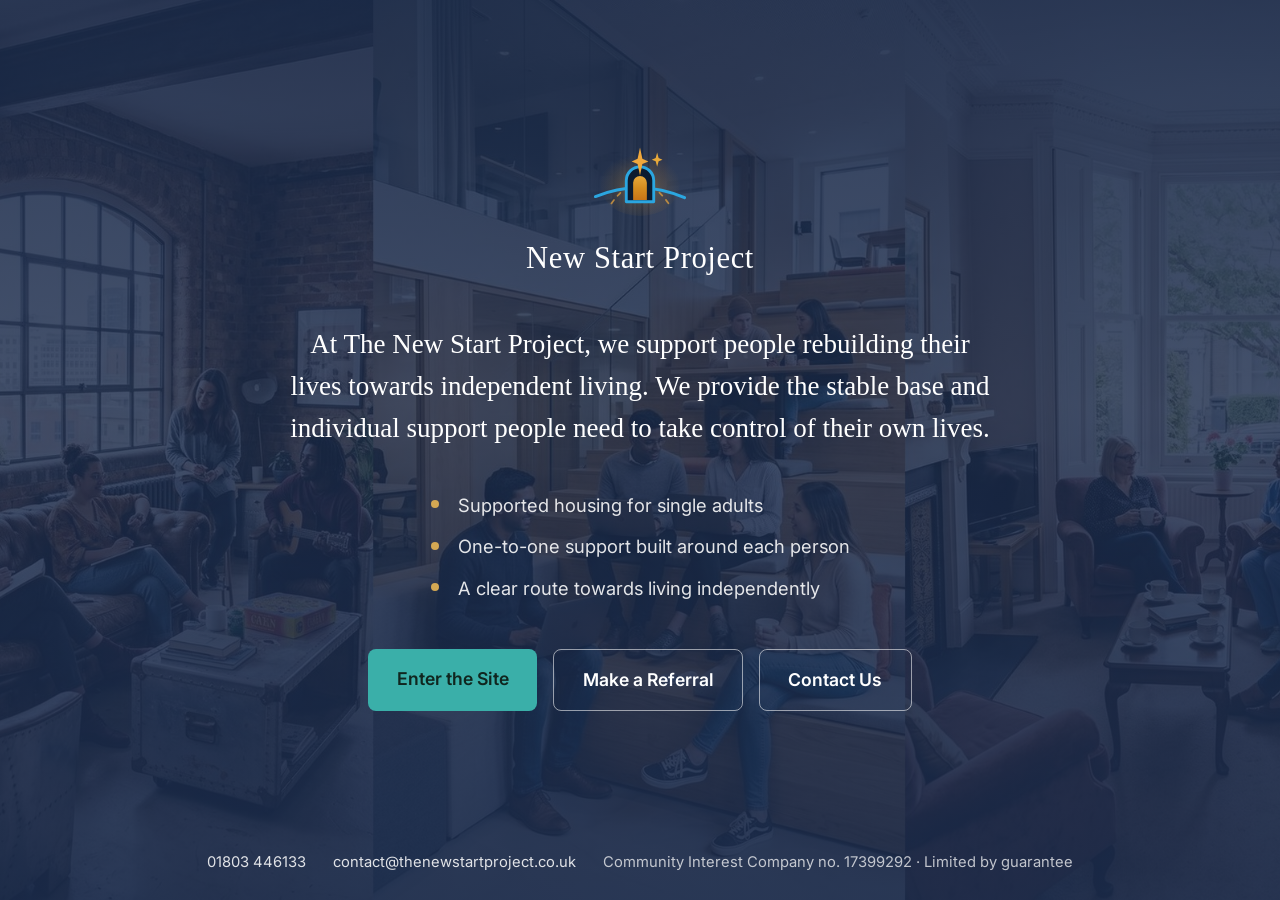
<file: index.html>
<!DOCTYPE html>
<html lang="en">
<head>
  <meta charset="UTF-8">
  <meta name="viewport" content="width=device-width, initial-scale=1.0">
  <title>The New Start Project Community CIC | Supported Housing in Devon</title>
  <meta name="description" content="The New Start Project Community CIC supports people rebuilding their lives towards independent living, with supported housing and individual support across Devon.">
  <link rel="stylesheet" href="style.css">
</head>
<body>

  <main class="splash">
    <div class="splash-overlay"></div>

    <div class="splash-inner">

      <div class="splash-brand">
        <img src="logo.svg" alt="" class="splash-mark">
        <span class="splash-brandname">New Start <span class="brand-accent">Project</span></span>
      </div>

      <p class="splash-statement">At The New Start Project, we support people rebuilding their lives towards independent living. We provide the stable base and individual support people need to take control of their own lives.</p>

      <ul class="splash-services">
        <li>Supported housing for single adults</li>
        <li>One-to-one support built around each person</li>
        <li>A clear route towards living independently</li>
      </ul>

      <div class="splash-buttons">
        <a href="welcome.html" class="splash-cta">Enter the Site</a>
        <a href="referrals.html" class="splash-cta-outline">Make a Referral</a>
        <a href="contact.html" class="splash-cta-outline">Contact Us</a>
      </div>

    </div>

    <div class="splash-foot">
      <span><a href="tel:01803446133">01803 446133</a></span>
      <span><a href="mailto:contact@thenewstartproject.co.uk">contact@thenewstartproject.co.uk</a></span>
      <span>Community Interest Company no. 17399292 &middot; Limited by guarantee</span>
    </div>

  </main>

</body>
</html>
</file>
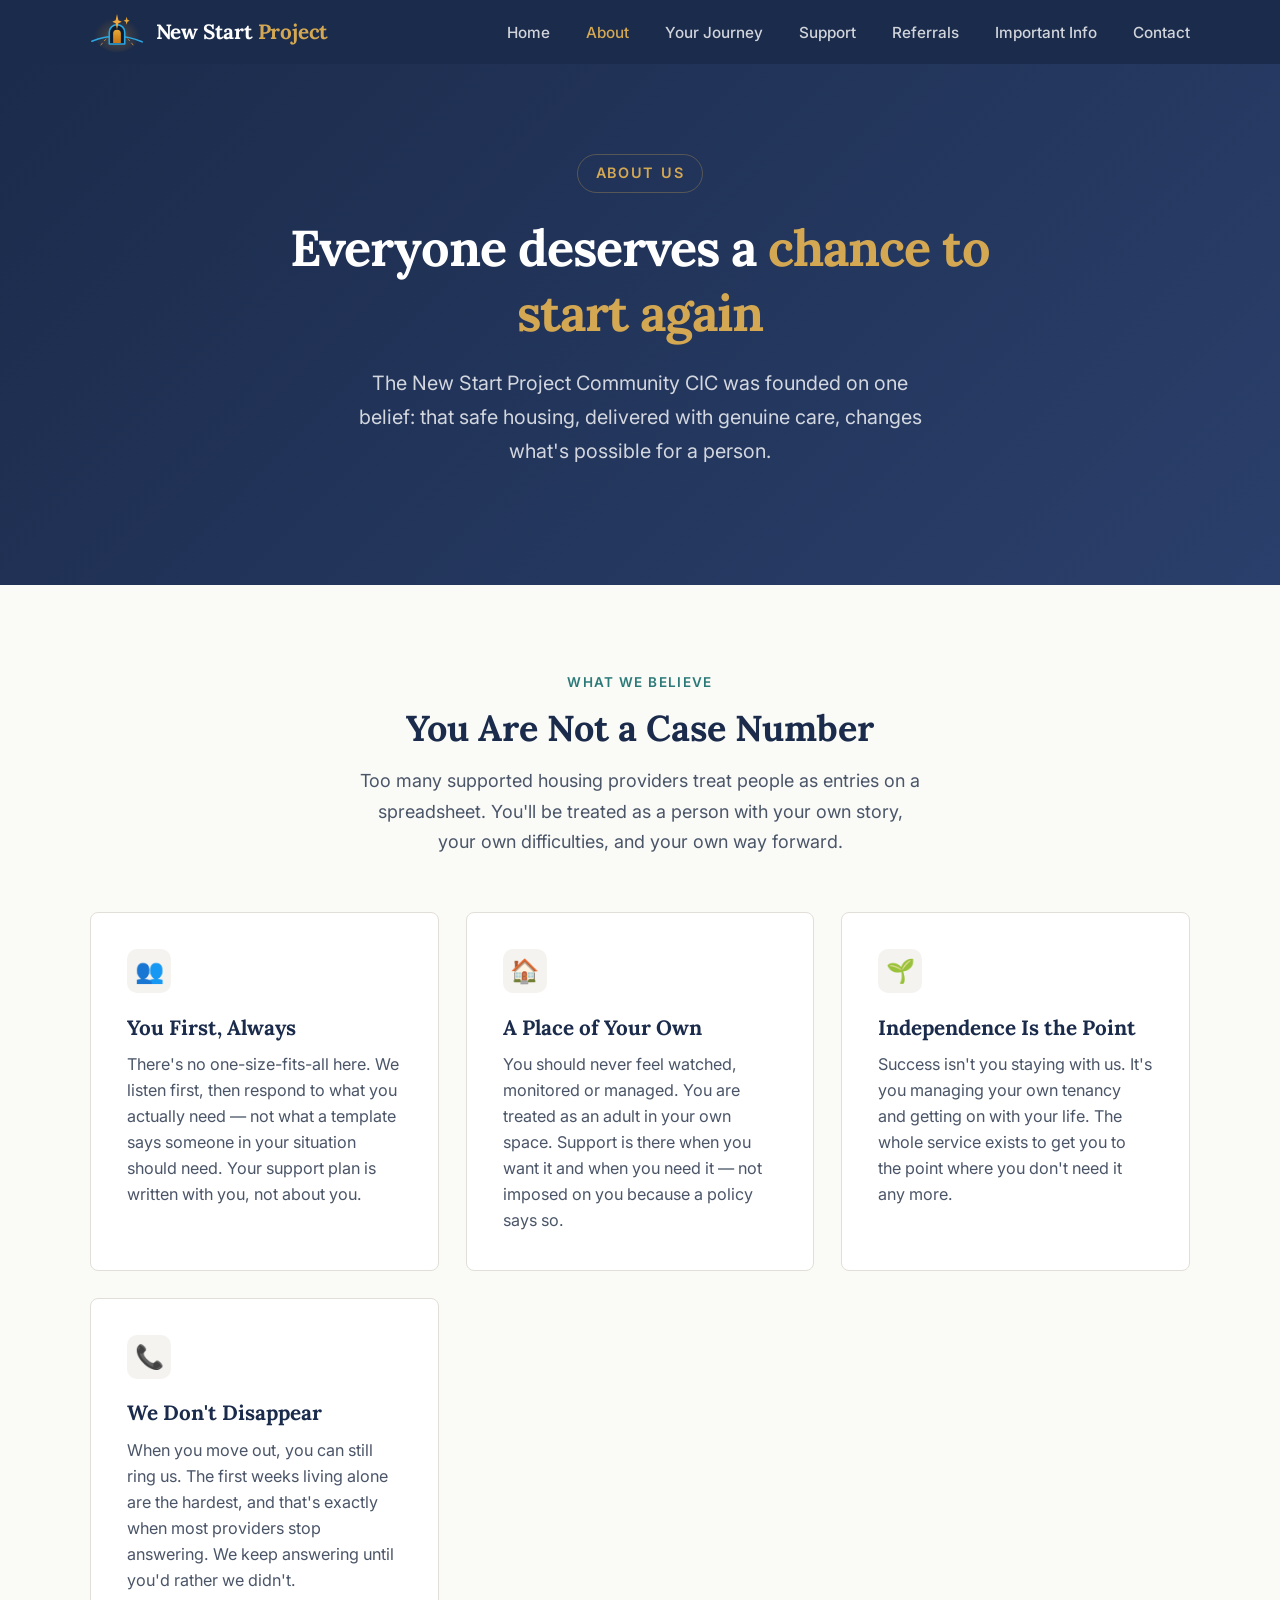
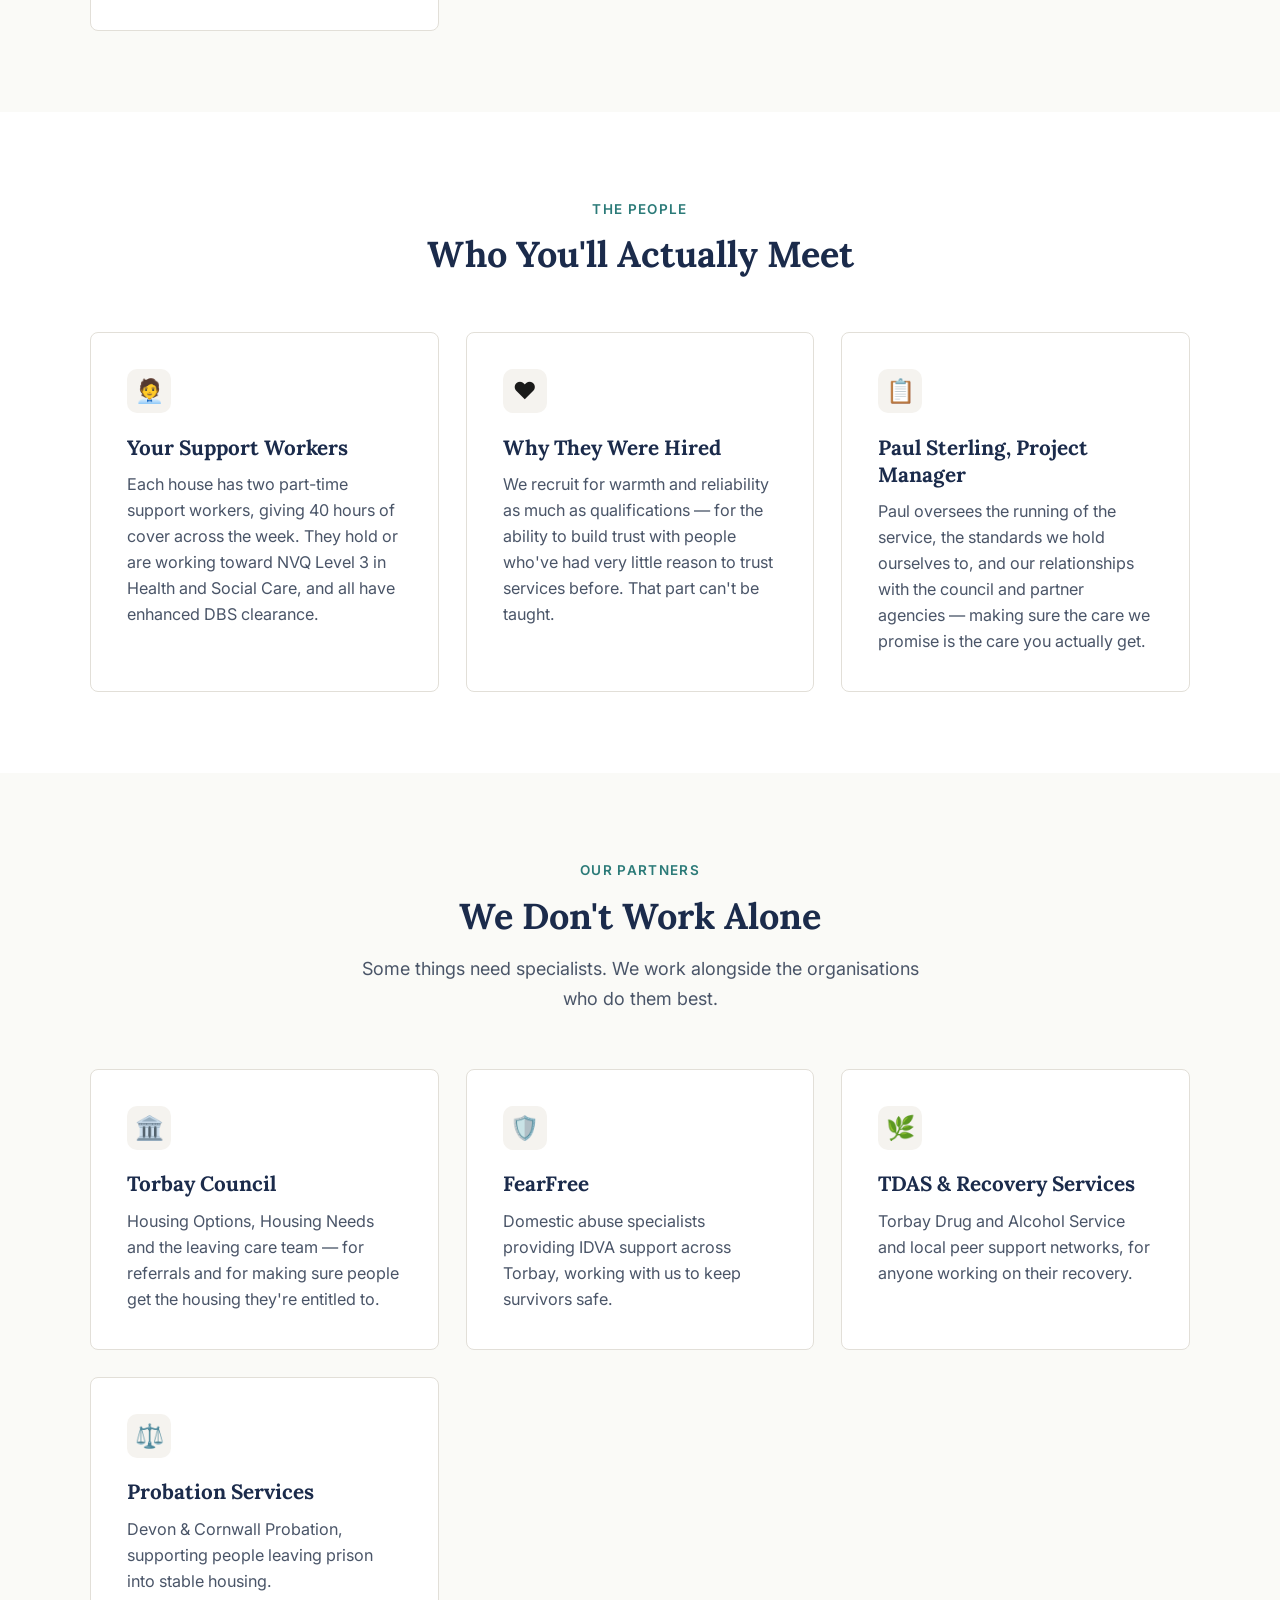
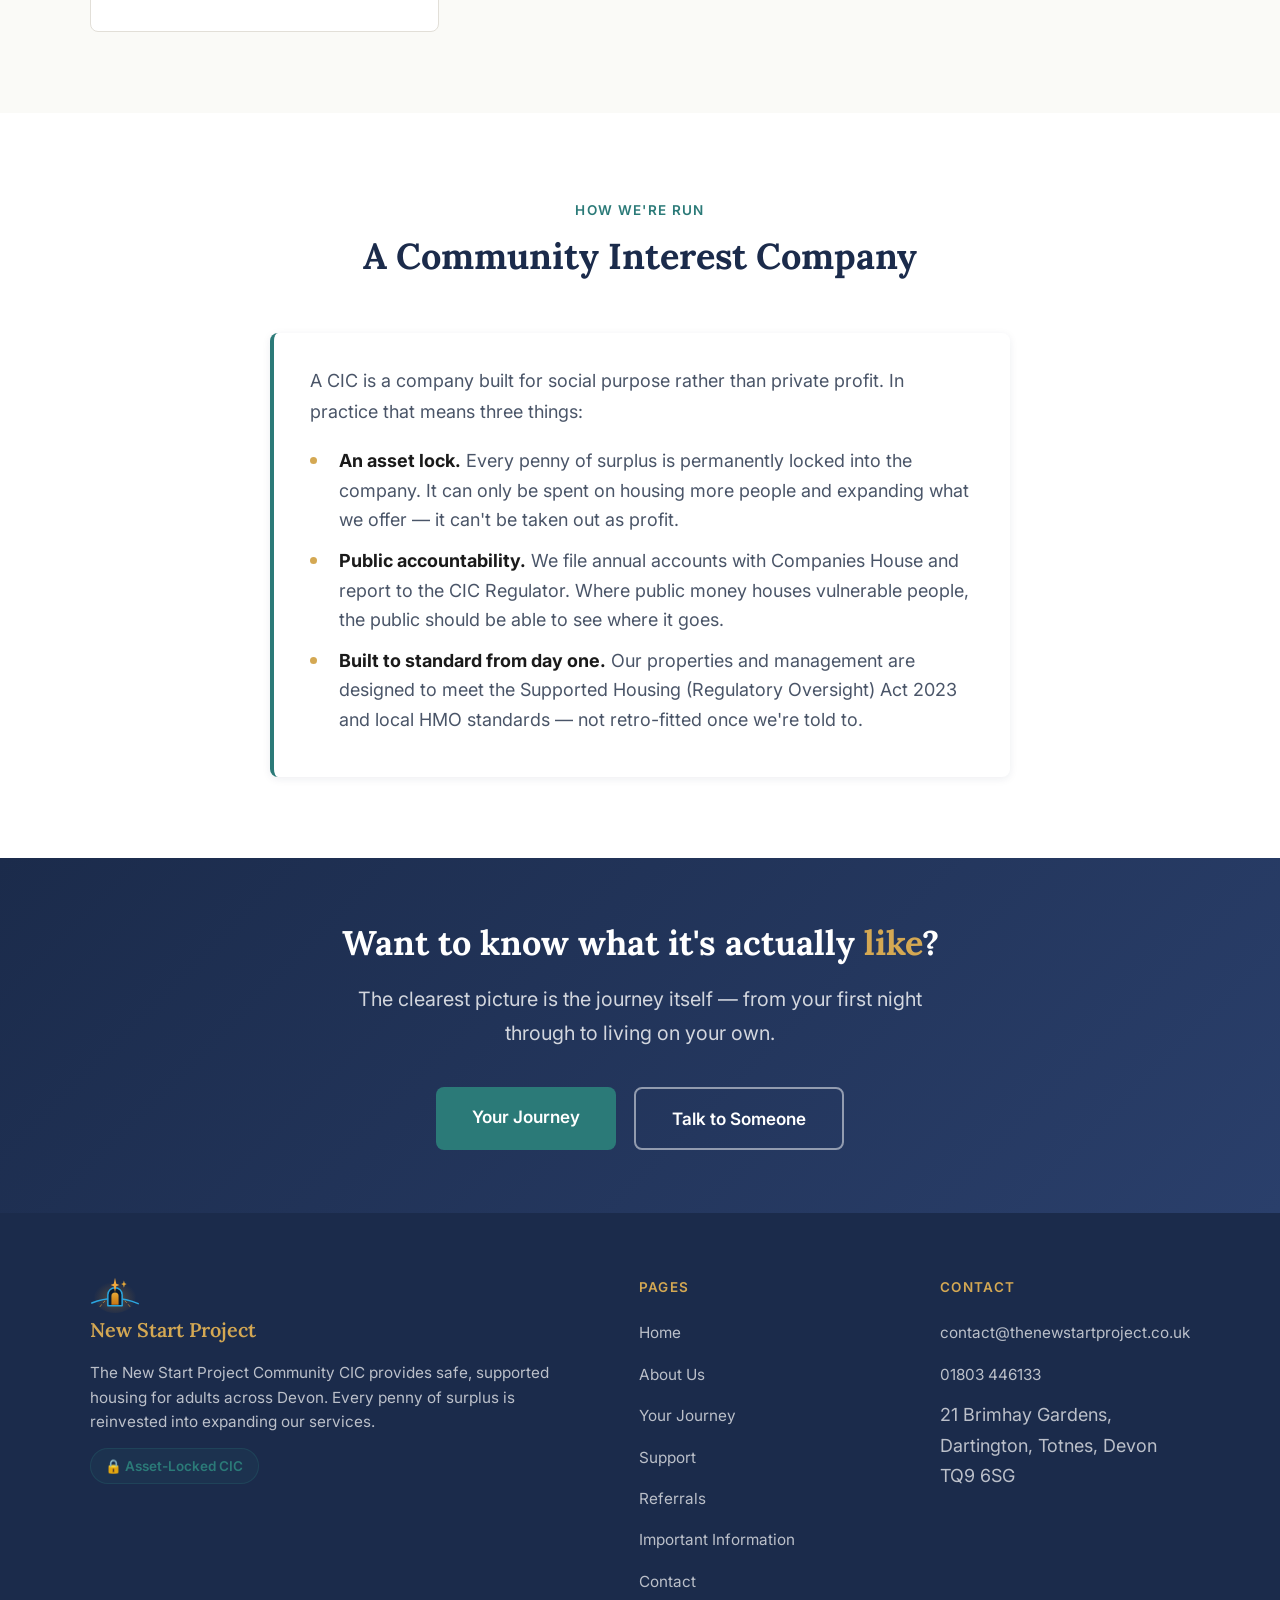
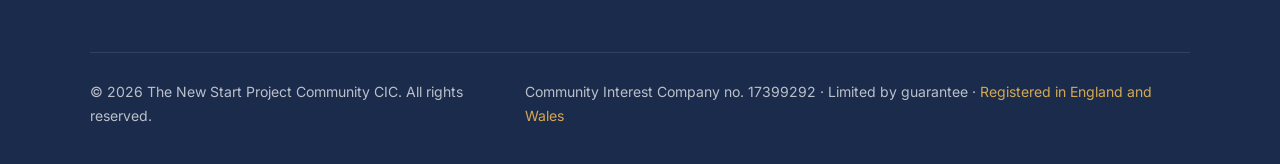
<file: about.html>
<!DOCTYPE html>
<html lang="en">
<head>
  <meta charset="UTF-8">
  <meta name="viewport" content="width=device-width, initial-scale=1.0">
  <title>About Us | The New Start Project Community CIC</title>
  <meta name="description" content="Who we are, what we believe, and how we are run. A Community Interest Company providing supported housing for adults across Devon.">
  <link rel="stylesheet" href="style.css">
</head>
<body>

  <nav class="site-nav">
    <div class="nav-inner">
      <a href="index.html" class="nav-brand">
        <img src="logo.svg" alt="" class="brand-mark">
        <span class="brand-text">New Start <span class="brand-accent">Project</span></span>
      </a>
      <button class="nav-toggle" onclick="document.querySelector('.nav-links').classList.toggle('open')" aria-label="Menu">
        <span></span><span></span><span></span>
      </button>
      <ul class="nav-links">
        <li><a href="index.html">Home</a></li>
        <li><a href="about.html" class="active">About</a></li>
        <li><a href="journey.html">Your Journey</a></li>
        <li><a href="services.html">Support</a></li>
        <li><a href="referrals.html">Referrals</a></li>
        <li><a href="important-information.html">Important Info</a></li>
        <li><a href="contact.html">Contact</a></li>
      </ul>
    </div>
  </nav>

  <section class="hero">
    <div class="hero-inner">
      <div class="hero-tag">About Us</div>
      <h1>Everyone deserves a <em>chance to start again</em></h1>
      <p>The New Start Project Community CIC was founded on one belief: that safe housing, delivered with genuine care, changes what's possible for a person.</p>
    </div>
  </section>

  <div class="section">
    <div class="section-inner">
      <div class="section-header">
        <div class="section-label">What We Believe</div>
        <h2>You Are Not a Case Number</h2>
        <p>Too many supported housing providers treat people as entries on a spreadsheet. You'll be treated as a person with your own story, your own difficulties, and your own way forward.</p>
      </div>
      <div class="cards-grid">
        <div class="card">
          <div class="card-icon">👥</div>
          <h3>You First, Always</h3>
          <p>There's no one-size-fits-all here. We listen first, then respond to what you actually need — not what a template says someone in your situation should need. Your support plan is written with you, not about you.</p>
        </div>
        <div class="card">
          <div class="card-icon">🏠</div>
          <h3>A Place of Your Own</h3>
          <p>You should never feel watched, monitored or managed. You are treated as an adult in your own space. Support is there when you want it and when you need it — not imposed on you because a policy says so.</p>
        </div>
        <div class="card">
          <div class="card-icon">🌱</div>
          <h3>Independence Is the Point</h3>
          <p>Success isn't you staying with us. It's you managing your own tenancy and getting on with your life. The whole service exists to get you to the point where you don't need it any more.</p>
        </div>
        <div class="card">
          <div class="card-icon">📞</div>
          <h3>We Don't Disappear</h3>
          <p>When you move out, you can still ring us. The first weeks living alone are the hardest, and that's exactly when most providers stop answering. We keep answering until you'd rather we didn't.</p>
        </div>
      </div>
    </div>
  </div>

  <div class="section section-alt">
    <div class="section-inner">
      <div class="section-header">
        <div class="section-label">The People</div>
        <h2>Who You'll Actually Meet</h2>
      </div>
      <div class="cards-grid">
        <div class="card">
          <div class="card-icon">🧑‍💼</div>
          <h3>Your Support Workers</h3>
          <p>Each house has two part-time support workers, giving 40 hours of cover across the week. They hold or are working toward NVQ Level 3 in Health and Social Care, and all have enhanced DBS clearance.</p>
        </div>
        <div class="card">
          <div class="card-icon">❤️</div>
          <h3>Why They Were Hired</h3>
          <p>We recruit for warmth and reliability as much as qualifications — for the ability to build trust with people who've had very little reason to trust services before. That part can't be taught.</p>
        </div>
        <div class="card">
          <div class="card-icon">📋</div>
          <h3>Paul Sterling, Project Manager</h3>
          <p>Paul oversees the running of the service, the standards we hold ourselves to, and our relationships with the council and partner agencies — making sure the care we promise is the care you actually get.</p>
        </div>
      </div>
    </div>
  </div>

  <div class="section">
    <div class="section-inner">
      <div class="section-header">
        <div class="section-label">Our Partners</div>
        <h2>We Don't Work Alone</h2>
        <p>Some things need specialists. We work alongside the organisations who do them best.</p>
      </div>
      <div class="cards-grid">
        <div class="card">
          <div class="card-icon">🏛️</div>
          <h3>Torbay Council</h3>
          <p>Housing Options, Housing Needs and the leaving care team — for referrals and for making sure people get the housing they're entitled to.</p>
        </div>
        <div class="card">
          <div class="card-icon">🛡️</div>
          <h3>FearFree</h3>
          <p>Domestic abuse specialists providing IDVA support across Torbay, working with us to keep survivors safe.</p>
        </div>
        <div class="card">
          <div class="card-icon">🌿</div>
          <h3>TDAS &amp; Recovery Services</h3>
          <p>Torbay Drug and Alcohol Service and local peer support networks, for anyone working on their recovery.</p>
        </div>
        <div class="card">
          <div class="card-icon">⚖️</div>
          <h3>Probation Services</h3>
          <p>Devon &amp; Cornwall Probation, supporting people leaving prison into stable housing.</p>
        </div>
      </div>
    </div>
  </div>

  <div class="section section-alt">
    <div class="section-inner">
      <div class="section-header">
        <div class="section-label">How We're Run</div>
        <h2>A Community Interest Company</h2>
      </div>
      <div class="callout">
        <p>A CIC is a company built for social purpose rather than private profit. In practice that means three things:</p>
        <ul class="stage-list">
          <li><strong>An asset lock.</strong> Every penny of surplus is permanently locked into the company. It can only be spent on housing more people and expanding what we offer — it can't be taken out as profit.</li>
          <li><strong>Public accountability.</strong> We file annual accounts with Companies House and report to the CIC Regulator. Where public money houses vulnerable people, the public should be able to see where it goes.</li>
          <li><strong>Built to standard from day one.</strong> Our properties and management are designed to meet the Supported Housing (Regulatory Oversight) Act 2023 and local HMO standards — not retro-fitted once we're told to.</li>
        </ul>
      </div>
    </div>
  </div>

  <section class="hero" style="padding: 3.5rem 0;">
    <div class="hero-inner">
      <h2>Want to know what it's actually <em>like</em>?</h2>
      <p>The clearest picture is the journey itself — from your first night through to living on your own.</p>
      <div class="hero-buttons">
        <a href="journey.html" class="hero-cta">Your Journey</a>
        <a href="contact.html" class="hero-cta-outline">Talk to Someone</a>
      </div>
    </div>
  </section>

  <footer class="site-footer">
    <div class="footer-inner">
      <div class="footer-grid">
        <div>
          <div class="footer-brand">
            <img src="logo.svg" alt="" class="brand-mark">
            <span>New Start <span class="brand-accent">Project</span></span>
          </div>
          <p class="footer-desc">The New Start Project Community CIC provides safe, supported housing for adults across Devon. Every penny of surplus is reinvested into expanding our services.</p>
          <div class="cic-badge" style="margin-top: 0.75rem;">🔒 Asset-Locked CIC</div>
        </div>
        <div>
          <div class="footer-heading">Pages</div>
          <ul class="footer-links">
            <li><a href="index.html">Home</a></li>
            <li><a href="about.html">About Us</a></li>
            <li><a href="journey.html">Your Journey</a></li>
            <li><a href="services.html">Support</a></li>
            <li><a href="referrals.html">Referrals</a></li>
            <li><a href="important-information.html">Important Information</a></li>
            <li><a href="contact.html">Contact</a></li>
          </ul>
        </div>
        <div>
          <div class="footer-heading">Contact</div>
          <ul class="footer-links">
            <li><a href="mailto:contact@thenewstartproject.co.uk">contact@thenewstartproject.co.uk</a></li>
            <li><a href="tel:01803446133">01803 446133</a></li>
            <li>21 Brimhay Gardens, Dartington, Totnes, Devon TQ9 6SG</li>
          </ul>
        </div>
      </div>
      <div class="footer-bottom">
        <div>&copy; 2026 The New Start Project Community CIC. All rights reserved.</div>
        <div>Community Interest Company no. 17399292 &middot; Limited by guarantee &middot; <span>Registered in England and Wales</span></div>
      </div>
    </div>
  </footer>

</body>
</html>
</file>
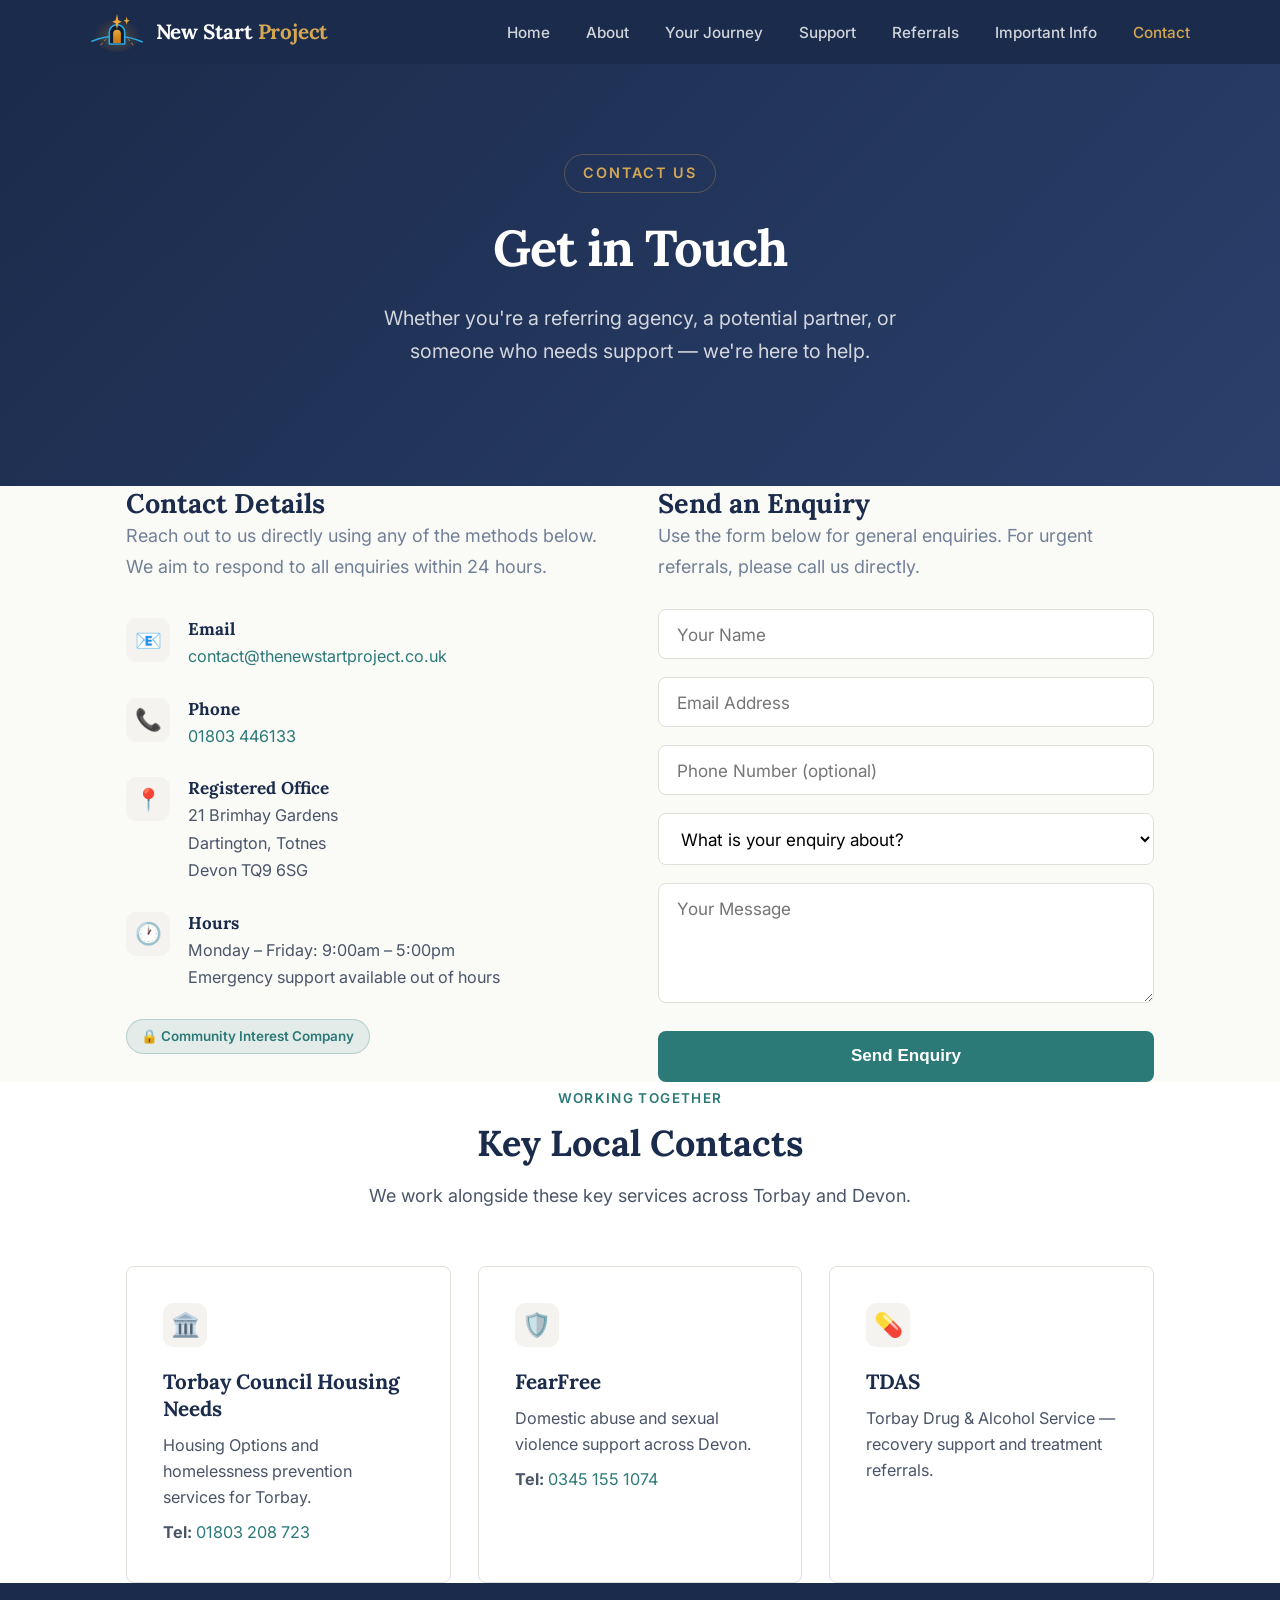
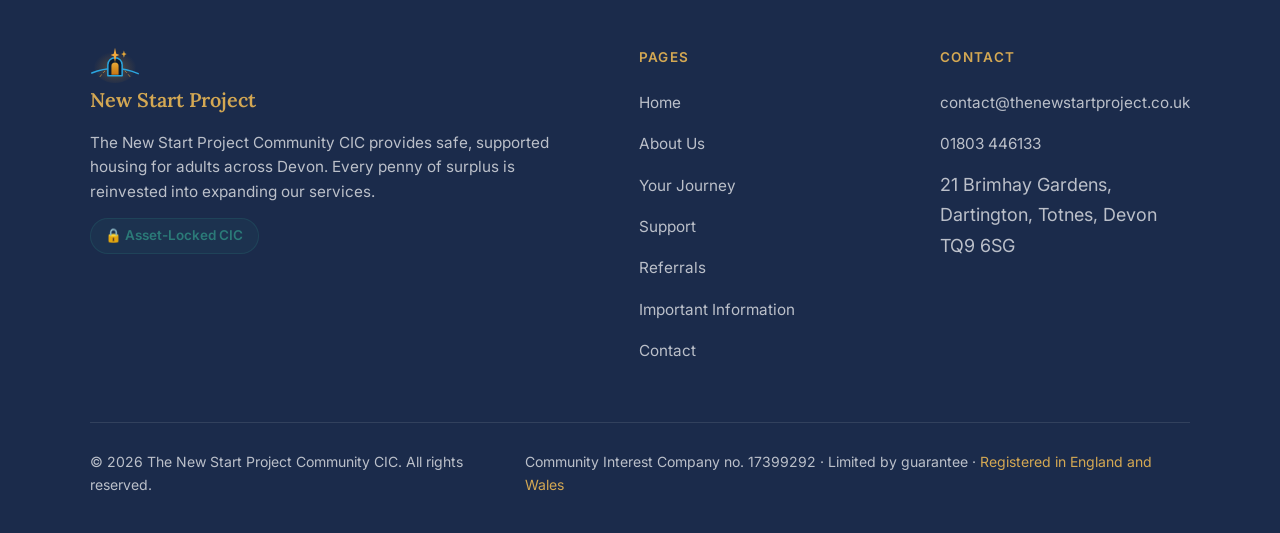
<file: contact.html>
<!DOCTYPE html>
<html lang="en">
<head>
  <meta charset="UTF-8">
  <meta name="viewport" content="width=device-width, initial-scale=1.0">
  <title>Contact | The New Start Project Community CIC</title>
  <meta name="description" content="Get in touch with The New Start Project Community CIC. Contact us about referrals, partnerships, or general enquiries.">
  <link rel="preconnect" href="https://fonts.googleapis.com">
  <link href="https://fonts.googleapis.com/css2?family=Inter:wght@400;500;600;700;800&display=swap" rel="stylesheet">
  <link rel="stylesheet" href="style.css">
</head>
<body>

  <nav class="site-nav">
    <div class="nav-inner">
      <a href="index.html" class="nav-brand">
        <img src="logo.svg" alt="" class="brand-mark">
        <span class="brand-text">New Start <span class="brand-accent">Project</span></span>
      </a>
      <button class="nav-toggle" onclick="document.querySelector('.nav-links').classList.toggle('open')" aria-label="Menu">
        <span></span><span></span><span></span>
      </button>
      <ul class="nav-links">
        <li><a href="index.html">Home</a></li>
        <li><a href="about.html">About</a></li>
        <li><a href="journey.html">Your Journey</a></li>
        <li><a href="services.html">Support</a></li>
        <li><a href="referrals.html">Referrals</a></li>
        <li><a href="important-information.html">Important Info</a></li>
        <li><a href="contact.html" class="active">Contact</a></li>
      </ul>
    </div>
  </nav>

  <section class="hero">
    <div class="container">
      <div class="hero-badge">Contact Us</div>
      <h1>Get in <span>Touch</span></h1>
      <p>Whether you're a referring agency, a potential partner, or someone who needs support — we're here to help.</p>
    </div>
  </section>

  <section>
    <div class="container">
      <div class="contact-grid">
        <!-- LEFT: CONTACT INFO -->
        <div>
          <h2>Contact Details</h2>
          <p style="color: var(--text-light); margin-bottom: 2rem;">Reach out to us directly using any of the methods below. We aim to respond to all enquiries within 24 hours.</p>

          <div class="contact-info-block">
            <div class="contact-icon">📧</div>
            <div>
              <h4>Email</h4>
              <p><a href="mailto:contact@thenewstartproject.co.uk">contact@thenewstartproject.co.uk</a></p>
            </div>
          </div>

          <div class="contact-info-block">
            <div class="contact-icon">📞</div>
            <div>
              <h4>Phone</h4>
              <p><a href="tel:01803446133">01803 446133</a></p>
            </div>
          </div>

          <div class="contact-info-block">
            <div class="contact-icon">📍</div>
            <div>
              <h4>Registered Office</h4>
              <p>21 Brimhay Gardens<br>Dartington, Totnes<br>Devon TQ9 6SG</p>
            </div>
          </div>

          <div class="contact-info-block">
            <div class="contact-icon">🕐</div>
            <div>
              <h4>Hours</h4>
              <p>Monday – Friday: 9:00am – 5:00pm<br>Emergency support available out of hours</p>
            </div>
          </div>

          <div style="margin-top: 1.5rem;">
            <div class="cic-badge">🔒 Community Interest Company</div>
          </div>
        </div>

        <!-- RIGHT: ENQUIRY FORM -->
        <div>
          <h2>Send an Enquiry</h2>
          <p style="color: var(--text-light); margin-bottom: 1.5rem;">Use the form below for general enquiries. For urgent referrals, please call us directly.</p>

          <div class="contact-form">
            <input type="text" placeholder="Your Name" required>
            <input type="email" placeholder="Email Address" required>
            <input type="tel" placeholder="Phone Number (optional)">
            <select>
              <option value="" disabled selected>What is your enquiry about?</option>
              <option value="referral">Making a Referral</option>
              <option value="partnership">Partnership / Agency Enquiry</option>
              <option value="general">General Enquiry</option>
              <option value="support">I Need Support</option>
            </select>
            <textarea placeholder="Your Message" required></textarea>
            <button class="btn btn-primary" style="width: 100%;" onclick="alert('Thank you for your enquiry. This form is not yet active — please contact us directly at contact@thenewstartproject.co.uk or 01803 446133.')">Send Enquiry</button>
          </div>
        </div>
      </div>
    </div>
  </section>

  <!-- KEY PARTNERS -->
  <section>
    <div class="container">
      <div class="section-header">
        <div class="section-label">Working Together</div>
        <h2>Key Local Contacts</h2>
        <p>We work alongside these key services across Torbay and Devon.</p>
      </div>
      <div class="card-grid">
        <div class="card">
          <div class="card-icon">🏛️</div>
          <h3>Torbay Council Housing Needs</h3>
          <p>Housing Options and homelessness prevention services for Torbay.</p>
          <p style="margin-top: 0.5rem;"><strong>Tel:</strong> <a href="tel:01803208723">01803 208 723</a></p>
        </div>
        <div class="card">
          <div class="card-icon">🛡️</div>
          <h3>FearFree</h3>
          <p>Domestic abuse and sexual violence support across Devon.</p>
          <p style="margin-top: 0.5rem;"><strong>Tel:</strong> <a href="tel:03451551074">0345 155 1074</a></p>
        </div>
        <div class="card">
          <div class="card-icon">💊</div>
          <h3>TDAS</h3>
          <p>Torbay Drug &amp; Alcohol Service — recovery support and treatment referrals.</p>
        </div>
      </div>
    </div>
  </section>

  <footer class="site-footer">
    <div class="footer-inner">
      <div class="footer-grid">
        <div>
          <div class="footer-brand">
            <img src="logo.svg" alt="" class="brand-mark">
            <span>New Start <span class="brand-accent">Project</span></span>
          </div>
          <p class="footer-desc">The New Start Project Community CIC provides safe, supported housing for adults across Devon. Every penny of surplus is reinvested into expanding our services.</p>
          <div class="cic-badge" style="margin-top: 0.75rem;">🔒 Asset-Locked CIC</div>
        </div>
        <div>
          <div class="footer-heading">Pages</div>
          <ul class="footer-links">
            <li><a href="index.html">Home</a></li>
            <li><a href="about.html">About Us</a></li>
            <li><a href="journey.html">Your Journey</a></li>
            <li><a href="services.html">Support</a></li>
            <li><a href="referrals.html">Referrals</a></li>
            <li><a href="important-information.html">Important Information</a></li>
            <li><a href="contact.html">Contact</a></li>
          </ul>
        </div>
        <div>
          <div class="footer-heading">Contact</div>
          <ul class="footer-links">
            <li><a href="mailto:contact@thenewstartproject.co.uk">contact@thenewstartproject.co.uk</a></li>
            <li><a href="tel:01803446133">01803 446133</a></li>
            <li>21 Brimhay Gardens, Dartington, Totnes, Devon TQ9 6SG</li>
          </ul>
        </div>
      </div>
      <div class="footer-bottom">
        <div>&copy; 2026 The New Start Project Community CIC. All rights reserved.</div>
        <div>Community Interest Company no. 17399292 &middot; Limited by guarantee &middot; <span>Registered in England and Wales</span></div>
      </div>
    </div>
  </footer>

</body>
</html>
</file>
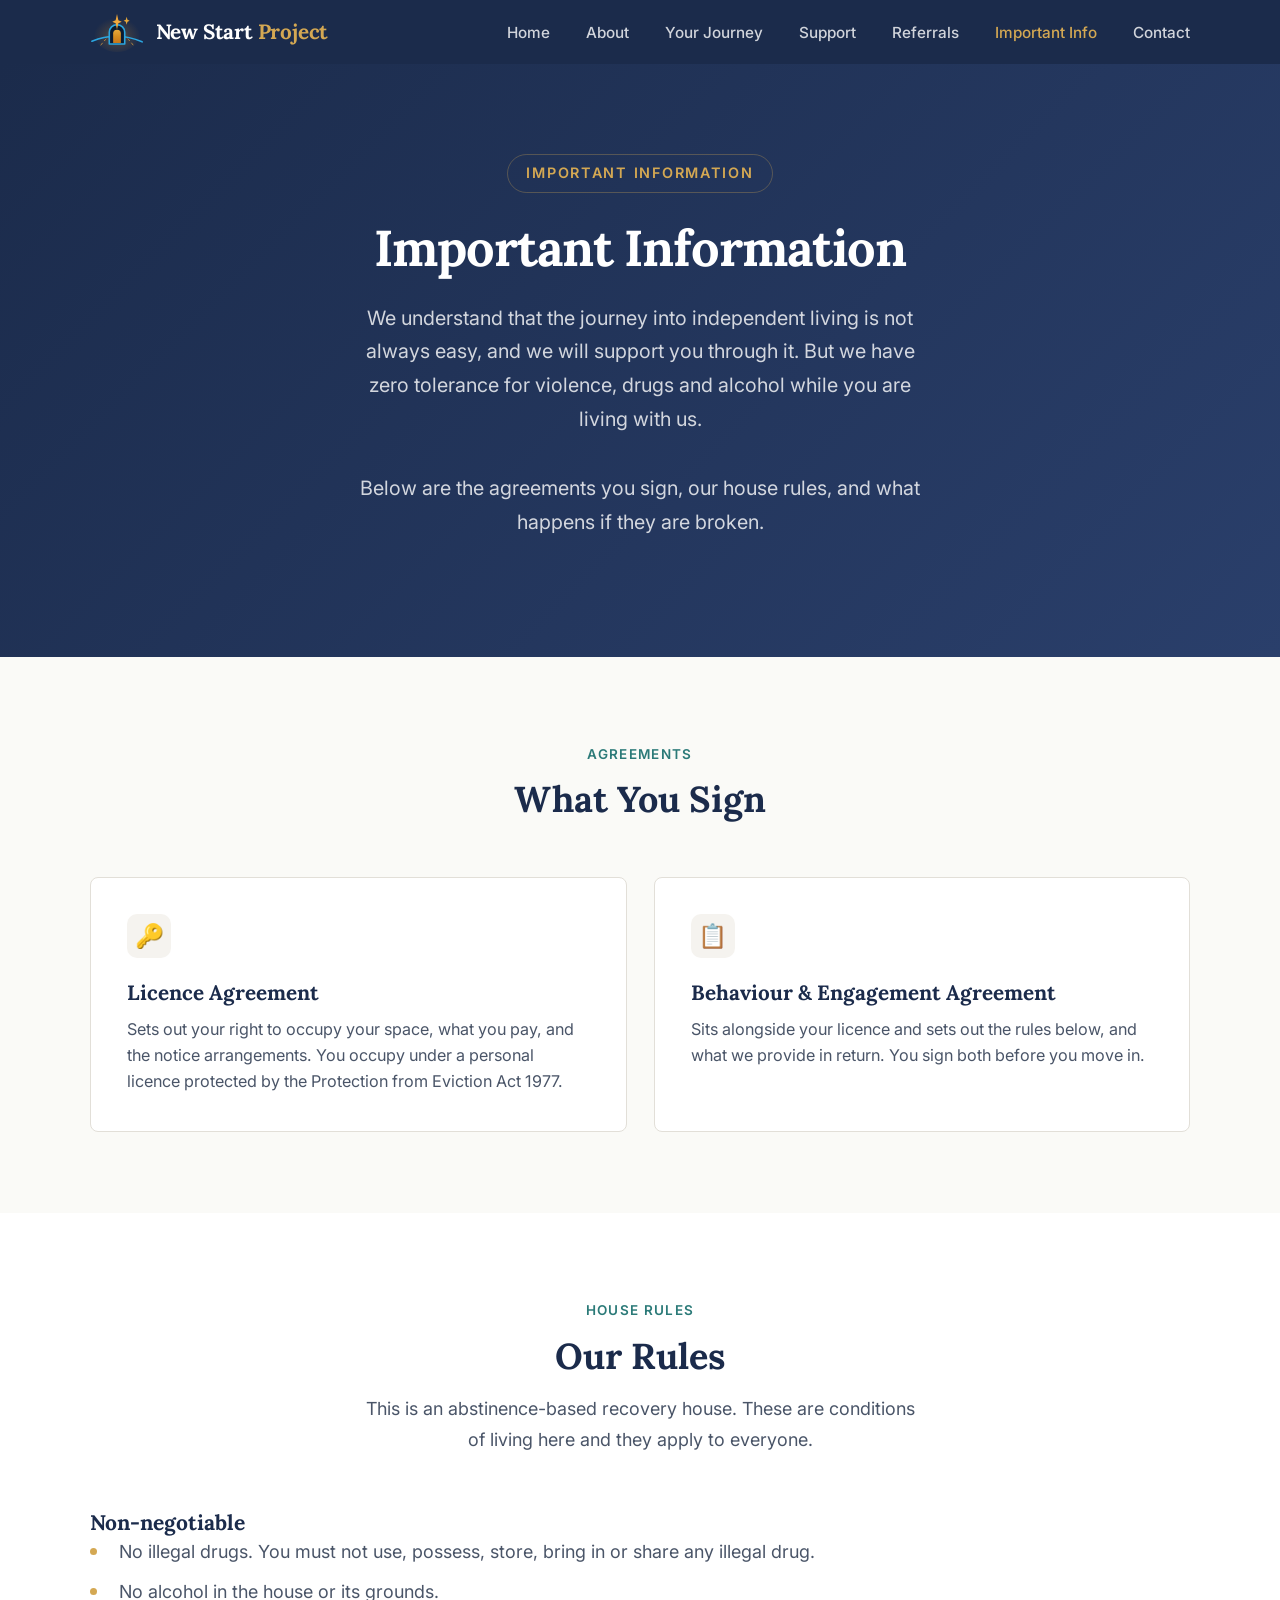
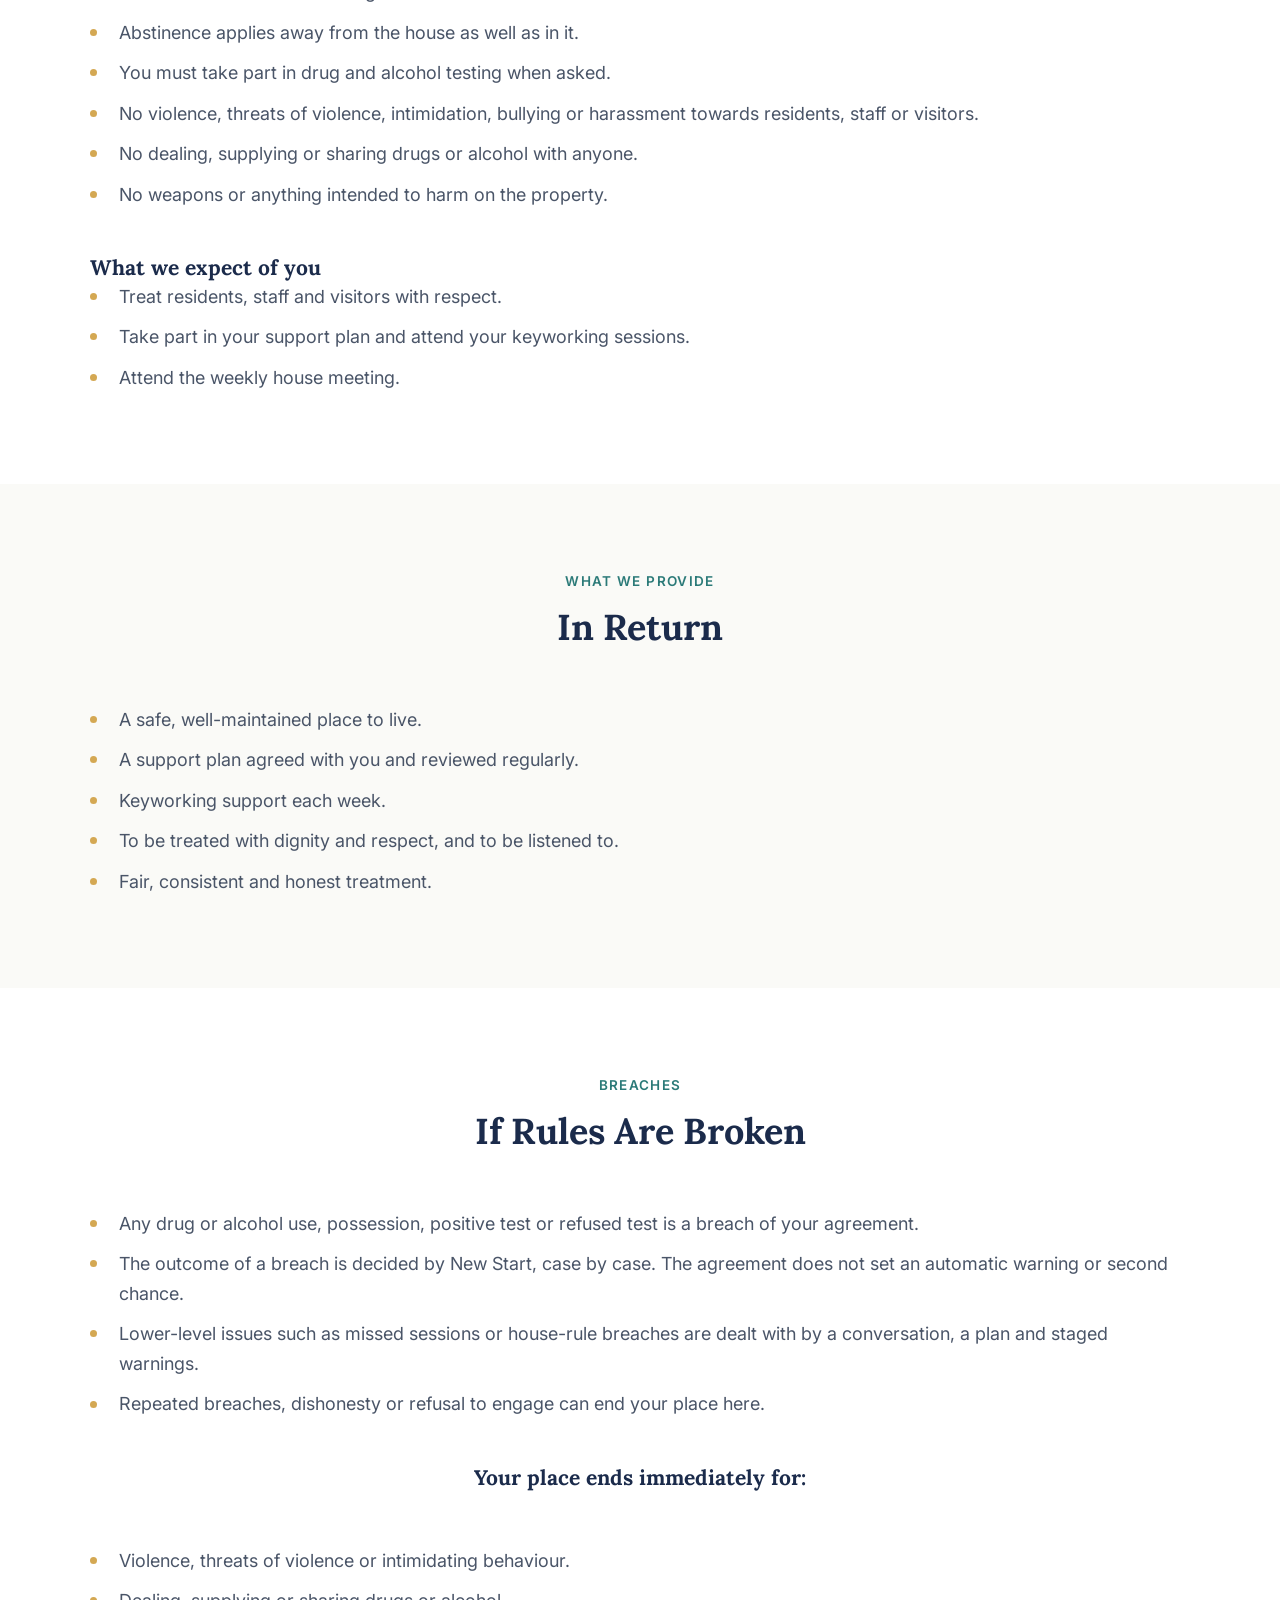
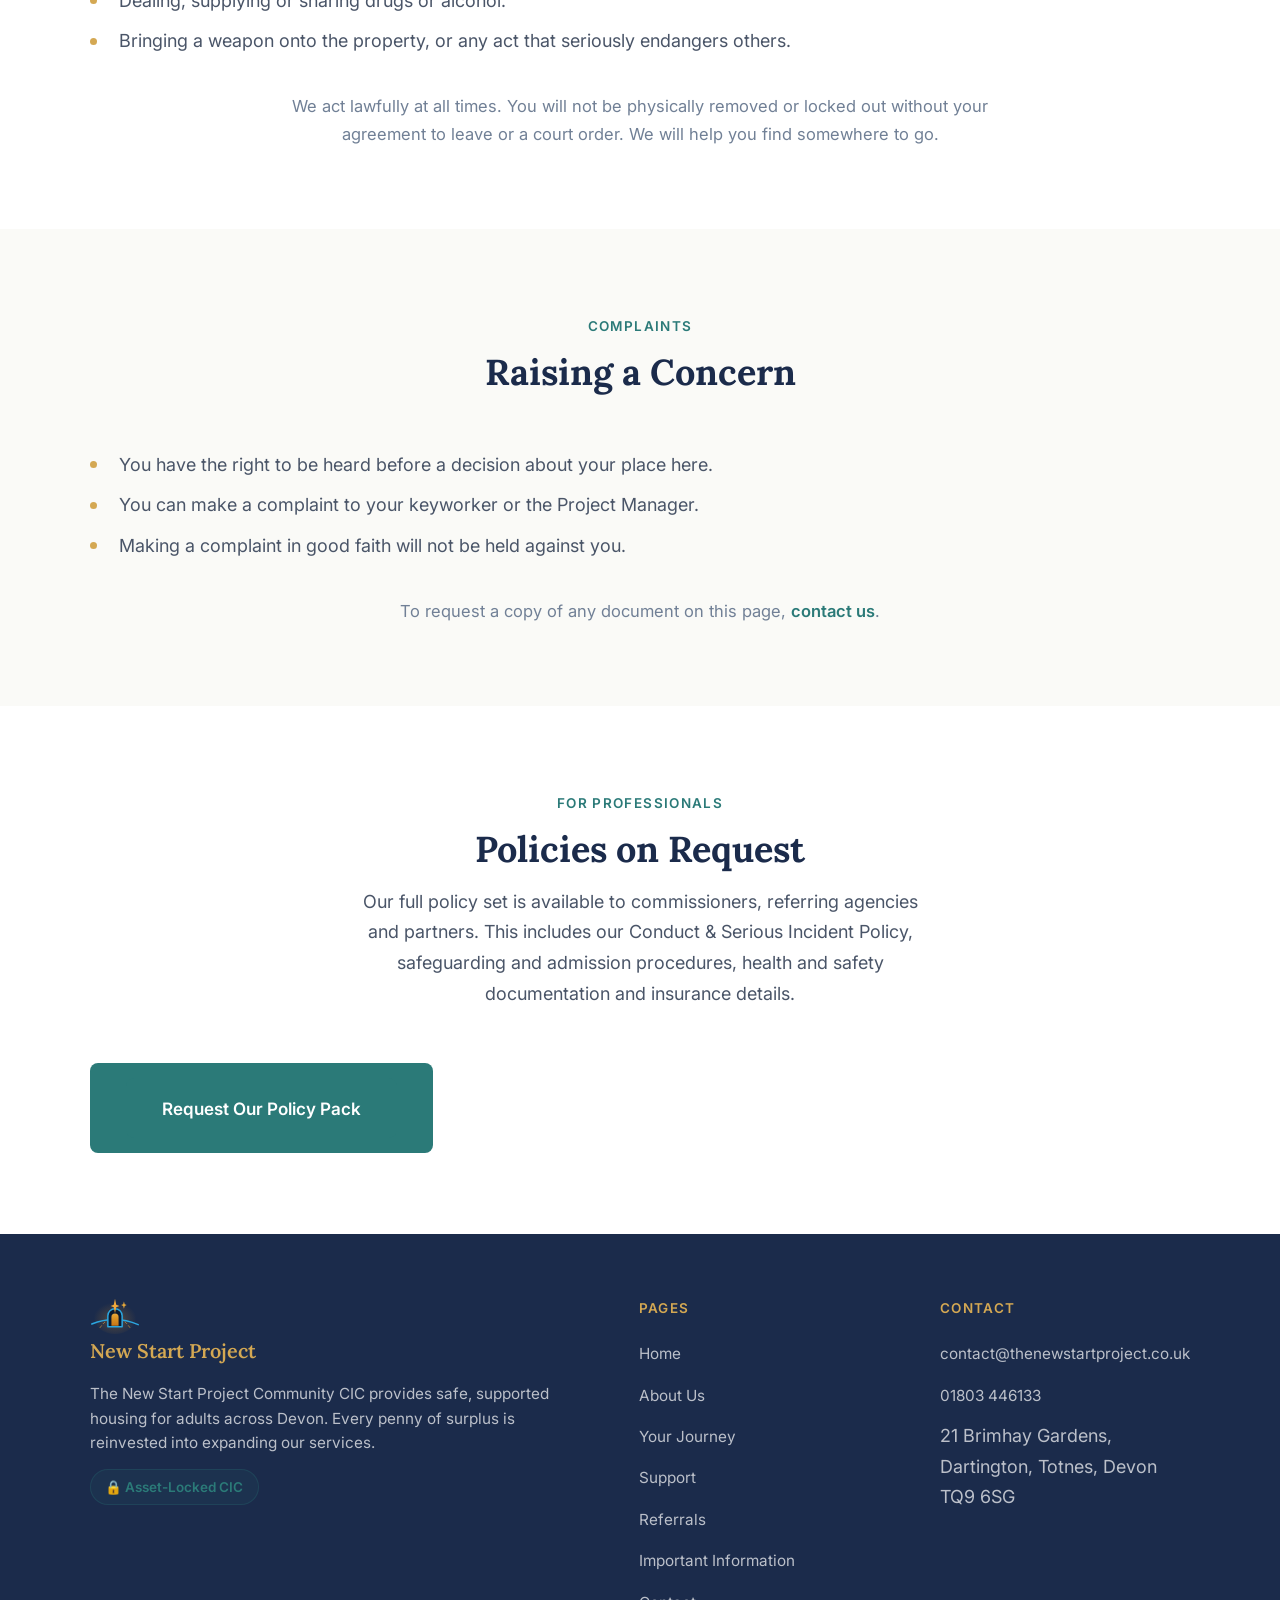
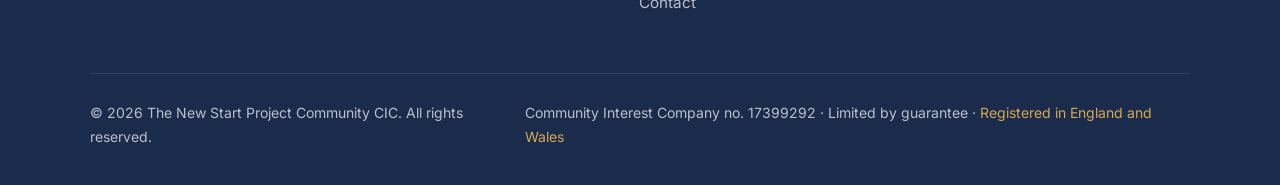
<file: important-information.html>
<!DOCTYPE html>
<html lang="en-GB">
<head>
  <meta charset="utf-8">
  <meta name="viewport" content="width=device-width, initial-scale=1">
  <title>Important Information | The New Start Project Community CIC</title>
  <meta name="description" content="The agreements you sign, our house rules, and what happens if they are broken.">
  <link rel="icon" href="logo.svg">
  <link rel="stylesheet" href="style.css">
</head>
<body>

  <nav class="site-nav">
    <div class="nav-inner">
      <a href="index.html" class="nav-brand">
        <img src="logo.svg" alt="" class="brand-mark">
        <span class="brand-text">New Start <span class="brand-accent">Project</span></span>
      </a>
      <button class="nav-toggle" onclick="document.querySelector('.nav-links').classList.toggle('open')" aria-label="Menu">
        <span></span><span></span><span></span>
      </button>
      <ul class="nav-links">
        <li><a href="index.html">Home</a></li>
        <li><a href="about.html">About</a></li>
        <li><a href="journey.html">Your Journey</a></li>
        <li><a href="services.html">Support</a></li>
        <li><a href="referrals.html">Referrals</a></li>
        <li><a href="important-information.html" class="active">Important Info</a></li>
        <li><a href="contact.html">Contact</a></li>
      </ul>
    </div>
  </nav>

  <section class="hero">
    <div class="hero-inner">
      <div class="hero-tag">IMPORTANT INFORMATION</div>
      <h1>Important Information</h1>
      <p>We understand that the journey into independent living is not always easy, and we will support you through it. But we have zero tolerance for violence, drugs and alcohol while you are living with us.</p>
      <p>Below are the agreements you sign, our house rules, and what happens if they are broken.</p>
    </div>
  </section>

  <section class="section">
    <div class="section-inner">
      <div class="section-header">
        <div class="section-label">AGREEMENTS</div>
        <h2>What You Sign</h2>
      </div>
      <div class="cards-grid">
        <div class="card">
          <div class="card-icon">🔑</div>
          <h3>Licence Agreement</h3>
          <p>Sets out your right to occupy your space, what you pay, and the notice arrangements. You occupy under a personal licence protected by the Protection from Eviction Act 1977.</p>
        </div>
        <div class="card">
          <div class="card-icon">📋</div>
          <h3>Behaviour &amp; Engagement Agreement</h3>
          <p>Sits alongside your licence and sets out the rules below, and what we provide in return. You sign both before you move in.</p>
        </div>
      </div>
    </div>
  </section>

  <section class="section section-alt">
    <div class="section-inner">
      <div class="section-header">
        <div class="section-label">HOUSE RULES</div>
        <h2>Our Rules</h2>
        <p>This is an abstinence-based recovery house. These are conditions of living here and they apply to everyone.</p>
      </div>

      <h3>Non-negotiable</h3>
      <ul class="stage-list">
        <li>No illegal drugs. You must not use, possess, store, bring in or share any illegal drug.</li>
        <li>No alcohol in the house or its grounds.</li>
        <li>Abstinence applies away from the house as well as in it.</li>
        <li>You must take part in drug and alcohol testing when asked.</li>
        <li>No violence, threats of violence, intimidation, bullying or harassment towards residents, staff or visitors.</li>
        <li>No dealing, supplying or sharing drugs or alcohol with anyone.</li>
        <li>No weapons or anything intended to harm on the property.</li>
      </ul>

      <h3 style="margin-top:2.5rem">What we expect of you</h3>
      <ul class="stage-list">
        <li>Treat residents, staff and visitors with respect.</li>
        <li>Take part in your support plan and attend your keyworking sessions.</li>
        <li>Attend the weekly house meeting.</li>
      </ul>
    </div>
  </section>

  <section class="section">
    <div class="section-inner">
      <div class="section-header">
        <div class="section-label">WHAT WE PROVIDE</div>
        <h2>In Return</h2>
      </div>
      <ul class="stage-list">
        <li>A safe, well-maintained place to live.</li>
        <li>A support plan agreed with you and reviewed regularly.</li>
        <li>Keyworking support each week.</li>
        <li>To be treated with dignity and respect, and to be listened to.</li>
        <li>Fair, consistent and honest treatment.</li>
      </ul>
    </div>
  </section>

  <section class="section section-alt">
    <div class="section-inner">
      <div class="section-header">
        <div class="section-label">BREACHES</div>
        <h2>If Rules Are Broken</h2>
      </div>
      <ul class="stage-list">
        <li>Any drug or alcohol use, possession, positive test or refused test is a breach of your agreement.</li>
        <li>The outcome of a breach is decided by New Start, case by case. The agreement does not set an automatic warning or second chance.</li>
        <li>Lower-level issues such as missed sessions or house-rule breaches are dealt with by a conversation, a plan and staged warnings.</li>
        <li>Repeated breaches, dishonesty or refusal to engage can end your place here.</li>
      </ul>
      <div class="section-header" style="margin-top:2.5rem">
        <h3>Your place ends immediately for:</h3>
      </div>
      <ul class="stage-list">
        <li>Violence, threats of violence or intimidating behaviour.</li>
        <li>Dealing, supplying or sharing drugs or alcohol.</li>
        <li>Bringing a weapon onto the property, or any act that seriously endangers others.</li>
      </ul>
      <p class="note">We act lawfully at all times. You will not be physically removed or locked out without your agreement to leave or a court order. We will help you find somewhere to go.</p>
    </div>
  </section>

  <section class="section">
    <div class="section-inner">
      <div class="section-header">
        <div class="section-label">COMPLAINTS</div>
        <h2>Raising a Concern</h2>
      </div>
      <ul class="stage-list">
        <li>You have the right to be heard before a decision about your place here.</li>
        <li>You can make a complaint to your keyworker or the Project Manager.</li>
        <li>Making a complaint in good faith will not be held against you.</li>
      </ul>
      <p class="note">To request a copy of any document on this page, <a href="contact.html">contact us</a>.</p>
    </div>
  </section>

  <section class="section section-alt">
    <div class="section-inner">
      <div class="section-header">
        <div class="section-label">FOR PROFESSIONALS</div>
        <h2>Policies on Request</h2>
        <p>Our full policy set is available to commissioners, referring agencies and partners. This includes our Conduct &amp; Serious Incident Policy, safeguarding and admission procedures, health and safety documentation and insurance details.</p>
      </div>
      <div class="hero-cta">
        <a href="contact.html" class="btn btn-primary">Request Our Policy Pack</a>
      </div>
    </div>
  </section>

  <footer class="site-footer">
    <div class="footer-inner">
      <div class="footer-grid">
        <div>
          <div class="footer-brand">
            <img src="logo.svg" alt="" class="brand-mark">
            <span>New Start <span class="brand-accent">Project</span></span>
          </div>
          <p class="footer-desc">The New Start Project Community CIC provides safe, supported housing for adults across Devon. Every penny of surplus is reinvested into expanding our services.</p>
          <div class="cic-badge" style="margin-top: 0.75rem;">🔒 Asset-Locked CIC</div>
        </div>
        <div>
          <div class="footer-heading">Pages</div>
          <ul class="footer-links">
            <li><a href="index.html">Home</a></li>
            <li><a href="about.html">About Us</a></li>
            <li><a href="journey.html">Your Journey</a></li>
            <li><a href="services.html">Support</a></li>
            <li><a href="referrals.html">Referrals</a></li>
            <li><a href="important-information.html">Important Information</a></li>
            <li><a href="contact.html">Contact</a></li>
          </ul>
        </div>
        <div>
          <div class="footer-heading">Contact</div>
          <ul class="footer-links">
            <li><a href="mailto:contact@thenewstartproject.co.uk">contact@thenewstartproject.co.uk</a></li>
            <li><a href="tel:01803446133">01803 446133</a></li>
            <li>21 Brimhay Gardens, Dartington, Totnes, Devon TQ9 6SG</li>
          </ul>
        </div>
      </div>
      <div class="footer-bottom">
        <div>&copy; 2026 The New Start Project Community CIC. All rights reserved.</div>
        <div>Community Interest Company no. 17399292 &middot; Limited by guarantee &middot; <span>Registered in England and Wales</span></div>
      </div>
    </div>
  </footer>

</body>
</html>
</file>
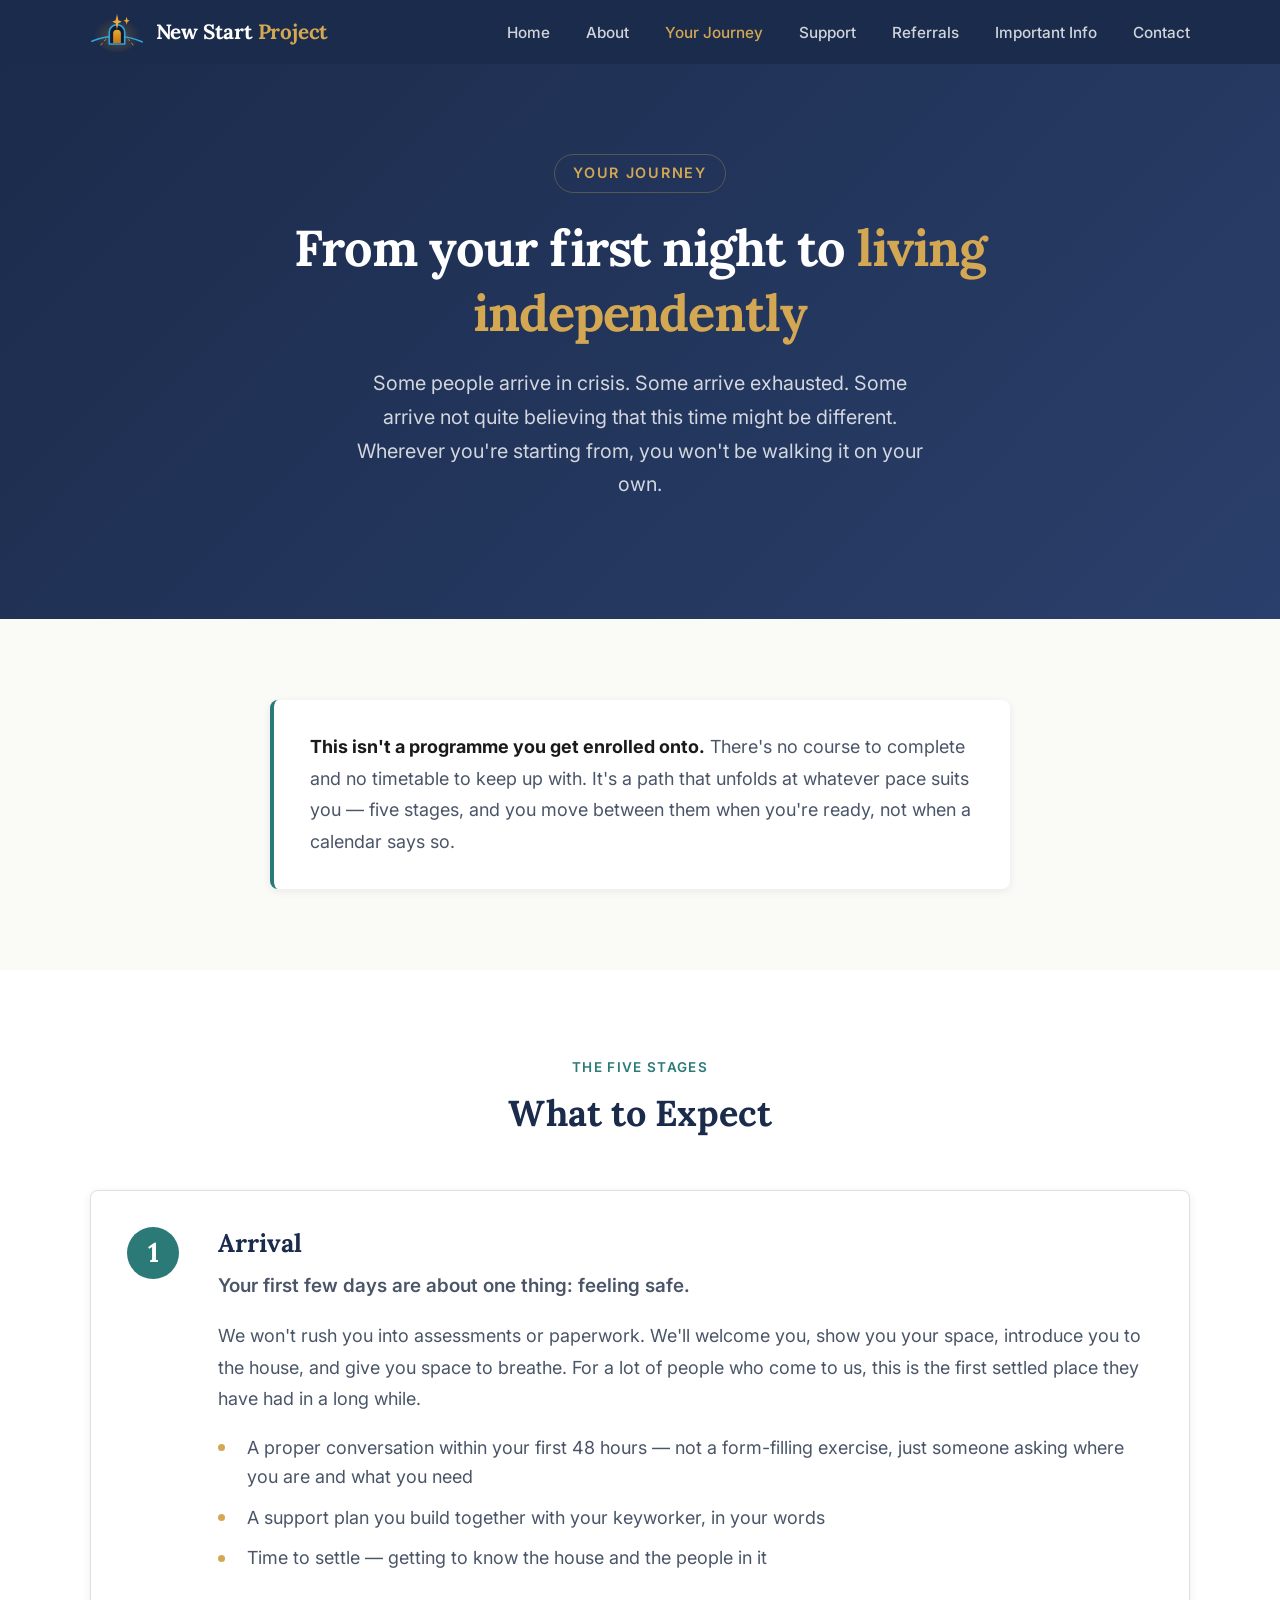
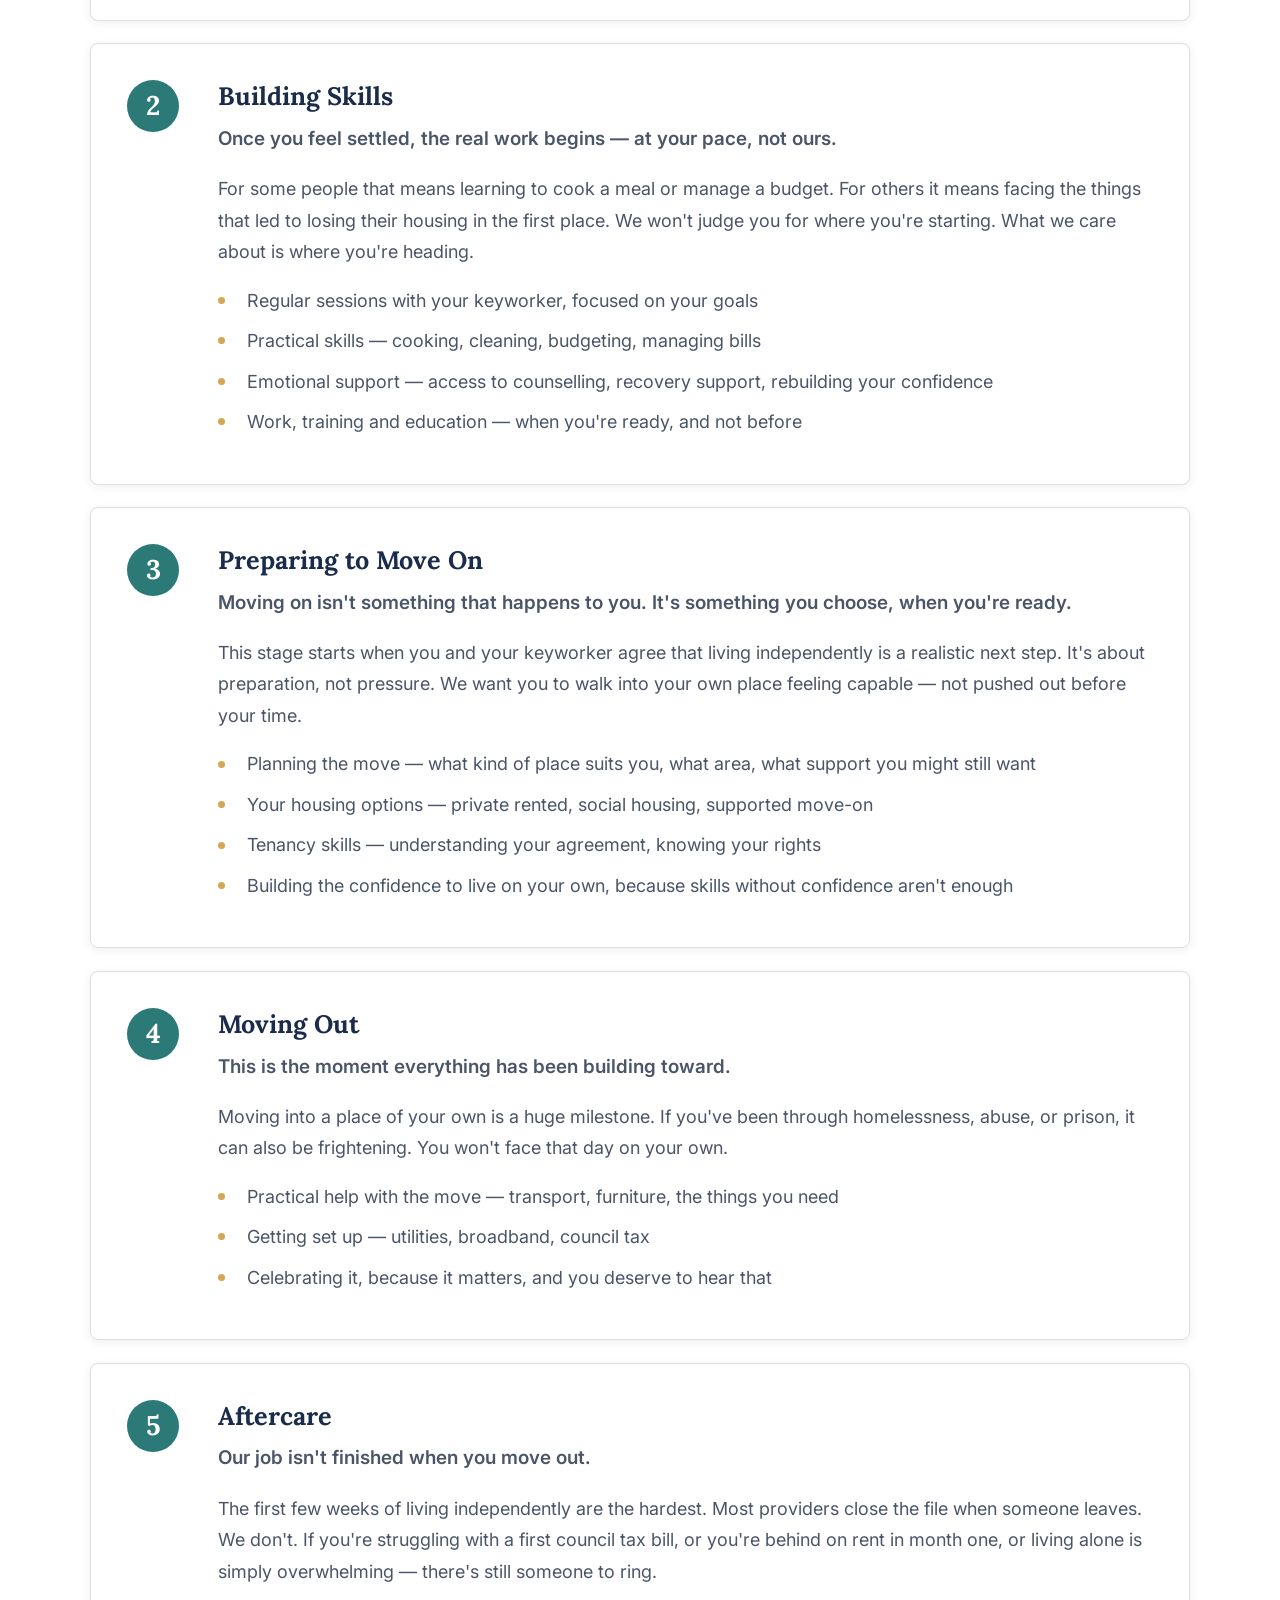
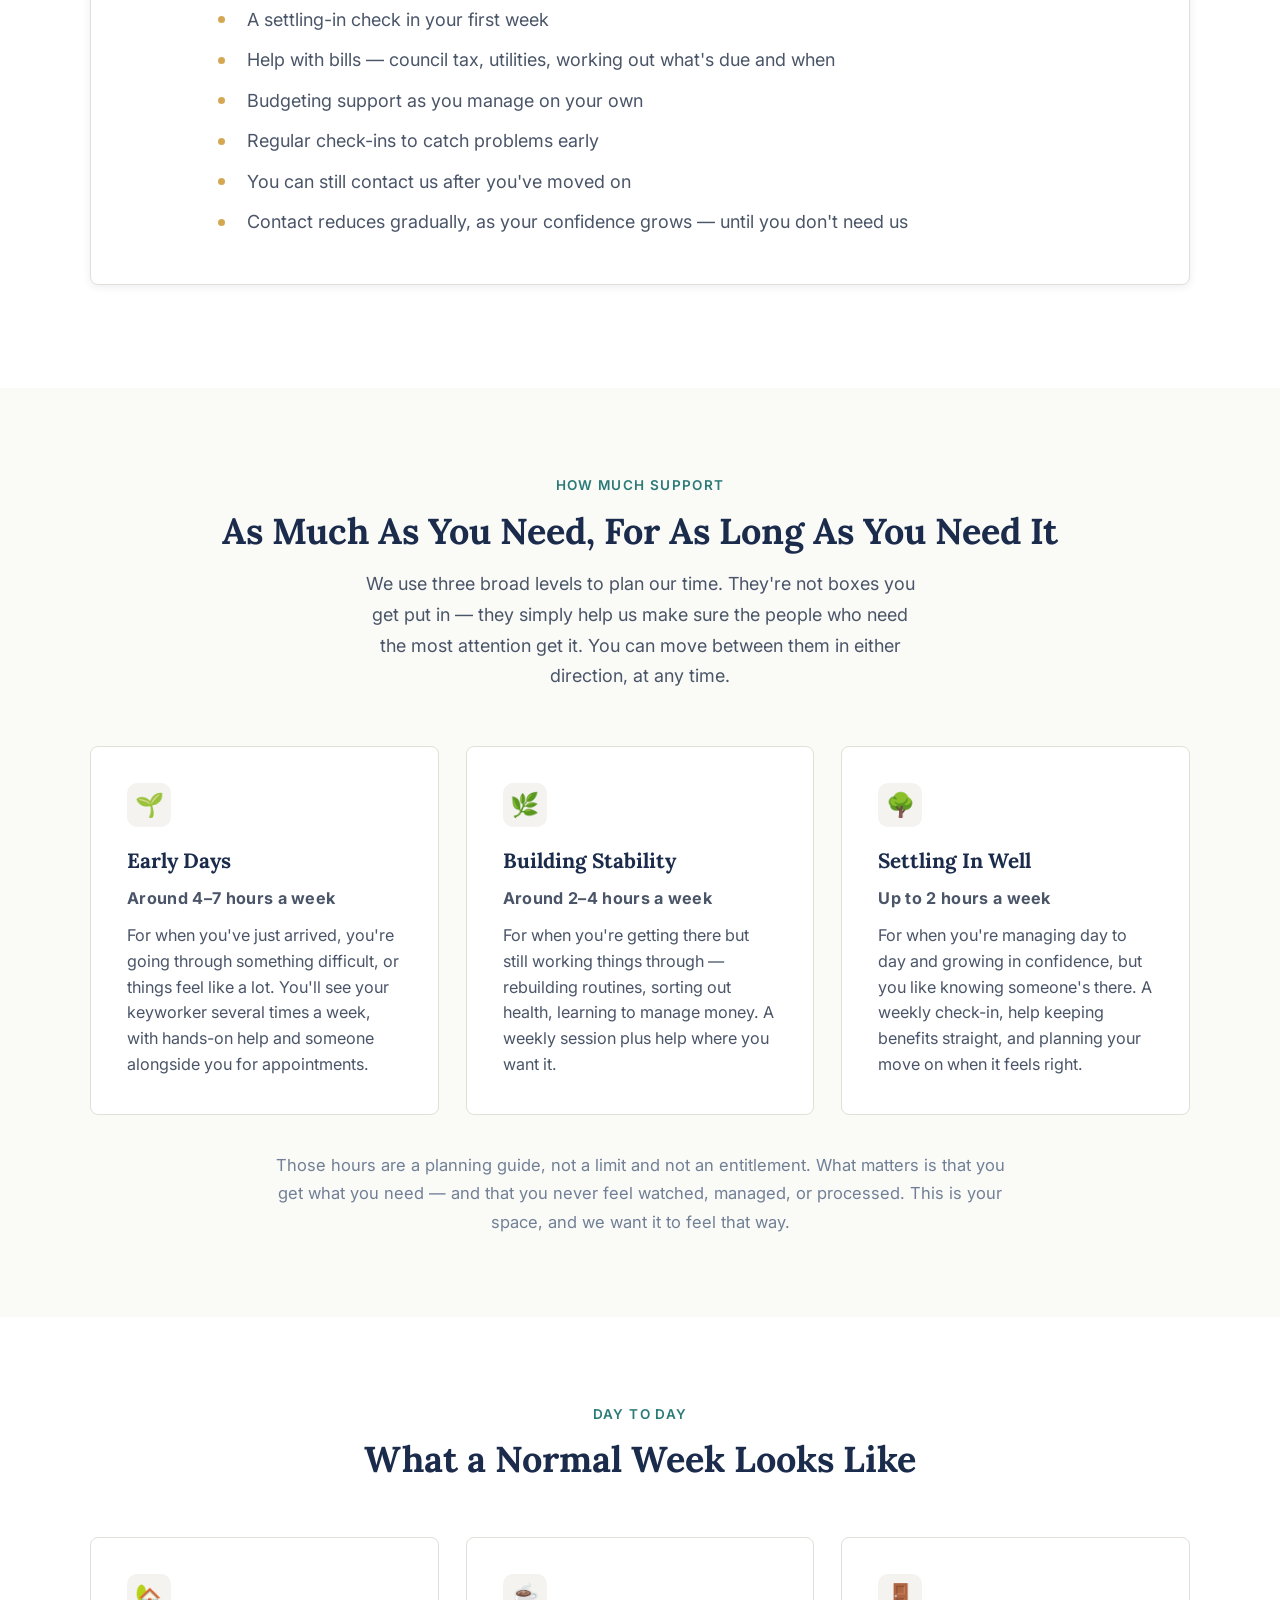
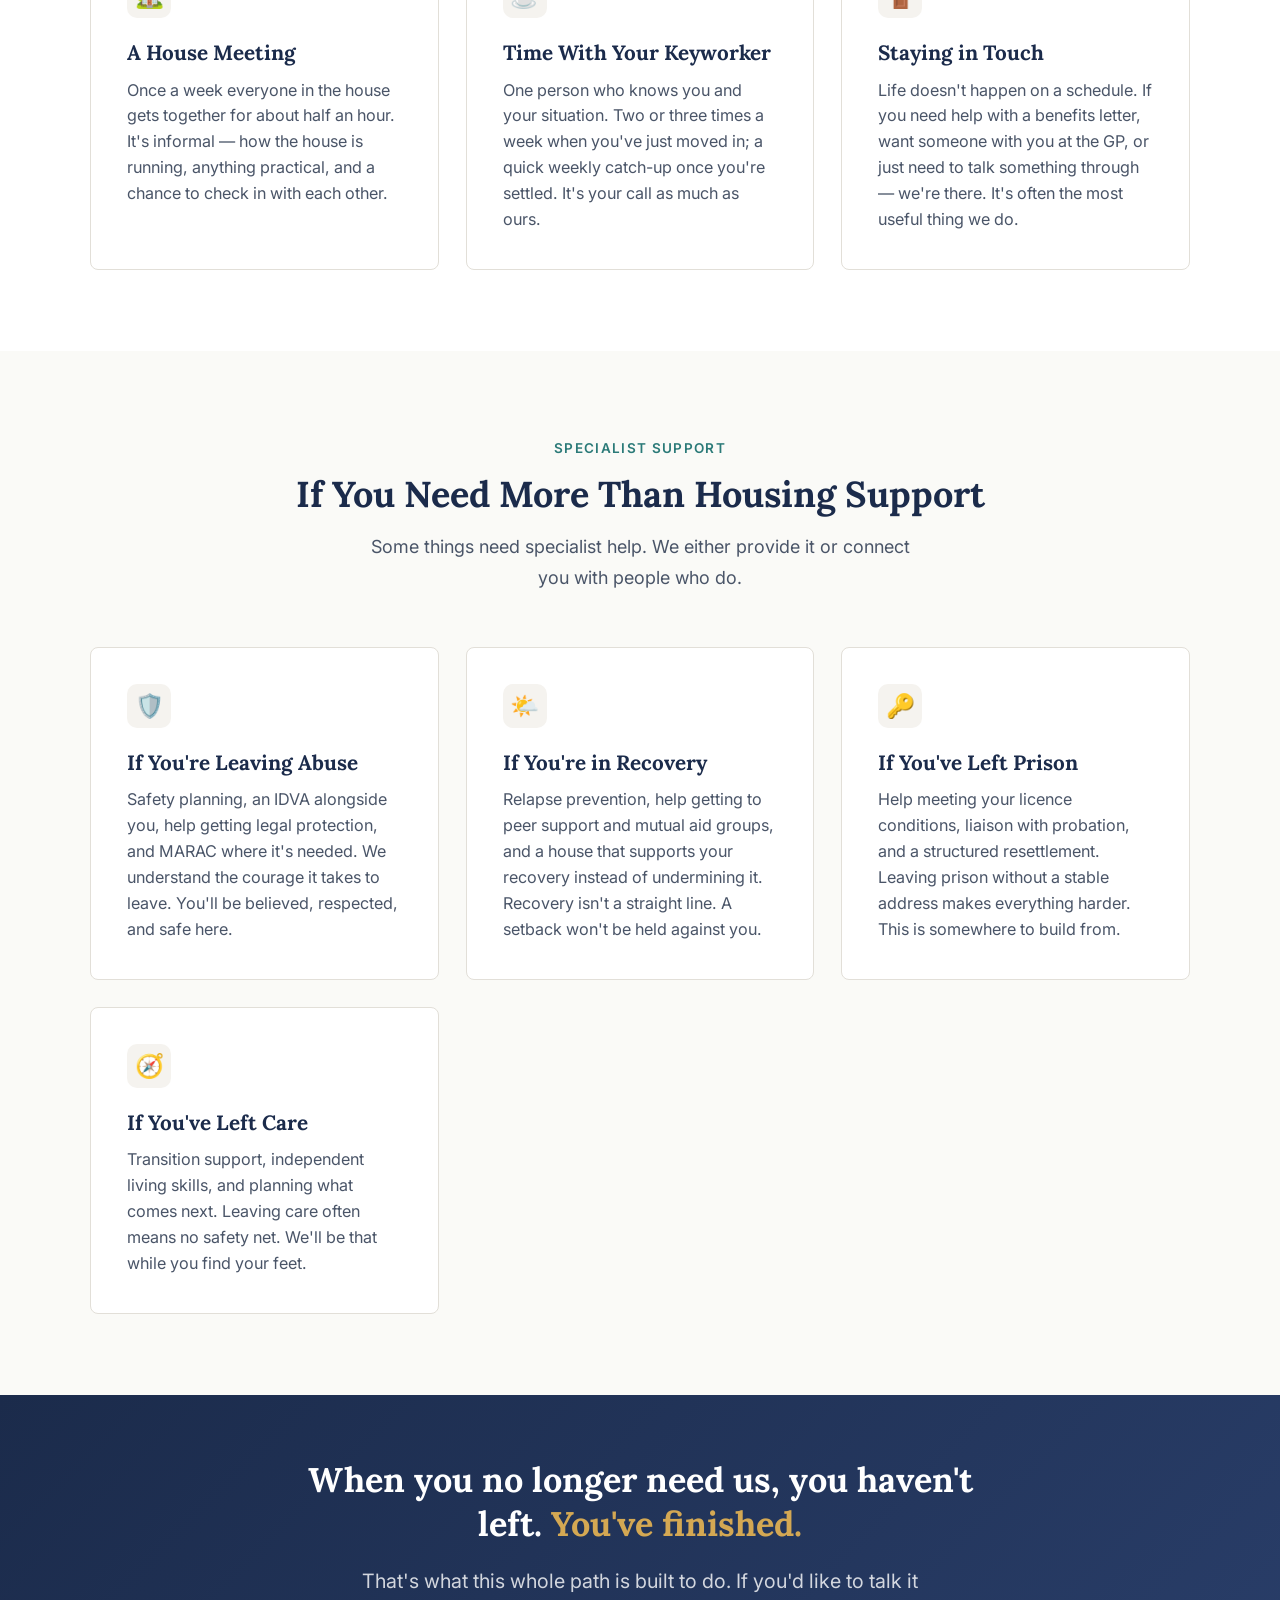
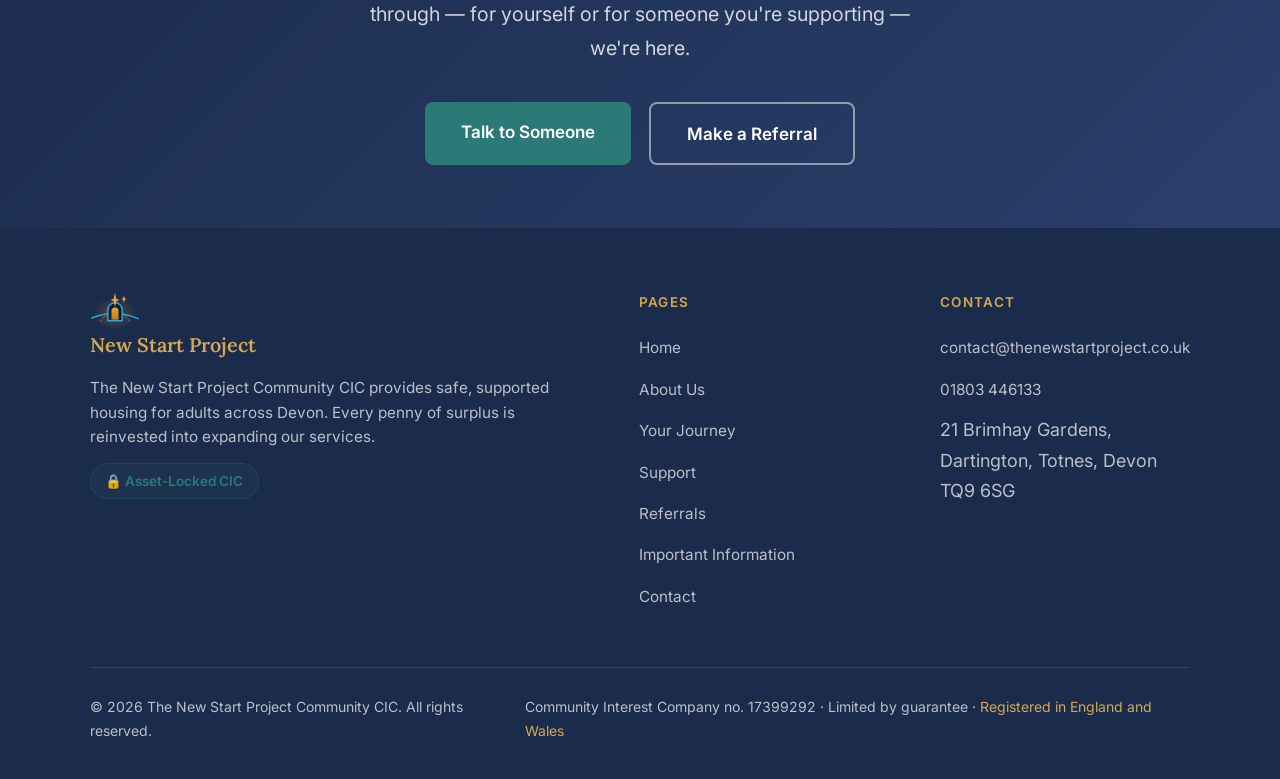
<file: journey.html>
<!DOCTYPE html>
<html lang="en">
<head>
  <meta charset="UTF-8">
  <meta name="viewport" content="width=device-width, initial-scale=1.0">
  <title>Your Journey | The New Start Project Community CIC</title>
  <meta name="description" content="What living with The New Start Project is like, from your first day to living independently — and the aftercare that carries on once you have moved on.">
  <link rel="stylesheet" href="style.css">
</head>
<body>

  <nav class="site-nav">
    <div class="nav-inner">
      <a href="index.html" class="nav-brand">
        <img src="logo.svg" alt="" class="brand-mark">
        <span class="brand-text">New Start <span class="brand-accent">Project</span></span>
      </a>
      <button class="nav-toggle" onclick="document.querySelector('.nav-links').classList.toggle('open')" aria-label="Menu">
        <span></span><span></span><span></span>
      </button>
      <ul class="nav-links">
        <li><a href="index.html">Home</a></li>
        <li><a href="about.html">About</a></li>
        <li><a href="journey.html" class="active">Your Journey</a></li>
        <li><a href="services.html">Support</a></li>
        <li><a href="referrals.html">Referrals</a></li>
        <li><a href="important-information.html">Important Info</a></li>
        <li><a href="contact.html">Contact</a></li>
      </ul>
    </div>
  </nav>

  <section class="hero">
    <div class="hero-inner">
      <div class="hero-tag">Your Journey</div>
      <h1>From your first night to <em>living independently</em></h1>
      <p>Some people arrive in crisis. Some arrive exhausted. Some arrive not quite believing that this time might be different. Wherever you're starting from, you won't be walking it on your own.</p>
    </div>
  </section>

  <div class="section">
    <div class="section-inner">
      <div class="callout">
        <p><strong>This isn't a programme you get enrolled onto.</strong> There's no course to complete and no timetable to keep up with. It's a path that unfolds at whatever pace suits you — five stages, and you move between them when you're ready, not when a calendar says so.</p>
      </div>
    </div>
  </div>

  <div class="section section-alt">
    <div class="section-inner">
      <div class="section-header">
        <div class="section-label">The Five Stages</div>
        <h2>What to Expect</h2>
      </div>

      <div class="stage">
        <div class="stage-num">1</div>
        <div class="stage-body">
          <h3>Arrival</h3>
          <p class="stage-lead">Your first few days are about one thing: feeling safe.</p>
          <p>We won't rush you into assessments or paperwork. We'll welcome you, show you your space, introduce you to the house, and give you space to breathe. For a lot of people who come to us, this is the first settled place they have had in a long while.</p>
          <ul class="stage-list">
            <li>A proper conversation within your first 48 hours — not a form-filling exercise, just someone asking where you are and what you need</li>
            <li>A support plan you build together with your keyworker, in your words</li>
            <li>Time to settle — getting to know the house and the people in it</li>
          </ul>
        </div>
      </div>

      <div class="stage">
        <div class="stage-num">2</div>
        <div class="stage-body">
          <h3>Building Skills</h3>
          <p class="stage-lead">Once you feel settled, the real work begins — at your pace, not ours.</p>
          <p>For some people that means learning to cook a meal or manage a budget. For others it means facing the things that led to losing their housing in the first place. We won't judge you for where you're starting. What we care about is where you're heading.</p>
          <ul class="stage-list">
            <li>Regular sessions with your keyworker, focused on your goals</li>
            <li>Practical skills — cooking, cleaning, budgeting, managing bills</li>
            <li>Emotional support — access to counselling, recovery support, rebuilding your confidence</li>
            <li>Work, training and education — when you're ready, and not before</li>
          </ul>
        </div>
      </div>

      <div class="stage">
        <div class="stage-num">3</div>
        <div class="stage-body">
          <h3>Preparing to Move On</h3>
          <p class="stage-lead">Moving on isn't something that happens to you. It's something you choose, when you're ready.</p>
          <p>This stage starts when you and your keyworker agree that living independently is a realistic next step. It's about preparation, not pressure. We want you to walk into your own place feeling capable — not pushed out before your time.</p>
          <ul class="stage-list">
            <li>Planning the move — what kind of place suits you, what area, what support you might still want</li>
            <li>Your housing options — private rented, social housing, supported move-on</li>
            <li>Tenancy skills — understanding your agreement, knowing your rights</li>
            <li>Building the confidence to live on your own, because skills without confidence aren't enough</li>
          </ul>
        </div>
      </div>

      <div class="stage">
        <div class="stage-num">4</div>
        <div class="stage-body">
          <h3>Moving Out</h3>
          <p class="stage-lead">This is the moment everything has been building toward.</p>
          <p>Moving into a place of your own is a huge milestone. If you've been through homelessness, abuse, or prison, it can also be frightening. You won't face that day on your own.</p>
          <ul class="stage-list">
            <li>Practical help with the move — transport, furniture, the things you need</li>
            <li>Getting set up — utilities, broadband, council tax</li>
            <li>Celebrating it, because it matters, and you deserve to hear that</li>
          </ul>
        </div>
      </div>

      <div class="stage">
        <div class="stage-num">5</div>
        <div class="stage-body">
          <h3>Aftercare</h3>
          <p class="stage-lead">Our job isn't finished when you move out.</p>
          <p>The first few weeks of living independently are the hardest. Most providers close the file when someone leaves. We don't. If you're struggling with a first council tax bill, or you're behind on rent in month one, or living alone is simply overwhelming — there's still someone to ring.</p>
          <ul class="stage-list">
            <li>A settling-in check in your first week</li>
            <li>Help with bills — council tax, utilities, working out what's due and when</li>
            <li>Budgeting support as you manage on your own</li>
            <li>Regular check-ins to catch problems early</li>
            <li>You can still contact us after you've moved on</li>
            <li>Contact reduces gradually, as your confidence grows — until you don't need us</li>
          </ul>
        </div>
      </div>
    </div>
  </div>

  <div class="section">
    <div class="section-inner">
      <div class="section-header">
        <div class="section-label">How Much Support</div>
        <h2>As Much As You Need, For As Long As You Need It</h2>
        <p>We use three broad levels to plan our time. They're not boxes you get put in — they simply help us make sure the people who need the most attention get it. You can move between them in either direction, at any time.</p>
      </div>

      <div class="card-grid">
        <div class="card">
          <div class="card-icon">🌱</div>
          <h3>Early Days</h3>
          <p class="level-hours">Around 4–7 hours a week</p>
          <p>For when you've just arrived, you're going through something difficult, or things feel like a lot. You'll see your keyworker several times a week, with hands-on help and someone alongside you for appointments.</p>
        </div>
        <div class="card">
          <div class="card-icon">🌿</div>
          <h3>Building Stability</h3>
          <p class="level-hours">Around 2–4 hours a week</p>
          <p>For when you're getting there but still working things through — rebuilding routines, sorting out health, learning to manage money. A weekly session plus help where you want it.</p>
        </div>
        <div class="card">
          <div class="card-icon">🌳</div>
          <h3>Settling In Well</h3>
          <p class="level-hours">Up to 2 hours a week</p>
          <p>For when you're managing day to day and growing in confidence, but you like knowing someone's there. A weekly check-in, help keeping benefits straight, and planning your move on when it feels right.</p>
        </div>
      </div>

      <p class="note">Those hours are a planning guide, not a limit and not an entitlement. What matters is that you get what you need — and that you never feel watched, managed, or processed. This is your space, and we want it to feel that way.</p>
    </div>
  </div>

  <div class="section section-alt">
    <div class="section-inner">
      <div class="section-header">
        <div class="section-label">Day to Day</div>
        <h2>What a Normal Week Looks Like</h2>
      </div>
      <div class="card-grid">
        <div class="card">
          <div class="card-icon">🏡</div>
          <h3>A House Meeting</h3>
          <p>Once a week everyone in the house gets together for about half an hour. It's informal — how the house is running, anything practical, and a chance to check in with each other.</p>
        </div>
        <div class="card">
          <div class="card-icon">☕</div>
          <h3>Time With Your Keyworker</h3>
          <p>One person who knows you and your situation. Two or three times a week when you've just moved in; a quick weekly catch-up once you're settled. It's your call as much as ours.</p>
        </div>
        <div class="card">
          <div class="card-icon">🚪</div>
          <h3>Staying in Touch</h3>
          <p>Life doesn't happen on a schedule. If you need help with a benefits letter, want someone with you at the GP, or just need to talk something through — we're there. It's often the most useful thing we do.</p>
        </div>
      </div>
    </div>
  </div>

  <div class="section">
    <div class="section-inner">
      <div class="section-header">
        <div class="section-label">Specialist Support</div>
        <h2>If You Need More Than Housing Support</h2>
        <p>Some things need specialist help. We either provide it or connect you with people who do.</p>
      </div>
      <div class="card-grid">
        <div class="card">
          <div class="card-icon">🛡️</div>
          <h3>If You're Leaving Abuse</h3>
          <p>Safety planning, an IDVA alongside you, help getting legal protection, and MARAC where it's needed. We understand the courage it takes to leave. You'll be believed, respected, and safe here.</p>
        </div>
        <div class="card">
          <div class="card-icon">🌤️</div>
          <h3>If You're in Recovery</h3>
          <p>Relapse prevention, help getting to peer support and mutual aid groups, and a house that supports your recovery instead of undermining it. Recovery isn't a straight line. A setback won't be held against you.</p>
        </div>
        <div class="card">
          <div class="card-icon">🔑</div>
          <h3>If You've Left Prison</h3>
          <p>Help meeting your licence conditions, liaison with probation, and a structured resettlement. Leaving prison without a stable address makes everything harder. This is somewhere to build from.</p>
        </div>
        <div class="card">
          <div class="card-icon">🧭</div>
          <h3>If You've Left Care</h3>
          <p>Transition support, independent living skills, and planning what comes next. Leaving care often means no safety net. We'll be that while you find your feet.</p>
        </div>
      </div>
    </div>
  </div>

  <section class="hero" style="padding: 3.5rem 0;">
    <div class="hero-inner">
      <h2>When you no longer need us, you haven't left. <em>You've finished.</em></h2>
      <p>That's what this whole path is built to do. If you'd like to talk it through — for yourself or for someone you're supporting — we're here.</p>
      <div class="hero-buttons">
        <a href="contact.html" class="hero-cta">Talk to Someone</a>
        <a href="referrals.html" class="hero-cta-outline">Make a Referral</a>
      </div>
    </div>
  </section>

  <footer class="site-footer">
    <div class="footer-inner">
      <div class="footer-grid">
        <div>
          <div class="footer-brand">
            <img src="logo.svg" alt="" class="brand-mark">
            <span>New Start <span class="brand-accent">Project</span></span>
          </div>
          <p class="footer-desc">The New Start Project Community CIC provides safe, supported housing for adults across Devon. Every penny of surplus is reinvested into expanding our services.</p>
          <div class="cic-badge" style="margin-top: 0.75rem;">🔒 Asset-Locked CIC</div>
        </div>
        <div>
          <div class="footer-heading">Pages</div>
          <ul class="footer-links">
            <li><a href="index.html">Home</a></li>
            <li><a href="about.html">About Us</a></li>
            <li><a href="journey.html">Your Journey</a></li>
            <li><a href="services.html">Support</a></li>
            <li><a href="referrals.html">Referrals</a></li>
            <li><a href="important-information.html">Important Information</a></li>
            <li><a href="contact.html">Contact</a></li>
          </ul>
        </div>
        <div>
          <div class="footer-heading">Contact</div>
          <ul class="footer-links">
            <li><a href="mailto:contact@thenewstartproject.co.uk">contact@thenewstartproject.co.uk</a></li>
            <li><a href="tel:01803446133">01803 446133</a></li>
            <li>21 Brimhay Gardens, Dartington, Totnes, Devon TQ9 6SG</li>
          </ul>
        </div>
      </div>
      <div class="footer-bottom">
        <div>&copy; 2026 The New Start Project Community CIC. All rights reserved.</div>
        <div>Community Interest Company no. 17399292 &middot; Limited by guarantee &middot; <span>Registered in England and Wales</span></div>
      </div>
    </div>
  </footer>

</body>
</html>
</file>
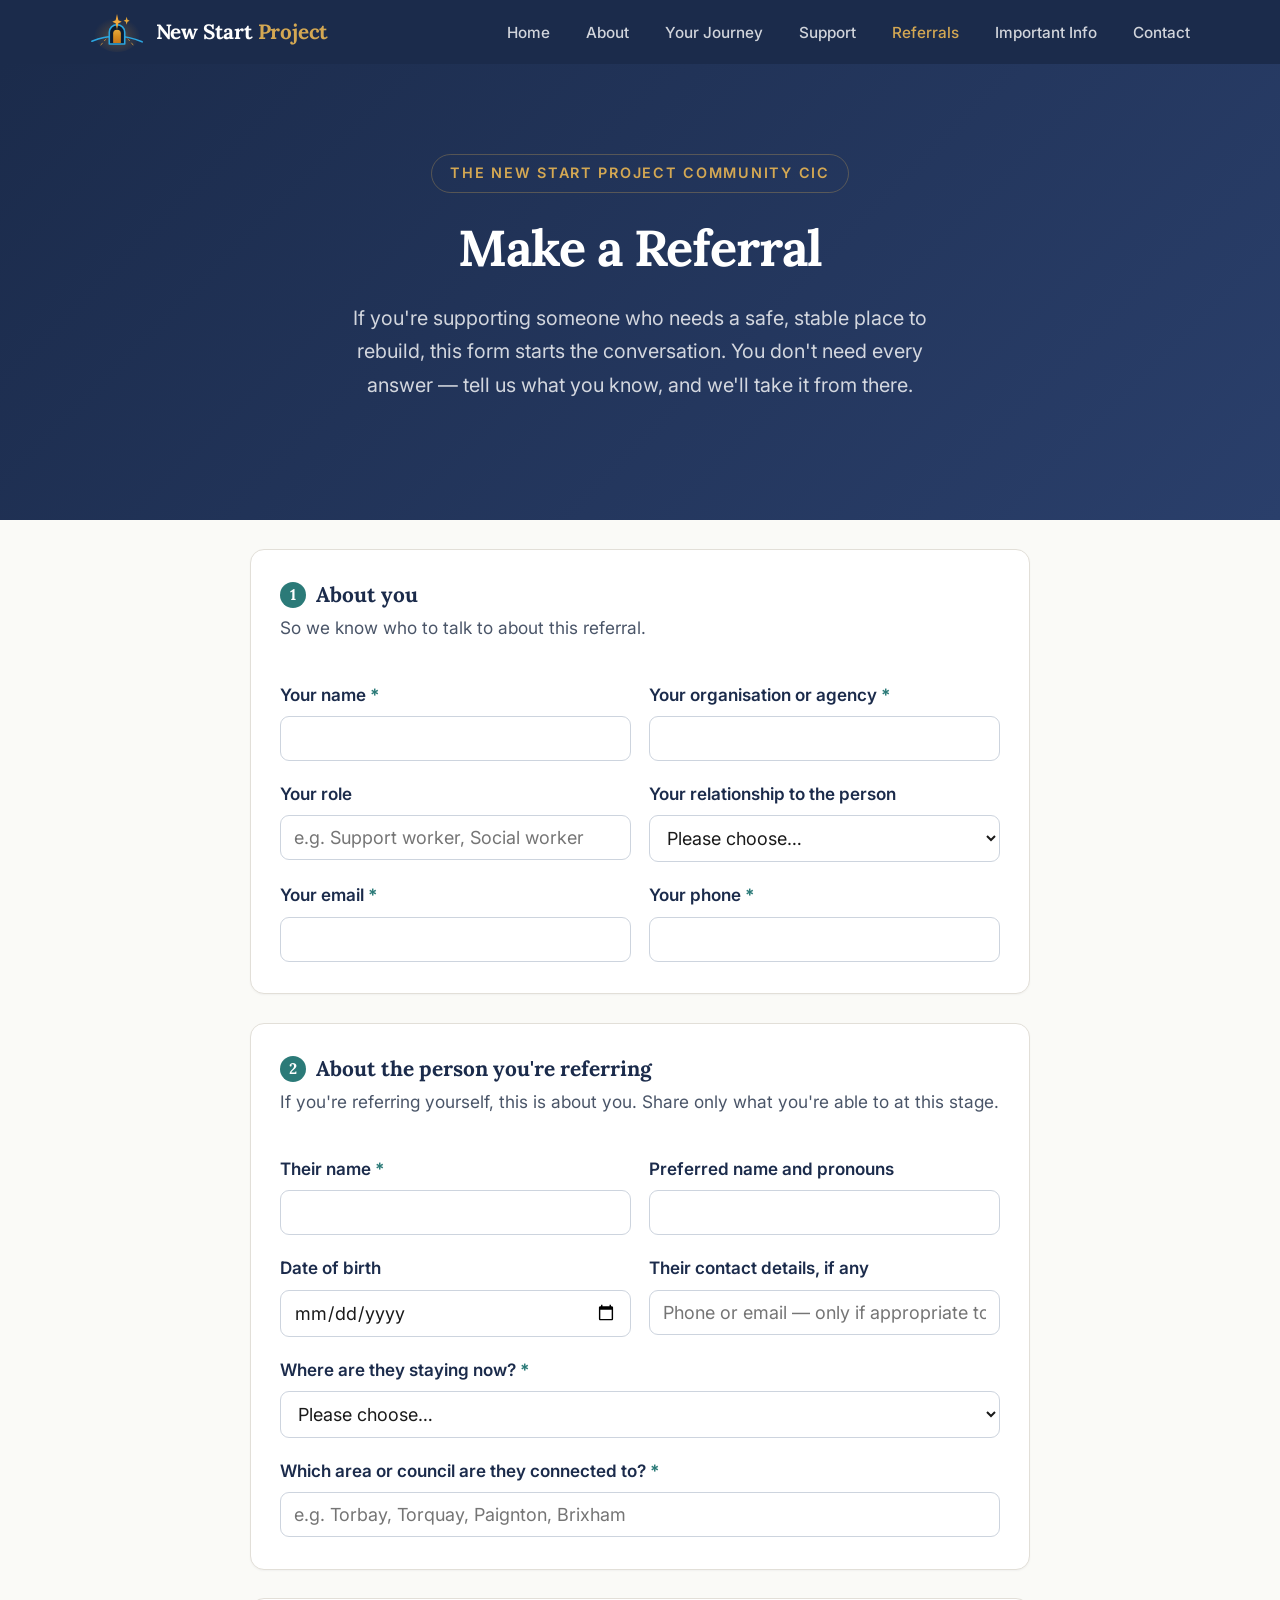
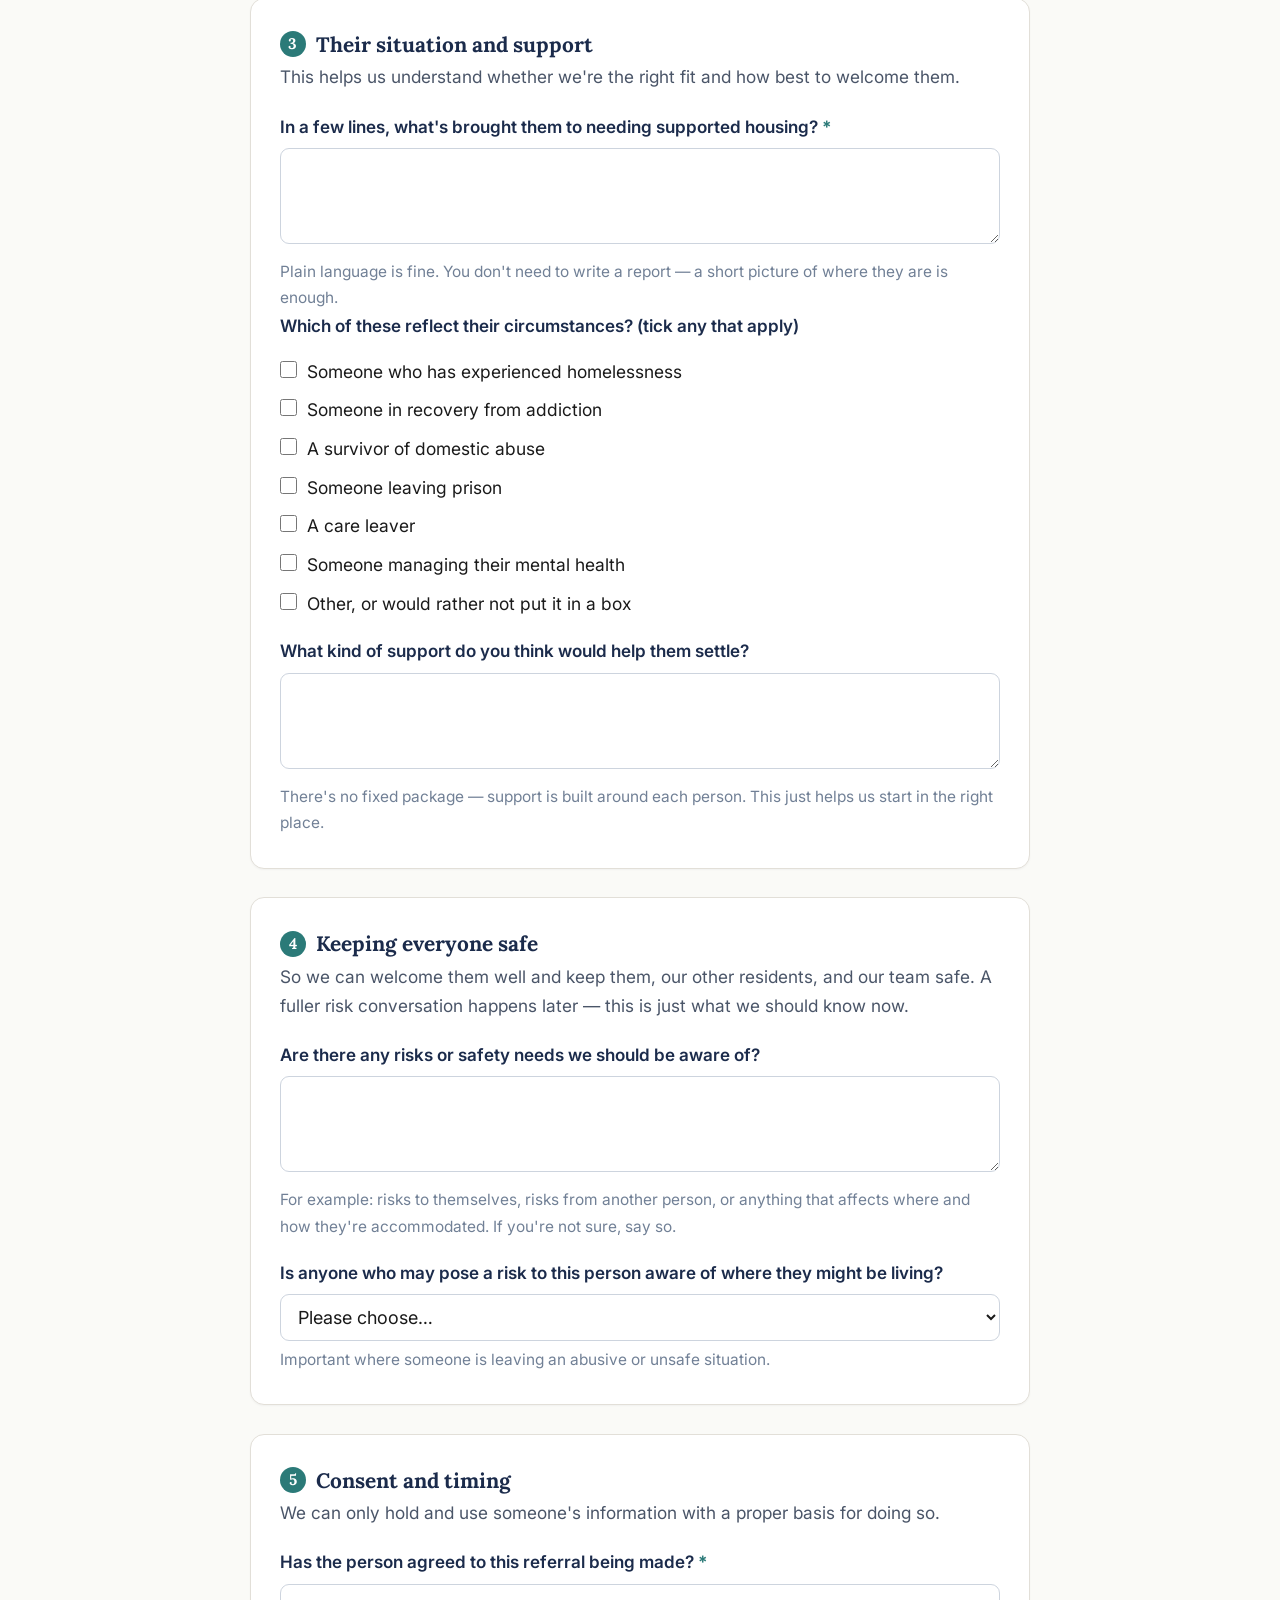
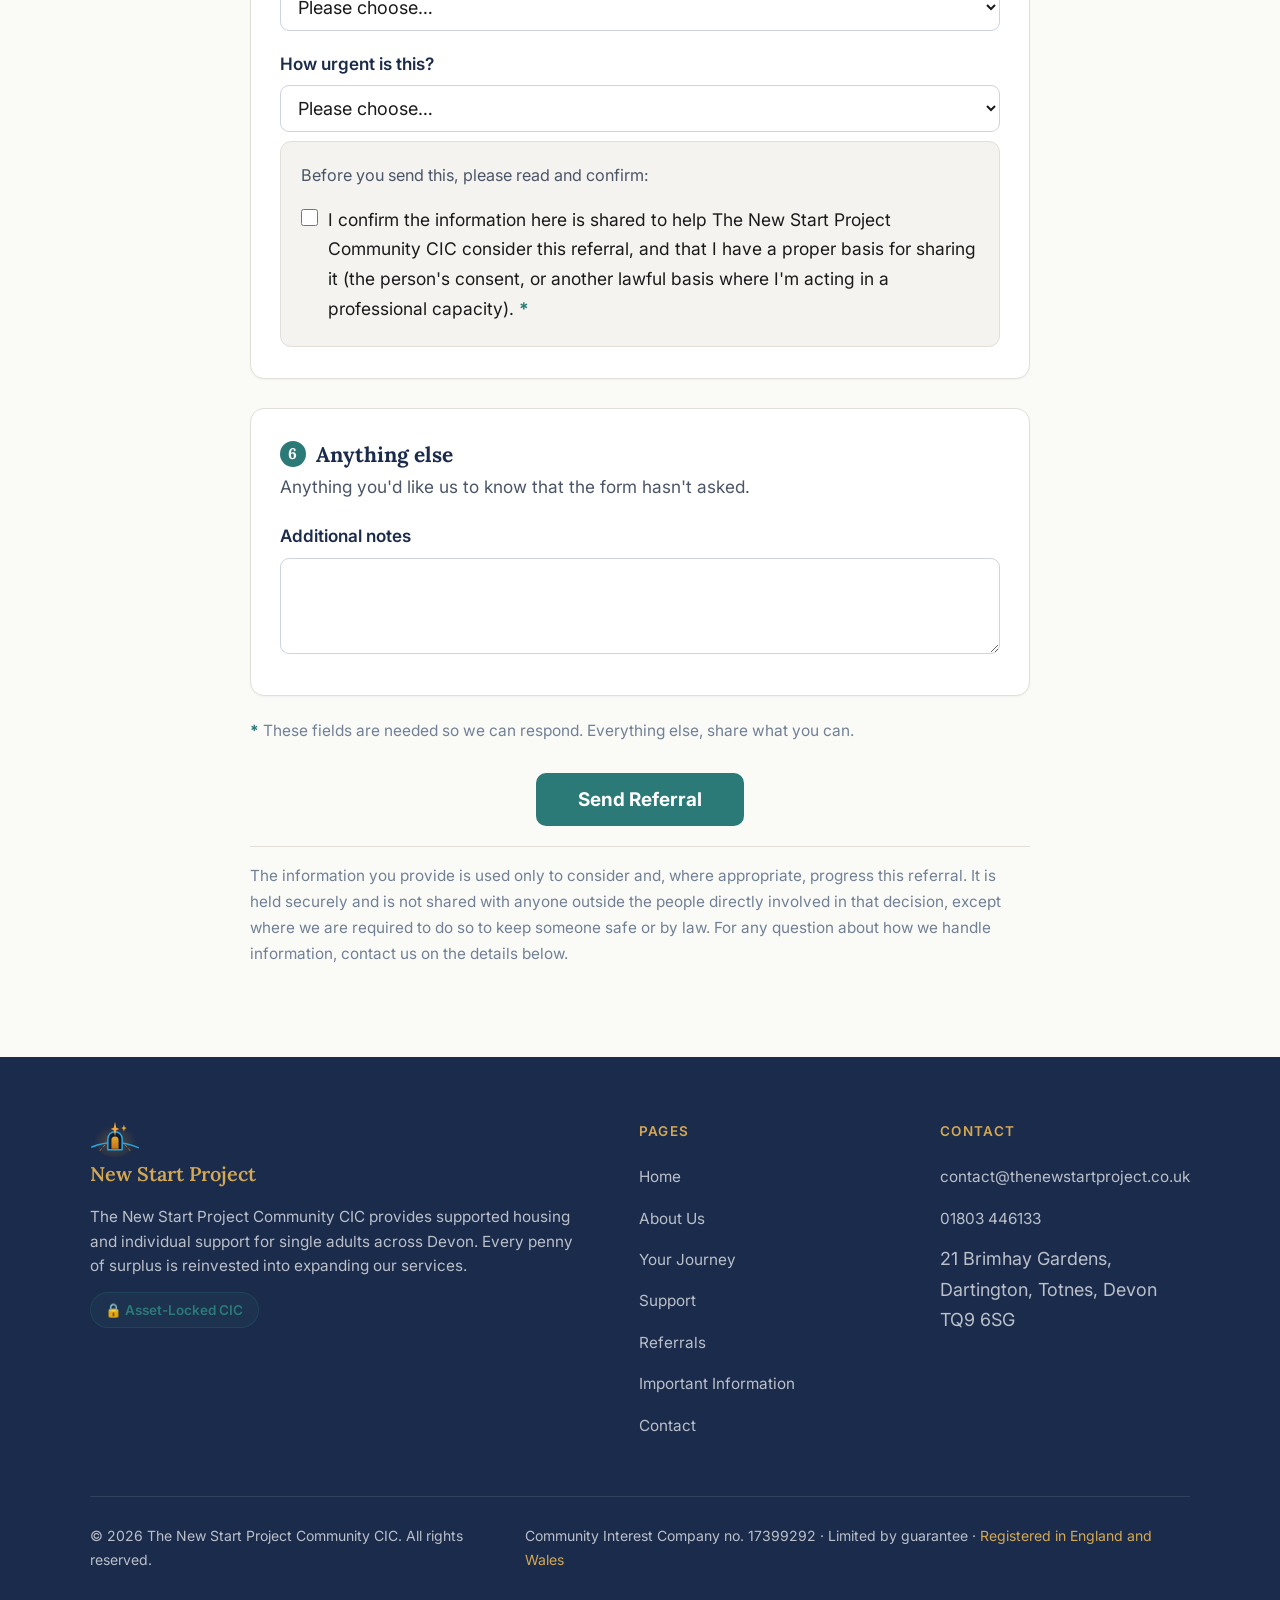
<file: referral-form.html>
<!DOCTYPE html>
<html lang="en">
<head>
  <meta charset="UTF-8">
  <meta name="viewport" content="width=device-width, initial-scale=1.0">
  <title>Make a Referral | The New Start Project Community CIC</title>
  <meta name="description" content="Refer someone to The New Start Project Community CIC. Supported housing and individual support for single adults in Devon.">
  <link rel="stylesheet" href="style.css">
</head>
<body>

  <nav class="site-nav">
    <div class="nav-inner">
      <a href="index.html" class="nav-brand">
        <img src="logo.svg" alt="" class="brand-mark">
        <span class="brand-text">New Start <span class="brand-accent">Project</span></span>
      </a>
      <button class="nav-toggle" onclick="document.querySelector('.nav-links').classList.toggle('open')" aria-label="Menu">
        <span></span><span></span><span></span>
      </button>
      <ul class="nav-links">
        <li><a href="index.html">Home</a></li>
        <li><a href="about.html">About</a></li>
        <li><a href="journey.html">Your Journey</a></li>
        <li><a href="services.html">Support</a></li>
        <li><a href="referrals.html" class="active">Referrals</a></li>
        <li><a href="important-information.html">Important Info</a></li>
        <li><a href="contact.html">Contact</a></li>
      </ul>
    </div>
  </nav>

  <section class="hero">
    <div class="container">
      <div class="hero-badge">The New Start Project Community CIC</div>
      <h1>Make a <span>Referral</span></h1>
      <p>If you're supporting someone who needs a safe, stable place to rebuild, this form starts the conversation. You don't need every answer &mdash; tell us what you know, and we'll take it from there.</p>
    </div>
  </section>

  <div class="rf-wrap">

    <form id="referralForm" novalidate>

      <!-- 1. Referrer -->
      <section class="rf-card">
        <h2><span class="rf-num">1</span> About you</h2>
        <p class="rf-lead">So we know who to talk to about this referral.</p>

        <div class="rf-grid2">
          <div>
            <label for="ref_name">Your name <span class="rf-req">*</span></label>
            <input type="text" id="ref_name" name="referrer_name" autocomplete="name">
            <p class="rf-err">Please tell us your name.</p>
          </div>
          <div>
            <label for="ref_org">Your organisation or agency <span class="rf-req">*</span></label>
            <input type="text" id="ref_org" name="referrer_org">
            <p class="rf-err">Please tell us where you're referring from.</p>
          </div>
        </div>

        <div class="rf-grid2">
          <div>
            <label for="ref_role">Your role</label>
            <input type="text" id="ref_role" name="referrer_role" placeholder="e.g. Support worker, Social worker">
          </div>
          <div>
            <label for="ref_rel">Your relationship to the person</label>
            <select id="ref_rel" name="referrer_relationship">
              <option value="">Please choose&hellip;</option>
              <option>Support / key worker</option>
              <option>Social worker</option>
              <option>Probation / criminal justice</option>
              <option>Health or mental health service</option>
              <option>Domestic abuse service</option>
              <option>Local authority / housing options</option>
              <option>Family member or friend</option>
              <option>Self-referral (I'm referring myself)</option>
              <option>Other</option>
            </select>
          </div>
        </div>

        <div class="rf-grid2">
          <div>
            <label for="ref_email">Your email <span class="rf-req">*</span></label>
            <input type="email" id="ref_email" name="referrer_email" autocomplete="email">
            <p class="rf-err">Please give a valid email so we can reply.</p>
          </div>
          <div>
            <label for="ref_phone">Your phone <span class="rf-req">*</span></label>
            <input type="tel" id="ref_phone" name="referrer_phone" autocomplete="tel">
            <p class="rf-err">Please give a contact number.</p>
          </div>
        </div>
      </section>

      <!-- 2. Person being referred -->
      <section class="rf-card">
        <h2><span class="rf-num">2</span> About the person you're referring</h2>
        <p class="rf-lead">If you're referring yourself, this is about you. Share only what you're able to at this stage.</p>

        <div class="rf-grid2">
          <div>
            <label for="p_name">Their name <span class="rf-req">*</span></label>
            <input type="text" id="p_name" name="person_name">
            <p class="rf-err">Please give a name (first name is fine to start).</p>
          </div>
          <div>
            <label for="p_pref">Preferred name and pronouns</label>
            <input type="text" id="p_pref" name="person_preferred">
          </div>
        </div>

        <div class="rf-grid2">
          <div>
            <label for="p_dob">Date of birth</label>
            <input type="date" id="p_dob" name="person_dob">
          </div>
          <div>
            <label for="p_contact">Their contact details, if any</label>
            <input type="text" id="p_contact" name="person_contact" placeholder="Phone or email &mdash; only if appropriate to share">
          </div>
        </div>

        <label for="p_where">Where are they staying now? <span class="rf-req">*</span></label>
        <select id="p_where" name="person_where">
          <option value="">Please choose&hellip;</option>
          <option>Rough sleeping / no fixed address</option>
          <option>Emergency or temporary housing (incl. B&amp;B / hotel)</option>
          <option>Sofa-surfing / staying with others short-term</option>
          <option>At risk of losing their current housing</option>
          <option>Leaving prison / in custody</option>
          <option>Fleeing an unsafe situation</option>
          <option>Other</option>
        </select>
        <p class="rf-err">Please tell us their current situation.</p>

        <label for="p_area">Which area or council are they connected to? <span class="rf-req">*</span></label>
        <input type="text" id="p_area" name="person_area" placeholder="e.g. Torbay, Torquay, Paignton, Brixham">
        <p class="rf-err">Please tell us the area.</p>
      </section>

      <!-- 3. Situation and support -->
      <section class="rf-card">
        <h2><span class="rf-num">3</span> Their situation and support</h2>
        <p class="rf-lead">This helps us understand whether we're the right fit and how best to welcome them.</p>

        <label for="s_story">In a few lines, what's brought them to needing supported housing? <span class="rf-req">*</span></label>
        <textarea id="s_story" name="situation_summary"></textarea>
        <p class="rf-hint">Plain language is fine. You don't need to write a report &mdash; a short picture of where they are is enough.</p>
        <p class="rf-err">Please give us a short summary.</p>

        <fieldset>
          <legend>Which of these reflect their circumstances? (tick any that apply)</legend>
          <div class="rf-checks">
            <label><input type="checkbox" name="circumstances" value="Experienced homelessness"> Someone who has experienced homelessness</label>
            <label><input type="checkbox" name="circumstances" value="In recovery"> Someone in recovery from addiction</label>
            <label><input type="checkbox" name="circumstances" value="Survivor of domestic abuse"> A survivor of domestic abuse</label>
            <label><input type="checkbox" name="circumstances" value="Leaving prison"> Someone leaving prison</label>
            <label><input type="checkbox" name="circumstances" value="Care leaver"> A care leaver</label>
            <label><input type="checkbox" name="circumstances" value="Managing mental health"> Someone managing their mental health</label>
            <label><input type="checkbox" name="circumstances" value="Other / prefer not to categorise"> Other, or would rather not put it in a box</label>
          </div>
        </fieldset>

        <label for="s_support">What kind of support do you think would help them settle?</label>
        <textarea id="s_support" name="support_thoughts"></textarea>
        <p class="rf-hint">There's no fixed package &mdash; support is built around each person. This just helps us start in the right place.</p>
      </section>

      <!-- 4. Risk and safety -->
      <section class="rf-card">
        <h2><span class="rf-num">4</span> Keeping everyone safe</h2>
        <p class="rf-lead">So we can welcome them well and keep them, our other residents, and our team safe. A fuller risk conversation happens later &mdash; this is just what we should know now.</p>

        <label for="r_risks">Are there any risks or safety needs we should be aware of?</label>
        <textarea id="r_risks" name="risks"></textarea>
        <p class="rf-hint">For example: risks to themselves, risks from another person, or anything that affects where and how they're accommodated. If you're not sure, say so.</p>

        <label for="r_known">Is anyone who may pose a risk to this person aware of where they might be living?</label>
        <select id="r_known" name="risk_address_known">
          <option value="">Please choose&hellip;</option>
          <option>No</option>
          <option>Yes</option>
          <option>Unsure</option>
          <option>Not applicable</option>
        </select>
        <p class="rf-hint">Important where someone is leaving an abusive or unsafe situation.</p>
      </section>

      <!-- 5. Consent and urgency -->
      <section class="rf-card">
        <h2><span class="rf-num">5</span> Consent and timing</h2>
        <p class="rf-lead">We can only hold and use someone's information with a proper basis for doing so.</p>

        <label for="c_consent">Has the person agreed to this referral being made? <span class="rf-req">*</span></label>
        <select id="c_consent" name="person_consent">
          <option value="">Please choose&hellip;</option>
          <option>Yes &mdash; they've agreed to this referral</option>
          <option>Not yet &mdash; we'll need to confirm their consent before proceeding</option>
          <option>This is a self-referral</option>
        </select>
        <p class="rf-err">Please let us know.</p>

        <label for="c_urgency">How urgent is this?</label>
        <select id="c_urgency" name="urgency">
          <option value="">Please choose&hellip;</option>
          <option>Emergency &mdash; they need somewhere tonight / very soon</option>
          <option>Urgent &mdash; within the next week or so</option>
          <option>No immediate rush &mdash; planning ahead</option>
        </select>

        <div class="rf-consent">
          <p class="rf-note">Before you send this, please read and confirm:</p>
          <label>
            <input type="checkbox" id="c_agree" name="data_consent" value="agreed">
            <span>I confirm the information here is shared to help The New Start Project Community CIC consider this referral, and that I have a proper basis for sharing it (the person's consent, or another lawful basis where I'm acting in a professional capacity). <span class="rf-req">*</span></span>
          </label>
          <p class="rf-err">Please confirm this before sending.</p>
        </div>
      </section>

      <!-- 6. Anything else -->
      <section class="rf-card">
        <h2><span class="rf-num">6</span> Anything else</h2>
        <p class="rf-lead">Anything you'd like us to know that the form hasn't asked.</p>
        <label for="x_notes" style="margin-top: 0.25rem;">Additional notes</label>
        <textarea id="x_notes" name="additional_notes"></textarea>
      </section>

      <p class="rf-req-note"><span class="rf-req">*</span> These fields are needed so we can respond. Everything else, share what you can.</p>

      <!-- Spam trap: hidden from people, filled in by bots. -->
      <input type="checkbox" name="botcheck" id="botcheck" style="display: none;" tabindex="-1" aria-hidden="true">

      <div class="rf-actions">
        <button type="submit" class="rf-submit" id="submitBtn">Send Referral</button>
        <div id="formStatus"></div>
      </div>

      <p class="rf-privacy">
        The information you provide is used only to consider and, where appropriate, progress this referral. It is held securely and is not shared with anyone outside the people directly involved in that decision, except where we are required to do so to keep someone safe or by law. For any question about how we handle information, contact us on the details below.
      </p>
    </form>

    <!-- Success state -->
    <div id="successPanel" class="rf-card rf-success">
      <div class="rf-tick">&#10003;</div>
      <h2>Thank you &mdash; your referral has been received.</h2>
      <p>We'll be in touch using the contact details you gave us. If this is an emergency and someone is at immediate risk, please also call us directly on 01803 446133 so we can respond straight away.</p>
    </div>

  </div>

  <footer class="site-footer">
    <div class="footer-inner">
      <div class="footer-grid">
        <div>
          <div class="footer-brand">
            <img src="logo.svg" alt="" class="brand-mark">
            <span>New Start <span class="brand-accent">Project</span></span>
          </div>
          <p class="footer-desc">The New Start Project Community CIC provides supported housing and individual support for single adults across Devon. Every penny of surplus is reinvested into expanding our services.</p>
          <div class="cic-badge" style="margin-top: 0.75rem;">&#128274; Asset-Locked CIC</div>
        </div>
        <div>
          <div class="footer-heading">Pages</div>
          <ul class="footer-links">
            <li><a href="index.html">Home</a></li>
            <li><a href="about.html">About Us</a></li>
            <li><a href="journey.html">Your Journey</a></li>
            <li><a href="services.html">Support</a></li>
            <li><a href="referrals.html">Referrals</a></li>
            <li><a href="important-information.html">Important Information</a></li>
            <li><a href="contact.html">Contact</a></li>
          </ul>
        </div>
        <div>
          <div class="footer-heading">Contact</div>
          <ul class="footer-links">
            <li><a href="mailto:contact@thenewstartproject.co.uk">contact@thenewstartproject.co.uk</a></li>
            <li><a href="tel:01803446133">01803 446133</a></li>
            <li>21 Brimhay Gardens, Dartington, Totnes, Devon TQ9 6SG</li>
          </ul>
        </div>
      </div>
      <div class="footer-bottom">
        <div>&copy; 2026 The New Start Project Community CIC. All rights reserved.</div>
        <div>Community Interest Company no. 17399292 &middot; Limited by guarantee &middot; <span>Registered in England and Wales</span></div>
      </div>
    </div>
  </footer>

  <script>
  /* =========================================================
     WHERE REFERRALS GO

     Referrals are emailed straight to the inbox below.

     ONE THING TO DO:
     1. Go to web3forms.com and enter your address:
        contact@thenewstartproject.co.uk
     2. They email you a free Access Key.
     3. Paste it between the quotes on the ACCESS_KEY line.
     4. Re-upload this file.

     Until the key is in place the form does NOT pretend to
     send. It tells the referrer to phone or email instead, so
     a referral is never silently lost.

     FORM_ENDPOINT is only for later, if you ever replace email
     with a Worker writing into the Notion database. Leave it
     empty for now.
     ========================================================= */
  const ACCESS_KEY = "9a740389-3ddb-4b99-83c6-8987ff26a48b";
  const FORM_ENDPOINT = "";
  const NOTIFY_EMAIL = "contact@thenewstartproject.co.uk";

  const form = document.getElementById('referralForm');
  const statusEl = document.getElementById('formStatus');
  const submitBtn = document.getElementById('submitBtn');

  function markError(el, on) {
    const field = el.closest('div, .rf-consent') || el.parentElement;
    if (on) { field.classList.add('rf-field-error'); }
    else { field.classList.remove('rf-field-error'); }
  }

  function validate() {
    let ok = true;
    const required = [
      'ref_name', 'ref_org', 'ref_email', 'ref_phone',
      'p_name', 'p_where', 'p_area', 's_story', 'c_consent'
    ];
    required.forEach(function (id) {
      const el = document.getElementById(id);
      const empty = !el.value.trim();
      markError(el, empty);
      if (empty) ok = false;
    });
    const email = document.getElementById('ref_email');
    if (email.value.trim() && !/^[^@\s]+@[^@\s]+\.[^@\s]+$/.test(email.value.trim())) {
      markError(email, true);
      ok = false;
    }
    const agree = document.getElementById('c_agree');
    markError(agree, !agree.checked);
    if (!agree.checked) ok = false;
    return ok;
  }

  function collect() {
    const data = {};
    const fd = new FormData(form);
    for (const entry of fd.entries()) {
      const k = entry[0], v = entry[1];
      if (k === 'circumstances') {
        (data.circumstances = data.circumstances || []).push(v);
      } else {
        data[k] = v;
      }
    }
    data.submitted_at = new Date().toISOString();
    return data;
  }

  form.addEventListener('submit', async function (e) {
    e.preventDefault();
    statusEl.style.display = 'none';

    if (!validate()) {
      statusEl.style.display = 'block';
      statusEl.style.color = '#b3261e';
      statusEl.textContent = 'Please check the highlighted fields above.';
      const firstErr = form.querySelector('.rf-field-error');
      if (firstErr) firstErr.scrollIntoView({ behavior: 'smooth', block: 'center' });
      return;
    }

    const payload = collect();

    if (!ACCESS_KEY && !FORM_ENDPOINT) {
      /* Nothing connected yet. Never show false success. */
      statusEl.style.display = 'block';
      statusEl.style.color = '#b3261e';
      statusEl.innerHTML = 'This form is not yet connected, so nothing has been sent. Please call <a href="tel:01803446133">01803 446133</a> or email <a href="mailto:contact@thenewstartproject.co.uk">contact@thenewstartproject.co.uk</a> and we will take the referral directly.';
      return;
    }

    submitBtn.disabled = true;
    statusEl.style.display = 'block';
    statusEl.style.color = '#4A5568';
    statusEl.textContent = 'Sending\u2026';

    /* Build a readable email subject so referrals are easy to
       spot and sort in the inbox. */
    const who = (payload.person_name || 'name not given').trim();
    const urgency = (payload.urgency || 'urgency not stated').trim();
    const subject = 'Referral: ' + who + ' \u2014 ' + urgency;

    let url, body;
    if (ACCESS_KEY) {
      url = 'https://api.web3forms.com/submit';
      body = Object.assign({}, payload, {
        access_key: ACCESS_KEY,
        subject: subject,
        from_name: 'New Start Project referral form',
        replyto: payload.referrer_email || NOTIFY_EMAIL,
        circumstances: (payload.circumstances || []).join(', ')
      });
    } else {
      url = FORM_ENDPOINT;
      body = payload;
    }

    try {
      const res = await fetch(url, {
        method: 'POST',
        headers: { 'Content-Type': 'application/json', 'Accept': 'application/json' },
        body: JSON.stringify(body)
      });
      if (!res.ok) throw new Error('Bad response');
      showSuccess();
    } catch (err) {
      submitBtn.disabled = false;
      statusEl.style.color = '#b3261e';
      statusEl.innerHTML = 'Something went wrong sending this and it has NOT reached us. Please call <a href="tel:01803446133">01803 446133</a> or email <a href="mailto:contact@thenewstartproject.co.uk">contact@thenewstartproject.co.uk</a>.';
    }
  });

  function showSuccess() {
    form.style.display = 'none';
    const panel = document.getElementById('successPanel');
    panel.style.display = 'block';
    panel.scrollIntoView({ behavior: 'smooth', block: 'start' });
  }
  </script>

</body>
</html>
</file>
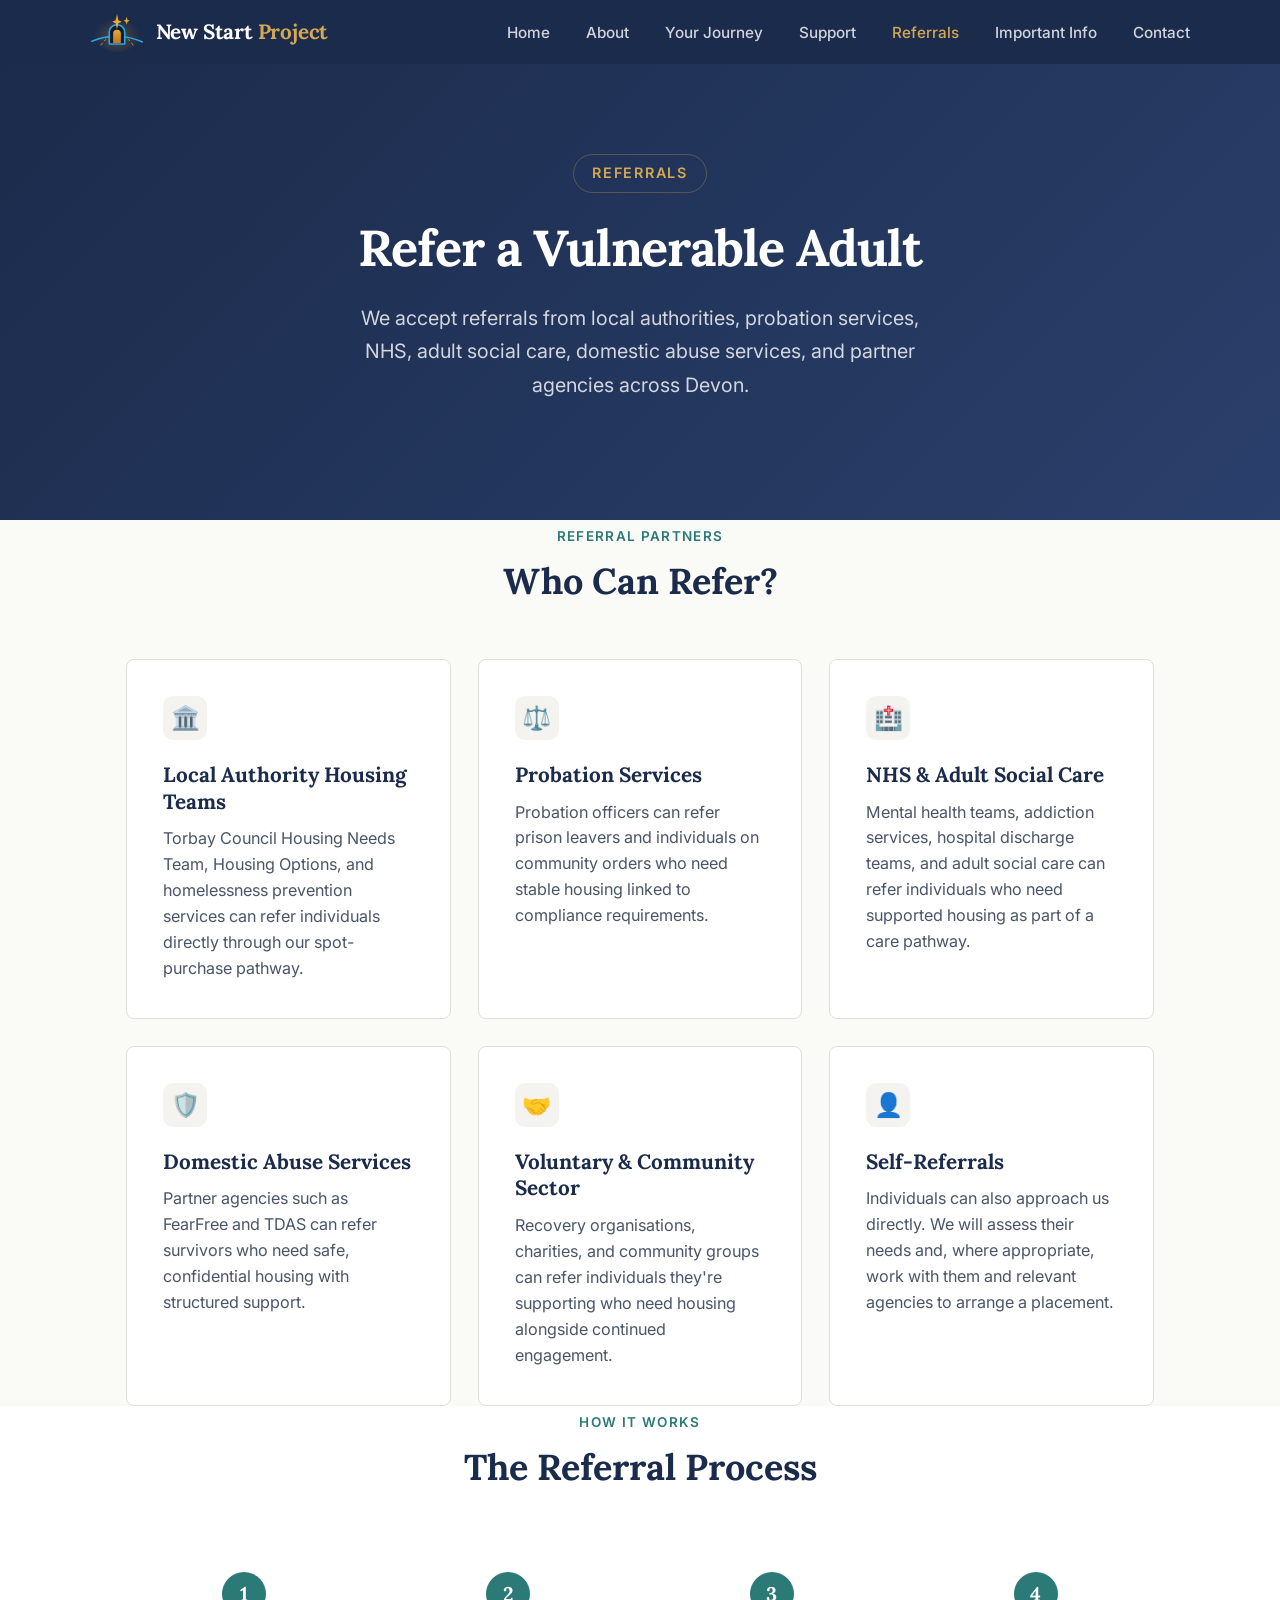
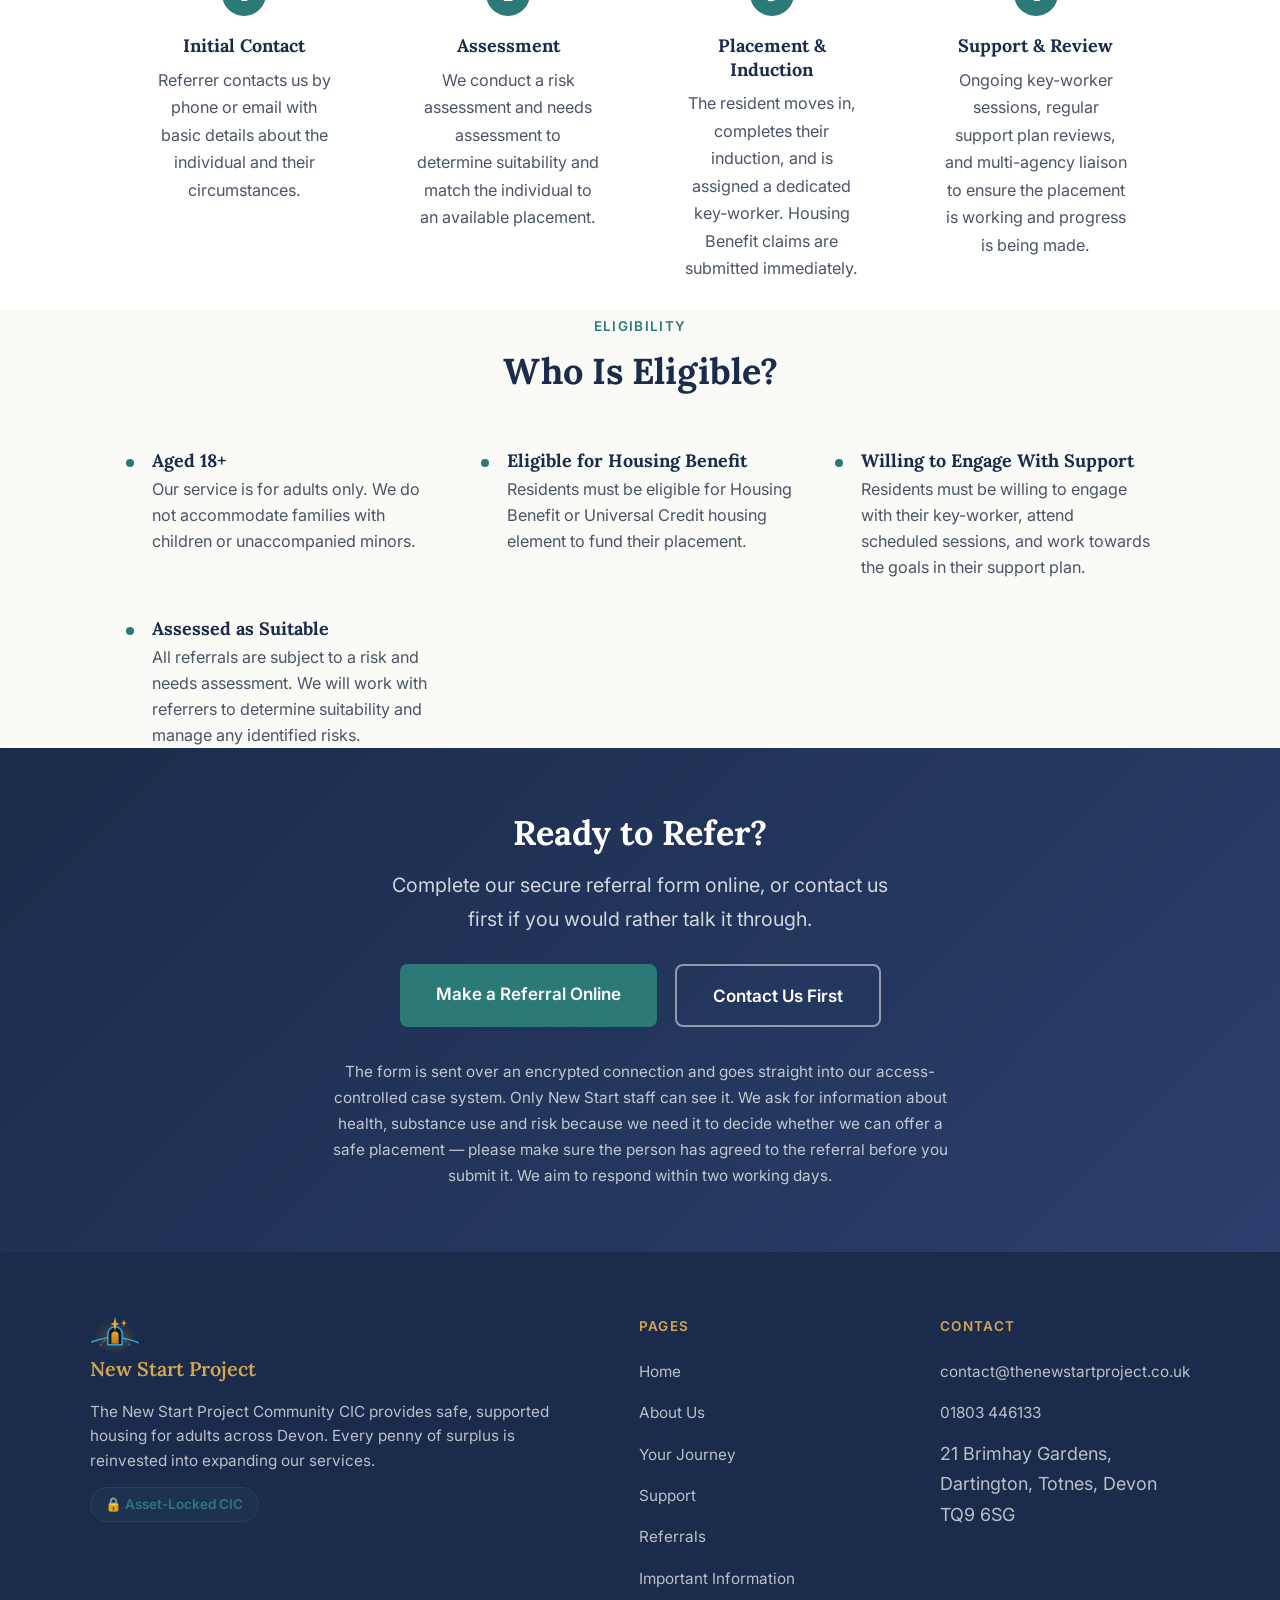
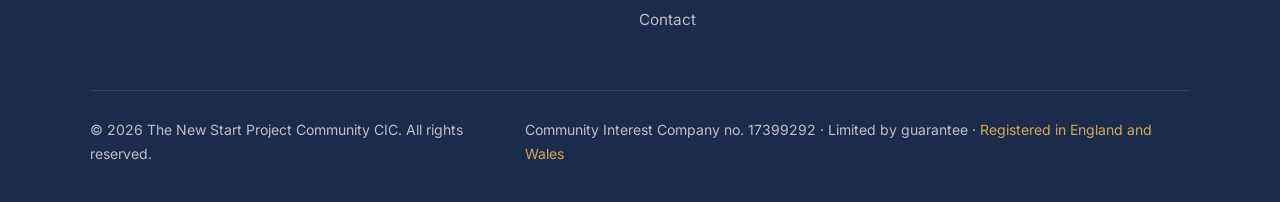
<file: referrals.html>
<!DOCTYPE html>
<html lang="en">
<head>
  <meta charset="UTF-8">
  <meta name="viewport" content="width=device-width, initial-scale=1.0">
  <title>Referrals | The New Start Project Community CIC</title>
  <meta name="description" content="How to refer vulnerable adults to our supported housing service. We accept referrals from local authorities, probation, NHS, and partner agencies across Devon.">
  <link rel="preconnect" href="https://fonts.googleapis.com">
  <link href="https://fonts.googleapis.com/css2?family=Inter:wght@400;500;600;700;800&display=swap" rel="stylesheet">
  <link rel="stylesheet" href="style.css">
</head>
<body>

    <nav class="site-nav">
    <div class="nav-inner">
      <a href="index.html" class="nav-brand">
        <img src="logo.svg" alt="" class="brand-mark">
        <span class="brand-text">New Start <span class="brand-accent">Project</span></span>
      </a>
      <button class="nav-toggle" onclick="document.querySelector('.nav-links').classList.toggle('open')" aria-label="Menu">
        <span></span><span></span><span></span>
      </button>
      <ul class="nav-links">
        <li><a href="index.html">Home</a></li>
        <li><a href="about.html">About</a></li>
        <li><a href="journey.html">Your Journey</a></li>
        <li><a href="services.html">Support</a></li>
        <li><a href="referrals.html" class="active">Referrals</a></li>
        <li><a href="important-information.html">Important Info</a></li>
        <li><a href="contact.html">Contact</a></li>
      </ul>
    </div>
  </nav>

  <section class="hero">
    <div class="container">
      <div class="hero-badge">Referrals</div>
      <h1>Refer a <span>Vulnerable Adult</span></h1>
      <p>We accept referrals from local authorities, probation services, NHS, adult social care, domestic abuse services, and partner agencies across Devon.</p>
    </div>
  </section>

  <!-- WHO CAN REFER -->
  <section>
    <div class="container">
      <div class="section-header">
        <div class="section-label">Referral Partners</div>
        <h2>Who Can Refer?</h2>
      </div>
      <div class="card-grid">
        <div class="card">
          <div class="card-icon">🏛️</div>
          <h3>Local Authority Housing Teams</h3>
          <p>Torbay Council Housing Needs Team, Housing Options, and homelessness prevention services can refer individuals directly through our spot-purchase pathway.</p>
        </div>
        <div class="card">
          <div class="card-icon">⚖️</div>
          <h3>Probation Services</h3>
          <p>Probation officers can refer prison leavers and individuals on community orders who need stable housing linked to compliance requirements.</p>
        </div>
        <div class="card">
          <div class="card-icon">🏥</div>
          <h3>NHS &amp; Adult Social Care</h3>
          <p>Mental health teams, addiction services, hospital discharge teams, and adult social care can refer individuals who need supported housing as part of a care pathway.</p>
        </div>
        <div class="card">
          <div class="card-icon">🛡️</div>
          <h3>Domestic Abuse Services</h3>
          <p>Partner agencies such as FearFree and TDAS can refer survivors who need safe, confidential housing with structured support.</p>
        </div>
        <div class="card">
          <div class="card-icon">🤝</div>
          <h3>Voluntary &amp; Community Sector</h3>
          <p>Recovery organisations, charities, and community groups can refer individuals they're supporting who need housing alongside continued engagement.</p>
        </div>
        <div class="card">
          <div class="card-icon">👤</div>
          <h3>Self-Referrals</h3>
          <p>Individuals can also approach us directly. We will assess their needs and, where appropriate, work with them and relevant agencies to arrange a placement.</p>
        </div>
      </div>
    </div>
  </section>

  <!-- PROCESS -->
  <section>
    <div class="container">
      <div class="section-header">
        <div class="section-label">How It Works</div>
        <h2>The Referral Process</h2>
      </div>
      <div class="process-steps">
        <div class="step">
          <div class="step-number">1</div>
          <h4>Initial Contact</h4>
          <p>Referrer contacts us by phone or email with basic details about the individual and their circumstances.</p>
        </div>
        <div class="step">
          <div class="step-number">2</div>
          <h4>Assessment</h4>
          <p>We conduct a risk assessment and needs assessment to determine suitability and match the individual to an available placement.</p>
        </div>
        <div class="step">
          <div class="step-number">3</div>
          <h4>Placement &amp; Induction</h4>
          <p>The resident moves in, completes their induction, and is assigned a dedicated key-worker. Housing Benefit claims are submitted immediately.</p>
        </div>
        <div class="step">
          <div class="step-number">4</div>
          <h4>Support &amp; Review</h4>
          <p>Ongoing key-worker sessions, regular support plan reviews, and multi-agency liaison to ensure the placement is working and progress is being made.</p>
        </div>
      </div>
    </div>
  </section>

  <!-- ELIGIBILITY -->
  <section>
    <div class="container">
      <div class="section-header">
        <div class="section-label">Eligibility</div>
        <h2>Who Is Eligible?</h2>
      </div>
      <div class="feature-list">
        <div class="feature">
          <div class="feature-marker"></div>
          <div>
            <h4>Aged 18+</h4>
            <p>Our service is for adults only. We do not accommodate families with children or unaccompanied minors.</p>
          </div>
        </div>
        <div class="feature">
          <div class="feature-marker"></div>
          <div>
            <h4>Eligible for Housing Benefit</h4>
            <p>Residents must be eligible for Housing Benefit or Universal Credit housing element to fund their placement.</p>
          </div>
        </div>
        <div class="feature">
          <div class="feature-marker"></div>
          <div>
            <h4>Willing to Engage With Support</h4>
            <p>Residents must be willing to engage with their key-worker, attend scheduled sessions, and work towards the goals in their support plan.</p>
          </div>
        </div>
        <div class="feature">
          <div class="feature-marker"></div>
          <div>
            <h4>Assessed as Suitable</h4>
            <p>All referrals are subject to a risk and needs assessment. We will work with referrers to determine suitability and manage any identified risks.</p>
          </div>
        </div>
      </div>
    </div>
  </section>

  <!-- CTA -->
  <section class="hero" style="padding: 3.5rem 0;">
    <div class="container">
      <h2 style="color: var(--white); margin-bottom: 0.75rem;">Ready to Refer?</h2>
      <p style="max-width: 500px; margin: 0 auto 1.5rem;">Complete our secure referral form online, or contact us first if you would rather talk it through.</p>
      <div class="btn-group">
        <a href="referral-form.html" class="btn btn-primary">Make a Referral Online</a>
        <a href="contact.html" class="btn btn-outline">Contact Us First</a>
      </div>
      <p style="max-width: 620px; margin: 1.75rem auto 0; font-size: 0.85rem; line-height: 1.7; color: rgba(255,255,255,0.72);">The form is sent over an encrypted connection and goes straight into our access-controlled case system. Only New Start staff can see it. We ask for information about health, substance use and risk because we need it to decide whether we can offer a safe placement &mdash; please make sure the person has agreed to the referral before you submit it. We aim to respond within two working days.</p>
    </div>
  </section>

  <footer class="site-footer">
    <div class="footer-inner">
      <div class="footer-grid">
        <div>
          <div class="footer-brand">
            <img src="logo.svg" alt="" class="brand-mark">
            <span>New Start <span class="brand-accent">Project</span></span>
          </div>
          <p class="footer-desc">The New Start Project Community CIC provides safe, supported housing for adults across Devon. Every penny of surplus is reinvested into expanding our services.</p>
          <div class="cic-badge" style="margin-top: 0.75rem;">🔒 Asset-Locked CIC</div>
        </div>
        <div>
          <div class="footer-heading">Pages</div>
          <ul class="footer-links">
            <li><a href="index.html">Home</a></li>
            <li><a href="about.html">About Us</a></li>
            <li><a href="journey.html">Your Journey</a></li>
            <li><a href="services.html">Support</a></li>
            <li><a href="referrals.html">Referrals</a></li>
            <li><a href="important-information.html">Important Information</a></li>
            <li><a href="contact.html">Contact</a></li>
          </ul>
        </div>
        <div>
          <div class="footer-heading">Contact</div>
          <ul class="footer-links">
            <li><a href="mailto:contact@thenewstartproject.co.uk">contact@thenewstartproject.co.uk</a></li>
            <li><a href="tel:01803446133">01803 446133</a></li>
            <li>21 Brimhay Gardens, Dartington, Totnes, Devon TQ9 6SG</li>
          </ul>
        </div>
      </div>
      <div class="footer-bottom">
        <div>&copy; 2026 The New Start Project Community CIC. All rights reserved.</div>
        <div>Community Interest Company no. 17399292 &middot; Limited by guarantee &middot; <span>Registered in England and Wales</span></div>
      </div>
    </div>
  </footer>

</body>
</html>
</file>
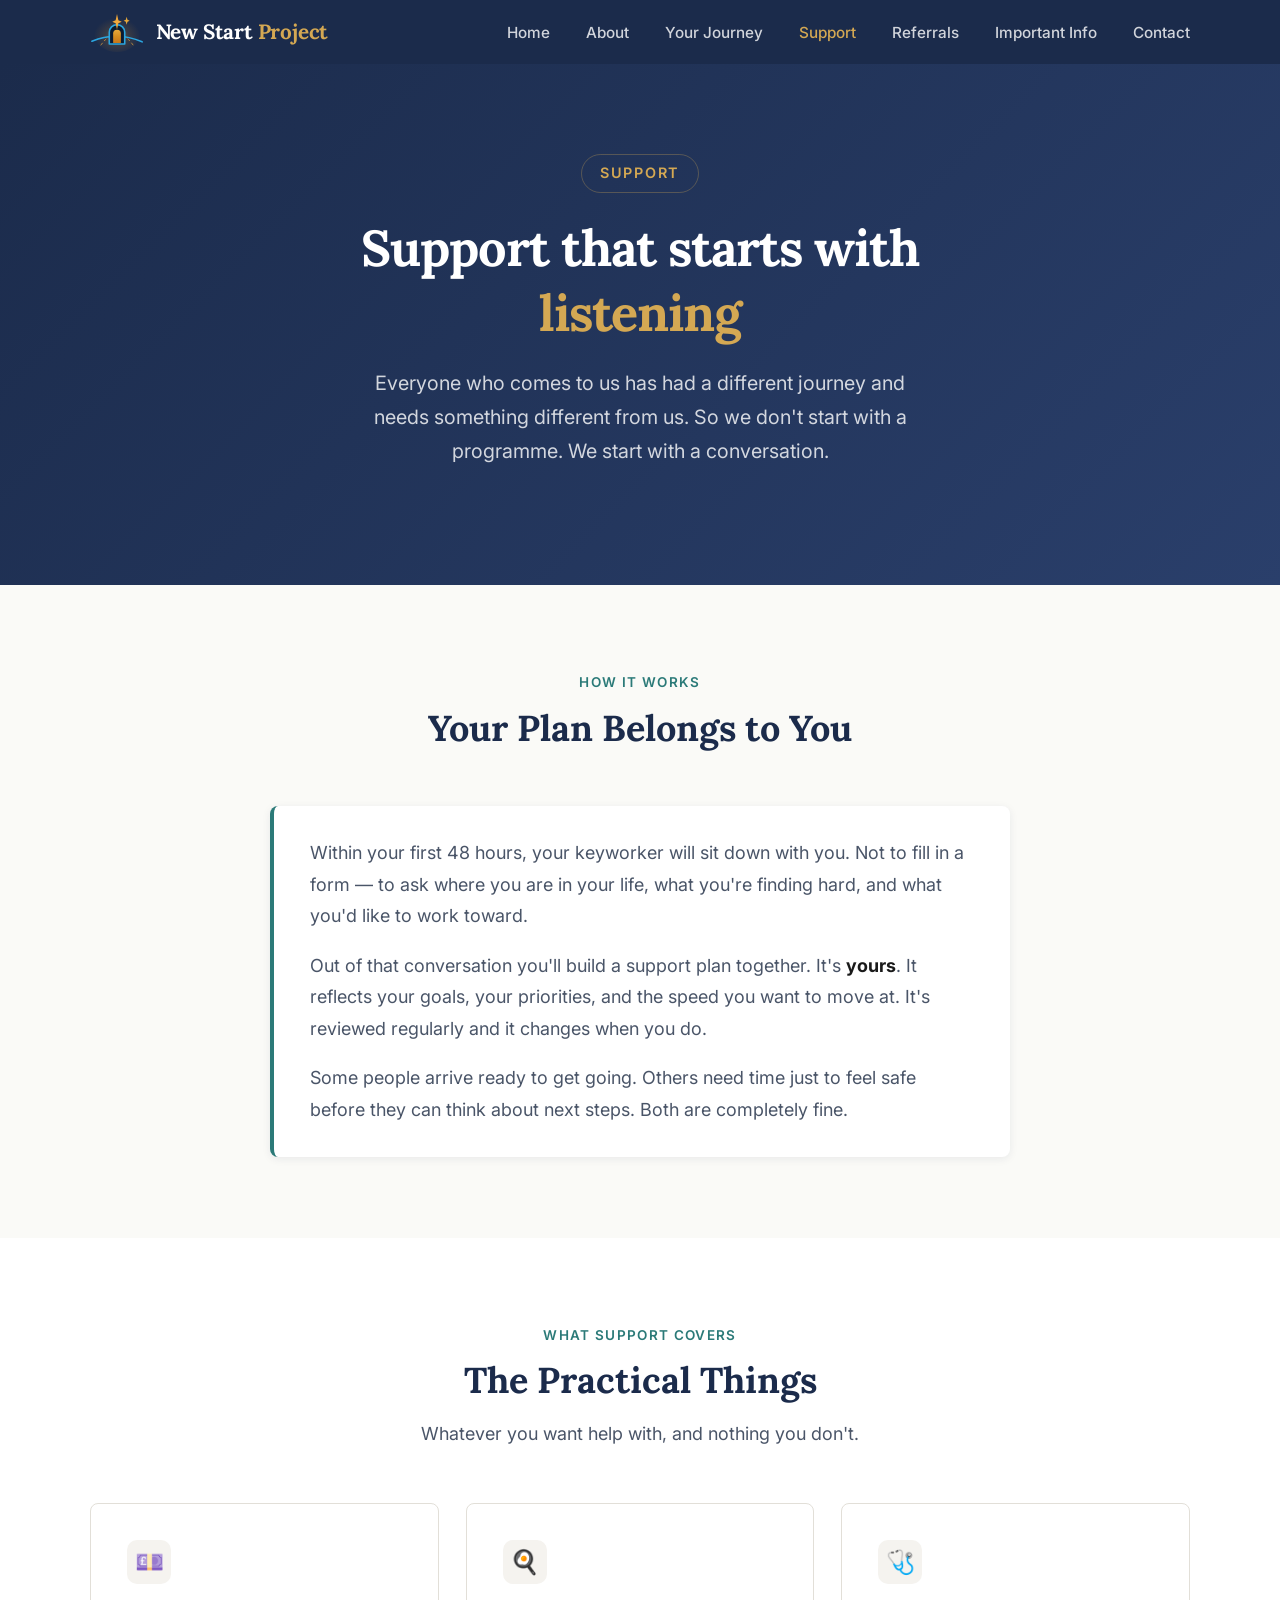
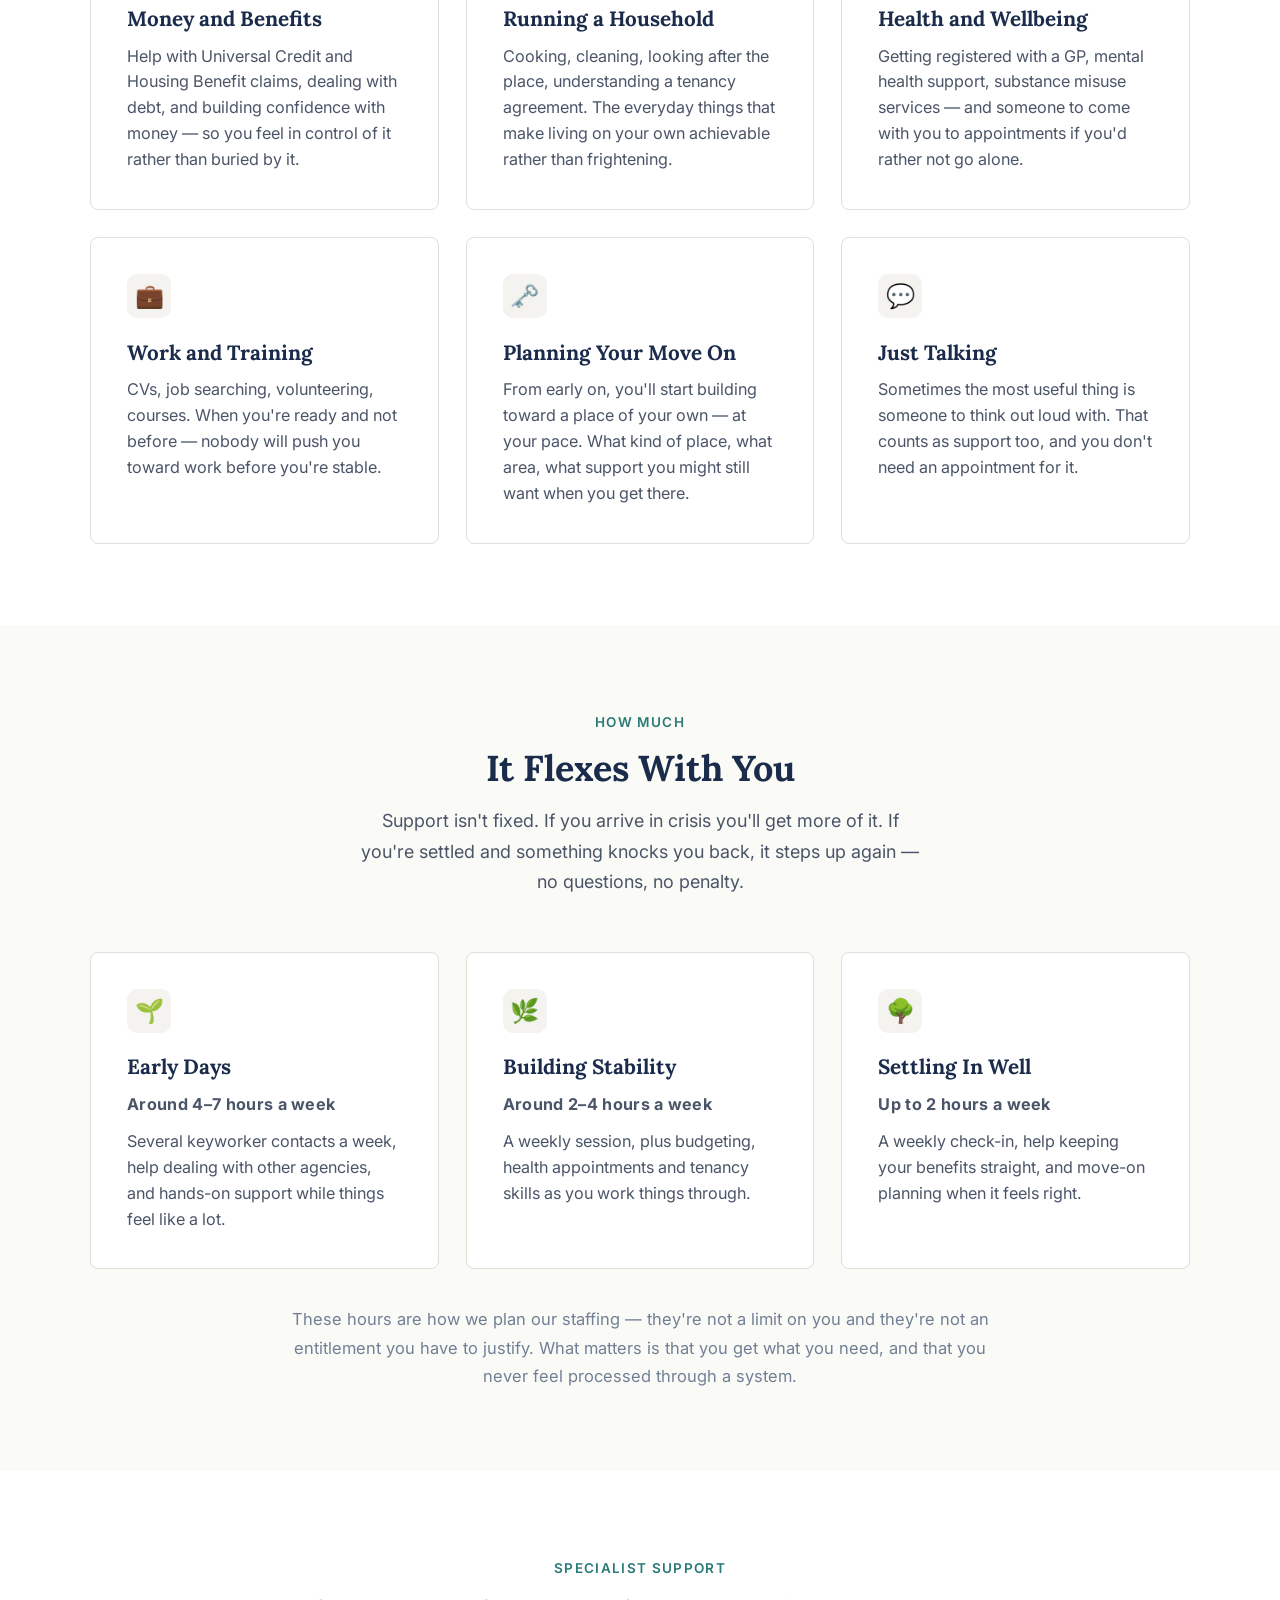
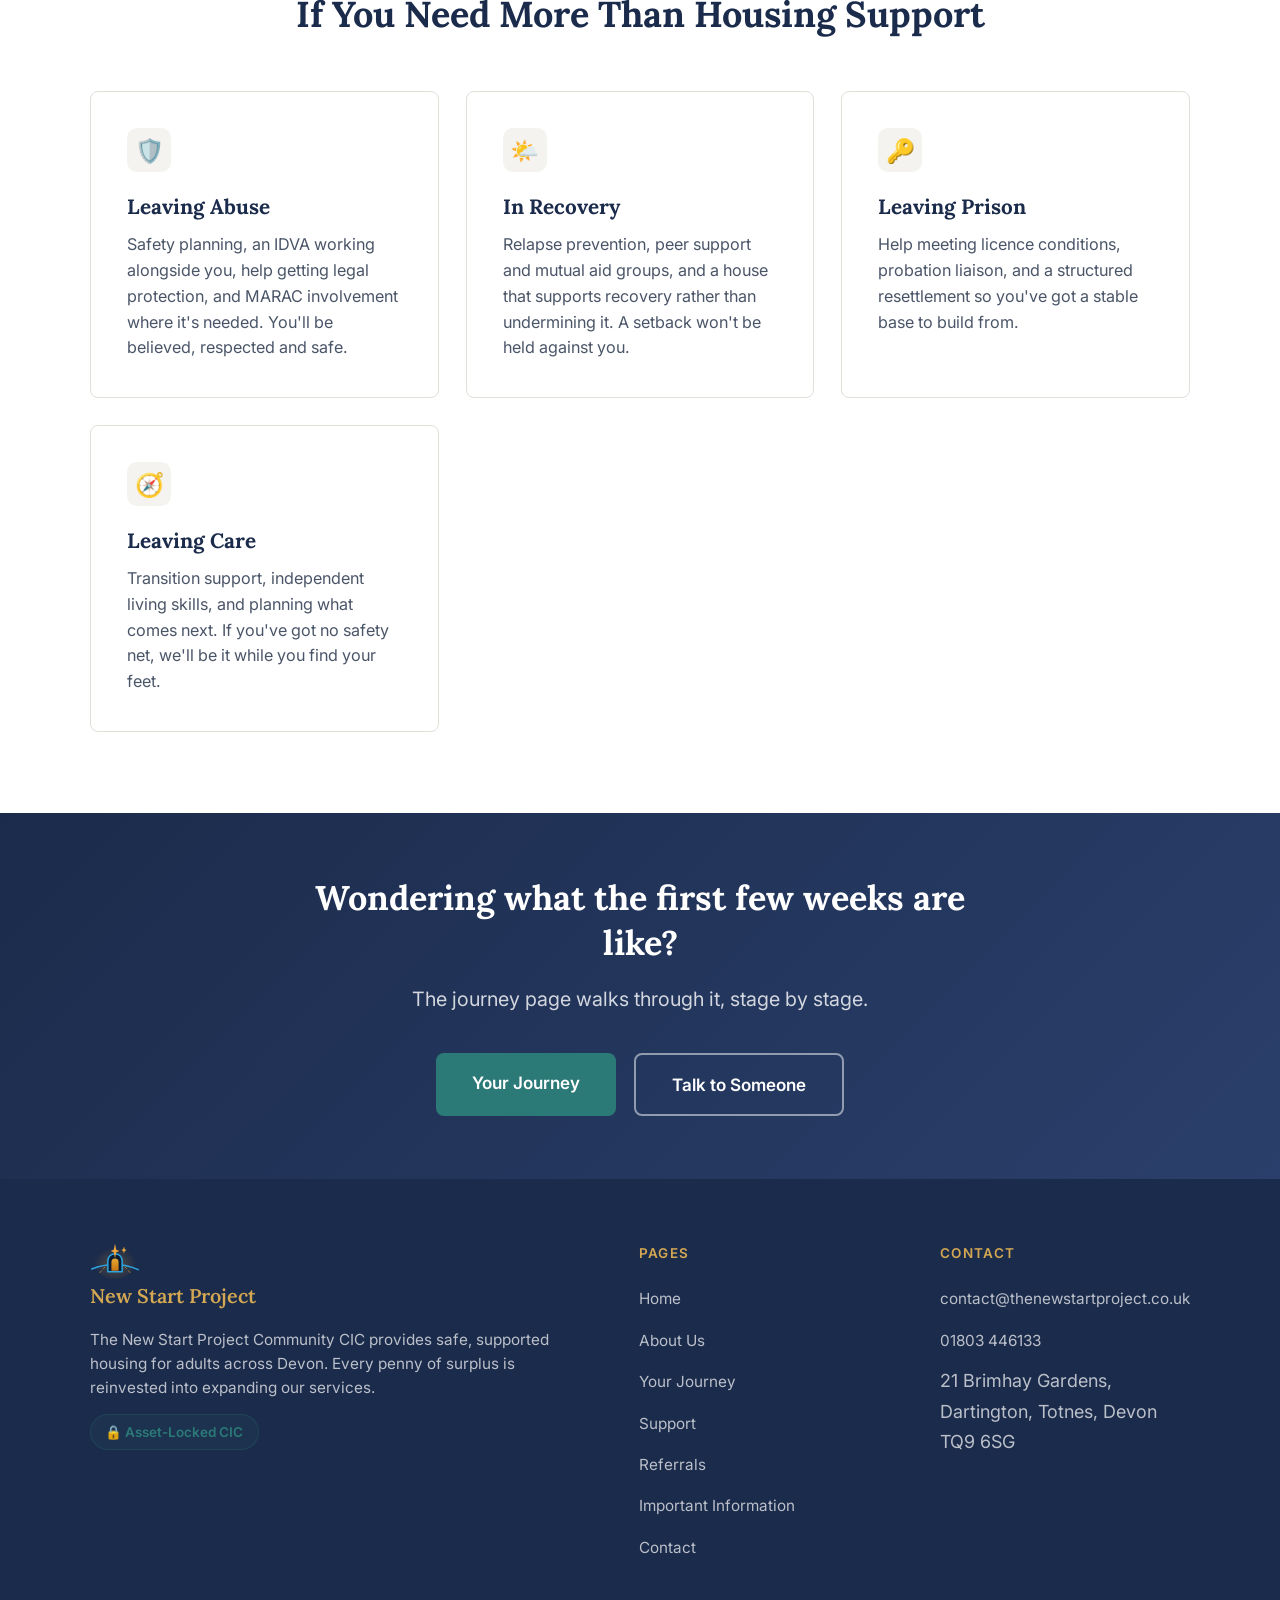
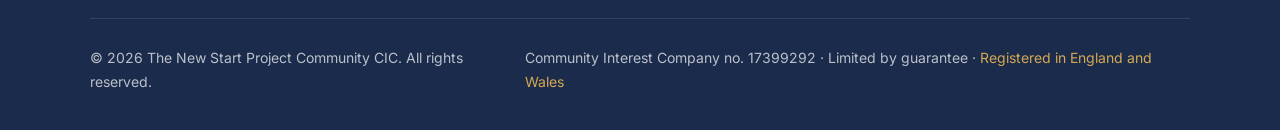
<file: services.html>
<!DOCTYPE html>
<html lang="en">
<head>
  <meta charset="UTF-8">
  <meta name="viewport" content="width=device-width, initial-scale=1.0">
  <title>Support | The New Start Project Community CIC</title>
  <meta name="description" content="The practical help you can expect — benefits and budgeting, health, tenancy skills, work and training — and how support flexes as things change.">
  <link rel="stylesheet" href="style.css">
</head>
<body>

  <nav class="site-nav">
    <div class="nav-inner">
      <a href="index.html" class="nav-brand">
        <img src="logo.svg" alt="" class="brand-mark">
        <span class="brand-text">New Start <span class="brand-accent">Project</span></span>
      </a>
      <button class="nav-toggle" onclick="document.querySelector('.nav-links').classList.toggle('open')" aria-label="Menu">
        <span></span><span></span><span></span>
      </button>
      <ul class="nav-links">
        <li><a href="index.html">Home</a></li>
        <li><a href="about.html">About</a></li>
        <li><a href="journey.html">Your Journey</a></li>
        <li><a href="services.html" class="active">Support</a></li>
        <li><a href="referrals.html">Referrals</a></li>
        <li><a href="important-information.html">Important Info</a></li>
        <li><a href="contact.html">Contact</a></li>
      </ul>
    </div>
  </nav>

  <section class="hero">
    <div class="hero-inner">
      <div class="hero-tag">Support</div>
      <h1>Support that starts with <em>listening</em></h1>
      <p>Everyone who comes to us has had a different journey and needs something different from us. So we don't start with a programme. We start with a conversation.</p>
    </div>
  </section>

  <div class="section">
    <div class="section-inner">
      <div class="section-header">
        <div class="section-label">How It Works</div>
        <h2>Your Plan Belongs to You</h2>
      </div>
      <div class="callout">
        <p>Within your first 48 hours, your keyworker will sit down with you. Not to fill in a form — to ask where you are in your life, what you're finding hard, and what you'd like to work toward.</p>
        <p>Out of that conversation you'll build a support plan together. It's <strong>yours</strong>. It reflects your goals, your priorities, and the speed you want to move at. It's reviewed regularly and it changes when you do.</p>
        <p>Some people arrive ready to get going. Others need time just to feel safe before they can think about next steps. Both are completely fine.</p>
      </div>
    </div>
  </div>

  <div class="section section-alt">
    <div class="section-inner">
      <div class="section-header">
        <div class="section-label">What Support Covers</div>
        <h2>The Practical Things</h2>
        <p>Whatever you want help with, and nothing you don't.</p>
      </div>
      <div class="cards-grid">
        <div class="card">
          <div class="card-icon">💷</div>
          <h3>Money and Benefits</h3>
          <p>Help with Universal Credit and Housing Benefit claims, dealing with debt, and building confidence with money — so you feel in control of it rather than buried by it.</p>
        </div>
        <div class="card">
          <div class="card-icon">🍳</div>
          <h3>Running a Household</h3>
          <p>Cooking, cleaning, looking after the place, understanding a tenancy agreement. The everyday things that make living on your own achievable rather than frightening.</p>
        </div>
        <div class="card">
          <div class="card-icon">🩺</div>
          <h3>Health and Wellbeing</h3>
          <p>Getting registered with a GP, mental health support, substance misuse services — and someone to come with you to appointments if you'd rather not go alone.</p>
        </div>
        <div class="card">
          <div class="card-icon">💼</div>
          <h3>Work and Training</h3>
          <p>CVs, job searching, volunteering, courses. When you're ready and not before — nobody will push you toward work before you're stable.</p>
        </div>
        <div class="card">
          <div class="card-icon">🗝️</div>
          <h3>Planning Your Move On</h3>
          <p>From early on, you'll start building toward a place of your own — at your pace. What kind of place, what area, what support you might still want when you get there.</p>
        </div>
        <div class="card">
          <div class="card-icon">💬</div>
          <h3>Just Talking</h3>
          <p>Sometimes the most useful thing is someone to think out loud with. That counts as support too, and you don't need an appointment for it.</p>
        </div>
      </div>
    </div>
  </div>

  <div class="section">
    <div class="section-inner">
      <div class="section-header">
        <div class="section-label">How Much</div>
        <h2>It Flexes With You</h2>
        <p>Support isn't fixed. If you arrive in crisis you'll get more of it. If you're settled and something knocks you back, it steps up again — no questions, no penalty.</p>
      </div>
      <div class="cards-grid">
        <div class="card">
          <div class="card-icon">🌱</div>
          <h3>Early Days</h3>
          <p class="level-hours">Around 4–7 hours a week</p>
          <p>Several keyworker contacts a week, help dealing with other agencies, and hands-on support while things feel like a lot.</p>
        </div>
        <div class="card">
          <div class="card-icon">🌿</div>
          <h3>Building Stability</h3>
          <p class="level-hours">Around 2–4 hours a week</p>
          <p>A weekly session, plus budgeting, health appointments and tenancy skills as you work things through.</p>
        </div>
        <div class="card">
          <div class="card-icon">🌳</div>
          <h3>Settling In Well</h3>
          <p class="level-hours">Up to 2 hours a week</p>
          <p>A weekly check-in, help keeping your benefits straight, and move-on planning when it feels right.</p>
        </div>
      </div>
      <p class="note">These hours are how we plan our staffing — they're not a limit on you and they're not an entitlement you have to justify. What matters is that you get what you need, and that you never feel processed through a system.</p>
    </div>
  </div>

  <div class="section section-alt">
    <div class="section-inner">
      <div class="section-header">
        <div class="section-label">Specialist Support</div>
        <h2>If You Need More Than Housing Support</h2>
      </div>
      <div class="cards-grid">
        <div class="card">
          <div class="card-icon">🛡️</div>
          <h3>Leaving Abuse</h3>
          <p>Safety planning, an IDVA working alongside you, help getting legal protection, and MARAC involvement where it's needed. You'll be believed, respected and safe.</p>
        </div>
        <div class="card">
          <div class="card-icon">🌤️</div>
          <h3>In Recovery</h3>
          <p>Relapse prevention, peer support and mutual aid groups, and a house that supports recovery rather than undermining it. A setback won't be held against you.</p>
        </div>
        <div class="card">
          <div class="card-icon">🔑</div>
          <h3>Leaving Prison</h3>
          <p>Help meeting licence conditions, probation liaison, and a structured resettlement so you've got a stable base to build from.</p>
        </div>
        <div class="card">
          <div class="card-icon">🧭</div>
          <h3>Leaving Care</h3>
          <p>Transition support, independent living skills, and planning what comes next. If you've got no safety net, we'll be it while you find your feet.</p>
        </div>
      </div>
    </div>
  </div>

  <section class="hero" style="padding: 3.5rem 0;">
    <div class="hero-inner">
      <h2>Wondering what the first few weeks are like?</h2>
      <p>The journey page walks through it, stage by stage.</p>
      <div class="hero-buttons">
        <a href="journey.html" class="hero-cta">Your Journey</a>
        <a href="contact.html" class="hero-cta-outline">Talk to Someone</a>
      </div>
    </div>
  </section>

  <footer class="site-footer">
    <div class="footer-inner">
      <div class="footer-grid">
        <div>
          <div class="footer-brand">
            <img src="logo.svg" alt="" class="brand-mark">
            <span>New Start <span class="brand-accent">Project</span></span>
          </div>
          <p class="footer-desc">The New Start Project Community CIC provides safe, supported housing for adults across Devon. Every penny of surplus is reinvested into expanding our services.</p>
          <div class="cic-badge" style="margin-top: 0.75rem;">🔒 Asset-Locked CIC</div>
        </div>
        <div>
          <div class="footer-heading">Pages</div>
          <ul class="footer-links">
            <li><a href="index.html">Home</a></li>
            <li><a href="about.html">About Us</a></li>
            <li><a href="journey.html">Your Journey</a></li>
            <li><a href="services.html">Support</a></li>
            <li><a href="referrals.html">Referrals</a></li>
            <li><a href="important-information.html">Important Information</a></li>
            <li><a href="contact.html">Contact</a></li>
          </ul>
        </div>
        <div>
          <div class="footer-heading">Contact</div>
          <ul class="footer-links">
            <li><a href="mailto:contact@thenewstartproject.co.uk">contact@thenewstartproject.co.uk</a></li>
            <li><a href="tel:01803446133">01803 446133</a></li>
            <li>21 Brimhay Gardens, Dartington, Totnes, Devon TQ9 6SG</li>
          </ul>
        </div>
      </div>
      <div class="footer-bottom">
        <div>&copy; 2026 The New Start Project Community CIC. All rights reserved.</div>
        <div>Community Interest Company no. 17399292 &middot; Limited by guarantee &middot; <span>Registered in England and Wales</span></div>
      </div>
    </div>
  </footer>

</body>
</html>
</file>
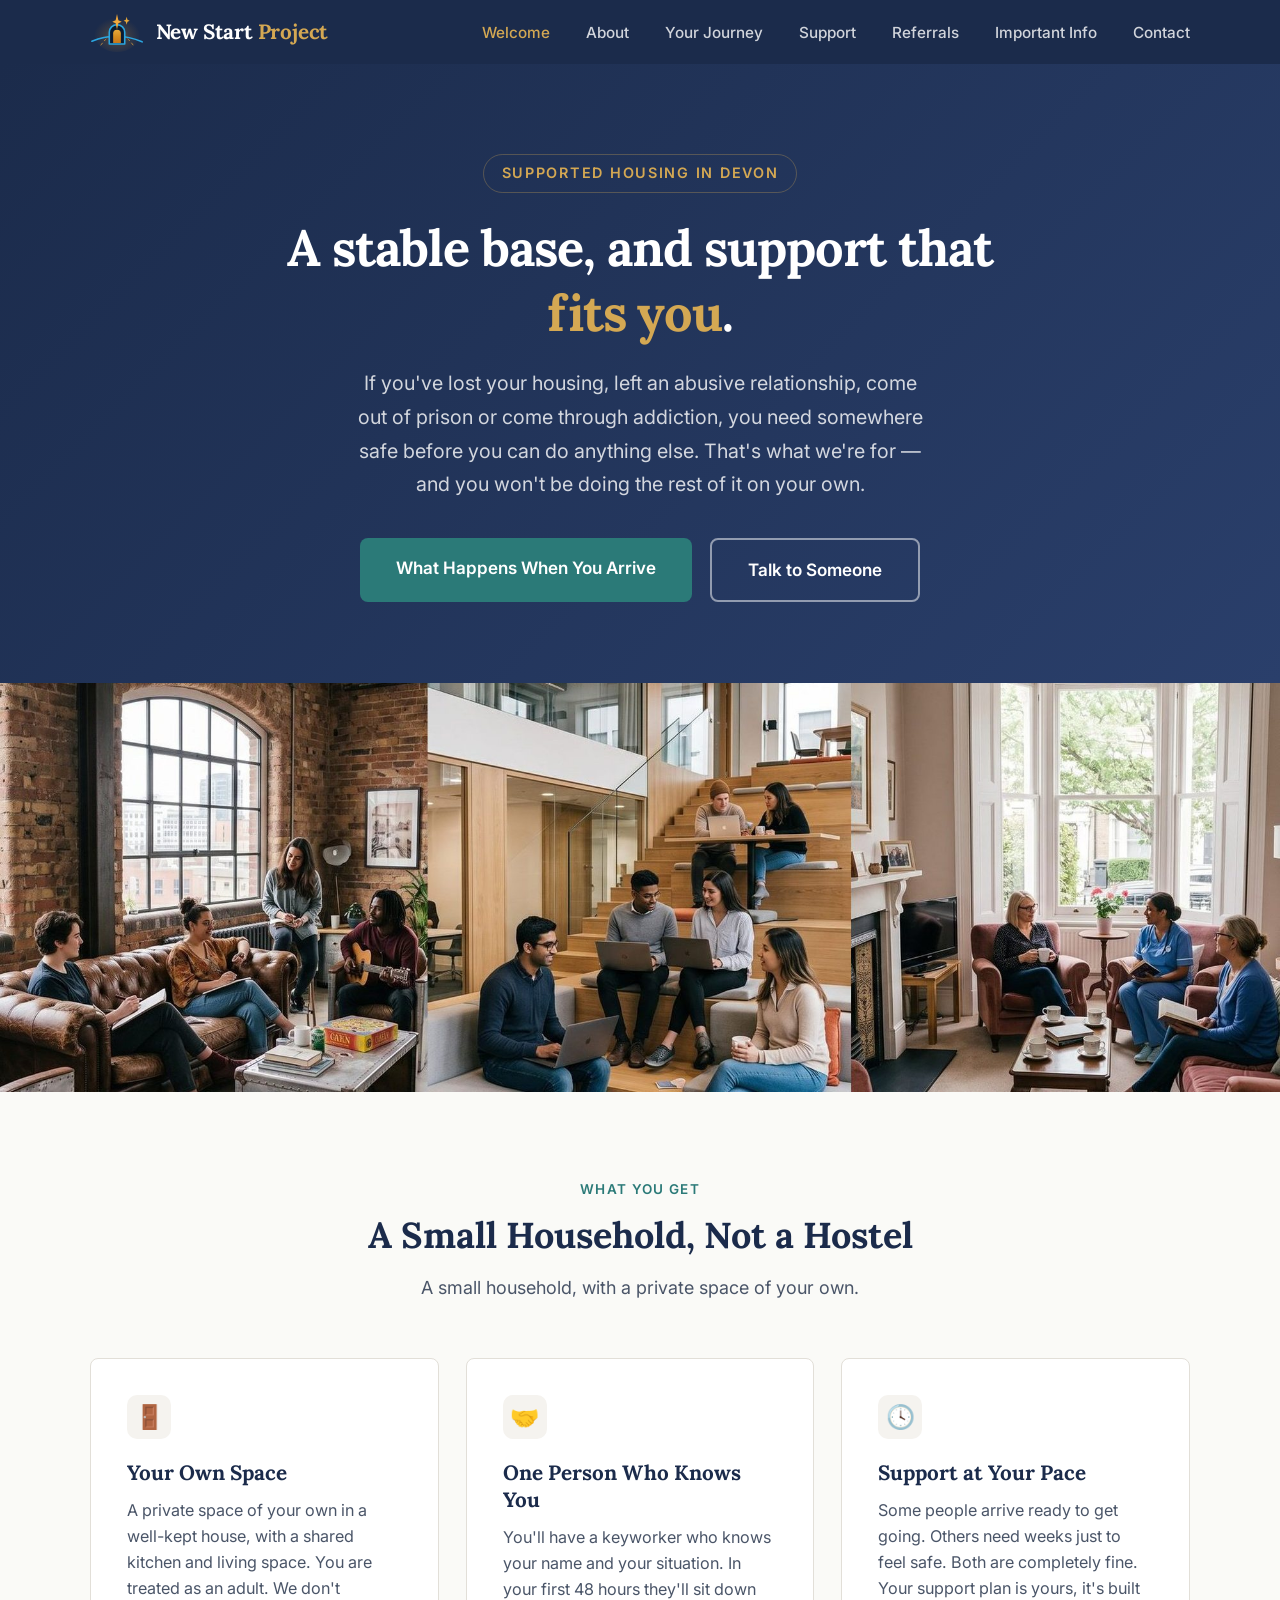
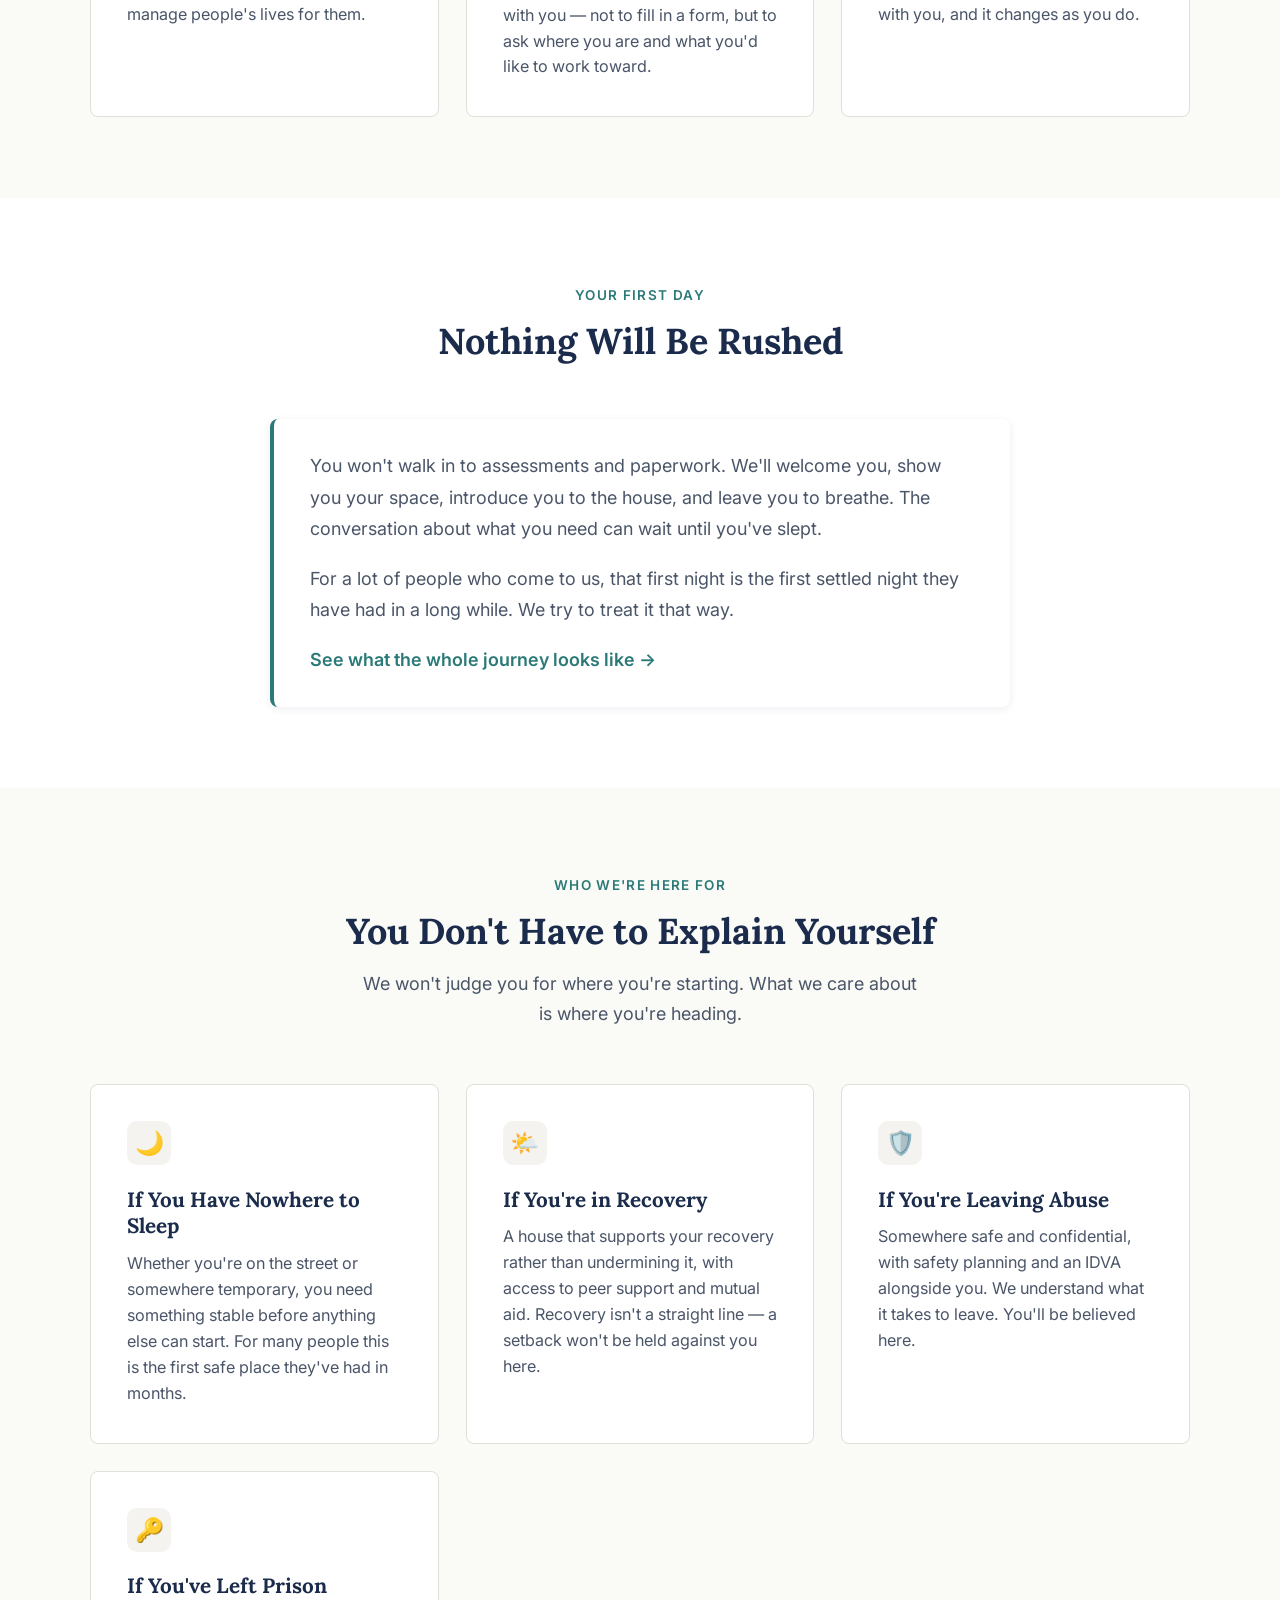
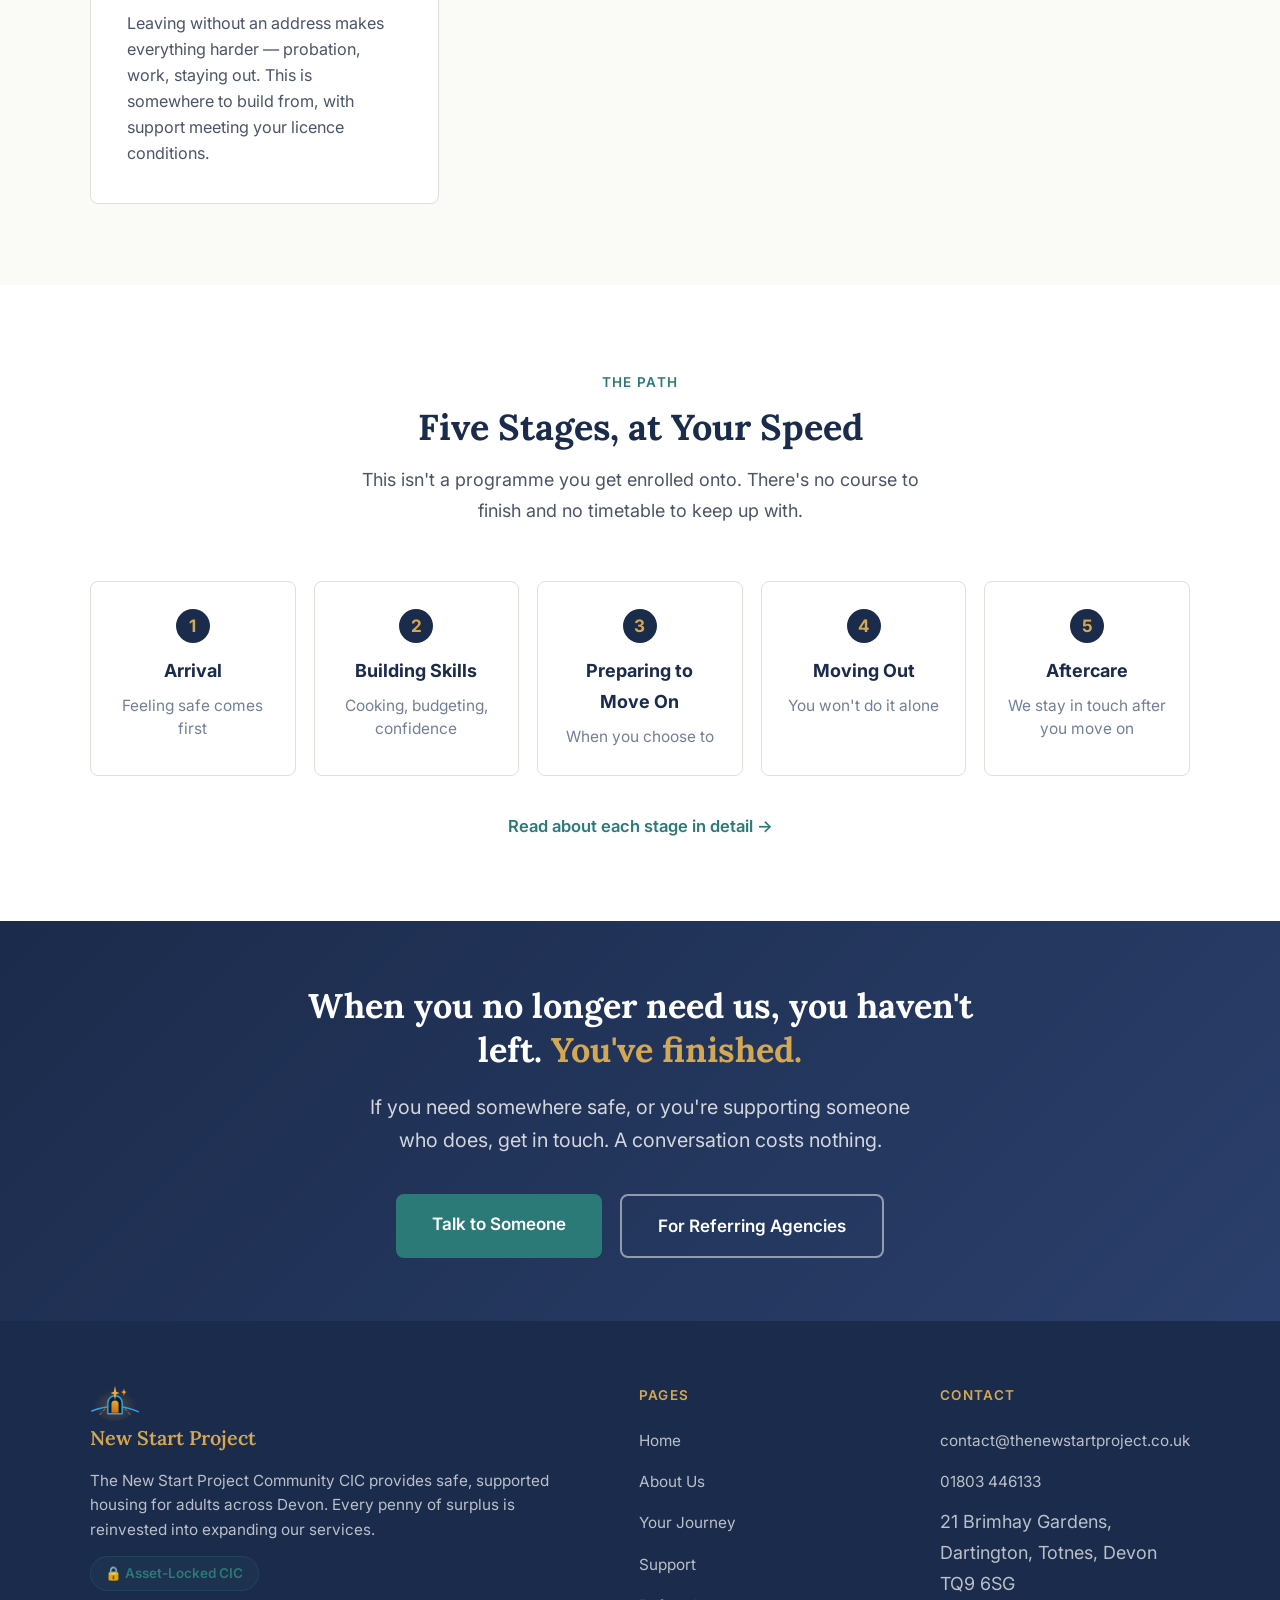
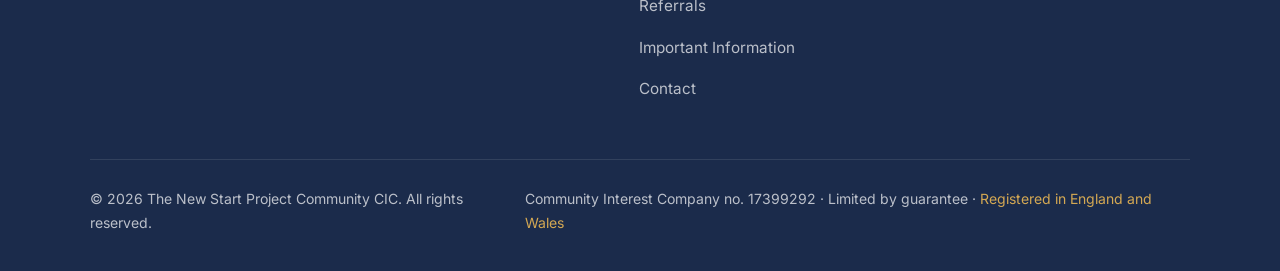
<file: welcome.html>
<!DOCTYPE html>
<html lang="en">
<head>
  <meta charset="UTF-8">
  <meta name="viewport" content="width=device-width, initial-scale=1.0">
  <title>The New Start Project Community CIC | Supported Housing in Devon</title>
  <meta name="description" content="Supported housing for adults across Devon. Individual support that moves at your pace, for adults across Devon.">
  <link rel="stylesheet" href="style.css">
</head>
<body>

  <nav class="site-nav">
    <div class="nav-inner">
      <a href="index.html" class="nav-brand">
        <img src="logo.svg" alt="" class="brand-mark">
        <span class="brand-text">New Start <span class="brand-accent">Project</span></span>
      </a>
      <button class="nav-toggle" onclick="document.querySelector('.nav-links').classList.toggle('open')" aria-label="Menu">
        <span></span><span></span><span></span>
      </button>
      <ul class="nav-links">
        <li><a href="welcome.html" class="active">Welcome</a></li>
        <li><a href="about.html">About</a></li>
        <li><a href="journey.html">Your Journey</a></li>
        <li><a href="services.html">Support</a></li>
        <li><a href="referrals.html">Referrals</a></li>
        <li><a href="important-information.html">Important Info</a></li>
        <li><a href="contact.html">Contact</a></li>
      </ul>
    </div>
  </nav>

  <section class="hero">
    <div class="hero-inner">
      <div class="hero-tag">Supported Housing in Devon</div>
      <h1>A stable base, and support that <em>fits you</em>.</h1>
      <p>If you've lost your housing, left an abusive relationship, come out of prison or come through addiction, you need somewhere safe before you can do anything else. That's what we're for — and you won't be doing the rest of it on your own.</p>
      <div class="hero-buttons">
        <a href="journey.html" class="hero-cta">What Happens When You Arrive</a>
        <a href="contact.html" class="hero-cta-outline">Talk to Someone</a>
      </div>
    </div>
  </section>

  <div class="photo-band">
    <img src="home-spaces.jpg" alt="Shared living spaces: people sitting together talking over tea, and quieter spaces to work and think">
  </div>

  <div class="section">
    <div class="section-inner">
      <div class="section-header">
        <div class="section-label">What You Get</div>
        <h2>A Small Household, Not a Hostel</h2>
        <p>A small household, with a private space of your own.</p>
      </div>
      <div class="cards-grid">
        <div class="card">
          <div class="card-icon">🚪</div>
          <h3>Your Own Space</h3>
          <p>A private space of your own in a well-kept house, with a shared kitchen and living space. You are treated as an adult. We don't manage people's lives for them.</p>
        </div>
        <div class="card">
          <div class="card-icon">🤝</div>
          <h3>One Person Who Knows You</h3>
          <p>You'll have a keyworker who knows your name and your situation. In your first 48 hours they'll sit down with you — not to fill in a form, but to ask where you are and what you'd like to work toward.</p>
        </div>
        <div class="card">
          <div class="card-icon">🕓</div>
          <h3>Support at Your Pace</h3>
          <p>Some people arrive ready to get going. Others need weeks just to feel safe. Both are completely fine. Your support plan is yours, it's built with you, and it changes as you do.</p>
        </div>
      </div>
    </div>
  </div>

  <div class="section section-alt">
    <div class="section-inner">
      <div class="section-header">
        <div class="section-label">Your First Day</div>
        <h2>Nothing Will Be Rushed</h2>
      </div>
      <div class="callout">
        <p>You won't walk in to assessments and paperwork. We'll welcome you, show you your space, introduce you to the house, and leave you to breathe. The conversation about what you need can wait until you've slept.</p>
        <p>For a lot of people who come to us, that first night is the first settled night they have had in a long while. We try to treat it that way.</p>
        <p class="callout-link"><a href="journey.html">See what the whole journey looks like →</a></p>
      </div>
    </div>
  </div>

  <div class="section">
    <div class="section-inner">
      <div class="section-header">
        <div class="section-label">Who We're Here For</div>
        <h2>You Don't Have to Explain Yourself</h2>
        <p>We won't judge you for where you're starting. What we care about is where you're heading.</p>
      </div>
      <div class="cards-grid">
        <div class="card">
          <div class="card-icon">🌙</div>
          <h3>If You Have Nowhere to Sleep</h3>
          <p>Whether you're on the street or somewhere temporary, you need something stable before anything else can start. For many people this is the first safe place they've had in months.</p>
        </div>
        <div class="card">
          <div class="card-icon">🌤️</div>
          <h3>If You're in Recovery</h3>
          <p>A house that supports your recovery rather than undermining it, with access to peer support and mutual aid. Recovery isn't a straight line — a setback won't be held against you here.</p>
        </div>
        <div class="card">
          <div class="card-icon">🛡️</div>
          <h3>If You're Leaving Abuse</h3>
          <p>Somewhere safe and confidential, with safety planning and an IDVA alongside you. We understand what it takes to leave. You'll be believed here.</p>
        </div>
        <div class="card">
          <div class="card-icon">🔑</div>
          <h3>If You've Left Prison</h3>
          <p>Leaving without an address makes everything harder — probation, work, staying out. This is somewhere to build from, with support meeting your licence conditions.</p>
        </div>
      </div>
    </div>
  </div>

  <div class="section section-alt">
    <div class="section-inner">
      <div class="section-header">
        <div class="section-label">The Path</div>
        <h2>Five Stages, at Your Speed</h2>
        <p>This isn't a programme you get enrolled onto. There's no course to finish and no timetable to keep up with.</p>
      </div>
      <div class="mini-stages">
        <div class="mini-stage"><span class="mini-num">1</span><strong>Arrival</strong><span>Feeling safe comes first</span></div>
        <div class="mini-stage"><span class="mini-num">2</span><strong>Building Skills</strong><span>Cooking, budgeting, confidence</span></div>
        <div class="mini-stage"><span class="mini-num">3</span><strong>Preparing to Move On</strong><span>When you choose to</span></div>
        <div class="mini-stage"><span class="mini-num">4</span><strong>Moving Out</strong><span>You won't do it alone</span></div>
        <div class="mini-stage"><span class="mini-num">5</span><strong>Aftercare</strong><span>We stay in touch after you move on</span></div>
      </div>
      <p class="note"><a href="journey.html">Read about each stage in detail →</a></p>
    </div>
  </div>

  <section class="hero" style="padding: 3.5rem 0;">
    <div class="hero-inner">
      <h2>When you no longer need us, you haven't left. <em>You've finished.</em></h2>
      <p>If you need somewhere safe, or you're supporting someone who does, get in touch. A conversation costs nothing.</p>
      <div class="hero-buttons">
        <a href="contact.html" class="hero-cta">Talk to Someone</a>
        <a href="referrals.html" class="hero-cta-outline">For Referring Agencies</a>
      </div>
    </div>
  </section>

  <footer class="site-footer">
    <div class="footer-inner">
      <div class="footer-grid">
        <div>
          <div class="footer-brand">
            <img src="logo.svg" alt="" class="brand-mark">
            <span>New Start <span class="brand-accent">Project</span></span>
          </div>
          <p class="footer-desc">The New Start Project Community CIC provides safe, supported housing for adults across Devon. Every penny of surplus is reinvested into expanding our services.</p>
          <div class="cic-badge" style="margin-top: 0.75rem;">🔒 Asset-Locked CIC</div>
        </div>
        <div>
          <div class="footer-heading">Pages</div>
          <ul class="footer-links">
            <li><a href="index.html">Home</a></li>
            <li><a href="about.html">About Us</a></li>
            <li><a href="journey.html">Your Journey</a></li>
            <li><a href="services.html">Support</a></li>
            <li><a href="referrals.html">Referrals</a></li>
            <li><a href="important-information.html">Important Information</a></li>
            <li><a href="contact.html">Contact</a></li>
          </ul>
        </div>
        <div>
          <div class="footer-heading">Contact</div>
          <ul class="footer-links">
            <li><a href="mailto:contact@thenewstartproject.co.uk">contact@thenewstartproject.co.uk</a></li>
            <li><a href="tel:01803446133">01803 446133</a></li>
            <li>21 Brimhay Gardens, Dartington, Totnes, Devon TQ9 6SG</li>
          </ul>
        </div>
      </div>
      <div class="footer-bottom">
        <div>&copy; 2026 The New Start Project Community CIC. All rights reserved.</div>
        <div>Community Interest Company no. 17399292 &middot; Limited by guarantee &middot; <span>Registered in England and Wales</span></div>
      </div>
    </div>
  </footer>

</body>
</html>
</file>
<file: style.css>
/* ========================================
   The New Start Project — Core Styles
   Adapted from Employment Law Simplified
   ======================================== */

@import url('https://fonts.googleapis.com/css2?family=Lora:wght@400;500;600;700&family=Inter:wght@400;500;600&display=swap');

:root {
  --navy: #1B2B4B;
  --navy-light: #2A3F6B;
  --teal: #2B7A78;
  --teal-light: #3AAFA9;
  --gold: #D4A853;
  --warm-bg: #FAFAF7;
  --warm-card: #F5F3EF;
  --text-primary: #1A1A1A;
  --text-secondary: #4A5568;
  --text-light: #718096;
  --white: #FFFFFF;
  --border: #E2DFD8;
  --shadow: 0 2px 8px rgba(27,43,75,0.08);
  --shadow-lg: 0 8px 24px rgba(27,43,75,0.12);
  --radius: 8px;
  --max-width: 1100px;
}

*, *::before, *::after { box-sizing: border-box; margin: 0; padding: 0; }
html { font-size: 18px; scroll-behavior: smooth; }

body {
  font-family: 'Inter', -apple-system, BlinkMacSystemFont, sans-serif;
  color: var(--text-primary);
  background: var(--warm-bg);
  line-height: 1.7;
  -webkit-font-smoothing: antialiased;
}

h1, h2, h3, h4 { font-family: 'Lora', Georgia, serif; line-height: 1.3; color: var(--navy); }
a { color: var(--teal); text-decoration: none; transition: color 0.2s; }
a:hover { color: var(--teal-light); }
img { max-width: 100%; height: auto; }

/* ---- NAV ---- */

.site-nav {
  background: var(--navy);
  padding: 0 2rem;
  position: sticky;
  top: 0;
  z-index: 100;
}

.nav-inner {
  max-width: var(--max-width);
  margin: 0 auto;
  display: flex;
  align-items: center;
  justify-content: space-between;
  height: 64px;
}

.nav-brand {
  font-family: 'Lora', Georgia, serif;
  color: var(--white);
  font-size: 1.15rem;
  font-weight: 600;
  text-decoration: none;
}

.nav-brand span { color: var(--gold); }

.nav-links { display: flex; gap: 2rem; list-style: none; }

.nav-links a {
  color: rgba(255,255,255,0.8);
  font-size: 0.85rem;
  font-weight: 500;
  transition: color 0.2s;
}

.nav-links a:hover, .nav-links a.active { color: var(--gold); }

.nav-toggle { display: none; background: none; border: none; cursor: pointer; padding: 0.5rem; }
.nav-toggle span { display: block; width: 22px; height: 2px; background: var(--white); margin: 5px 0; }

/* ---- HERO ---- */

.hero {
  background: linear-gradient(135deg, var(--navy) 0%, var(--navy-light) 100%);
  padding: 5rem 2rem 4.5rem;
  text-align: center;
}

.hero-inner { max-width: 720px; margin: 0 auto; }

.hero-tag {
  display: inline-block;
  color: var(--gold);
  font-size: 0.8rem;
  font-weight: 600;
  letter-spacing: 0.12em;
  text-transform: uppercase;
  margin-bottom: 1.2rem;
  border: 1px solid rgba(212,168,83,0.3);
  padding: 0.35rem 1rem;
  border-radius: 20px;
}

.hero h1 {
  color: var(--white);
  font-size: 2.8rem;
  font-weight: 700;
  margin-bottom: 1.2rem;
  letter-spacing: -0.02em;
}

.hero h1 em {
  font-style: normal;
  color: var(--gold);
}

.hero p {
  color: rgba(255,255,255,0.8);
  font-size: 1.1rem;
  line-height: 1.7;
  max-width: 580px;
  margin: 0 auto 2rem;
}

.hero-cta {
  display: inline-block;
  background: var(--teal);
  color: var(--white);
  padding: 0.85rem 2rem;
  border-radius: var(--radius);
  font-weight: 600;
  font-size: 0.95rem;
  transition: background 0.2s, transform 0.2s;
  border: none;
  cursor: pointer;
}

.hero-cta:hover { background: var(--teal-light); color: var(--white); transform: translateY(-1px); }

.hero-cta-outline {
  display: inline-block;
  color: var(--white);
  padding: 0.85rem 2rem;
  border-radius: var(--radius);
  font-weight: 600;
  font-size: 0.95rem;
  border: 2px solid rgba(255,255,255,0.5);
  transition: border-color 0.2s, color 0.2s;
}

.hero-cta-outline:hover { border-color: var(--gold); color: var(--gold); }

.hero-buttons { display: flex; gap: 1rem; justify-content: center; flex-wrap: wrap; }

/* ---- SECTIONS ---- */

.section { padding: 4.5rem 2rem; }
.section-alt { background: var(--white); }
.section-inner { max-width: var(--max-width); margin: 0 auto; }
/* contact.html and referrals.html wrap their content in .container */
.container { max-width: var(--max-width); margin: 0 auto; padding: 0 2rem; }

.section-header { text-align: center; margin-bottom: 3rem; }
.section-header h2 { font-size: 2rem; margin-bottom: 0.8rem; }
.section-header p { color: var(--text-secondary); font-size: 1rem; max-width: 560px; margin: 0 auto; }

.section-label {
  display: inline-block;
  color: var(--teal);
  font-size: 0.75rem;
  font-weight: 600;
  letter-spacing: 0.1em;
  text-transform: uppercase;
  margin-bottom: 0.6rem;
}

/* ---- CARDS ---- */

.cards-grid {
  display: grid;
  grid-template-columns: repeat(auto-fit, minmax(300px, 1fr));
  gap: 1.5rem;
}

.card {
  background: var(--white);
  border: 1px solid var(--border);
  border-radius: var(--radius);
  padding: 2rem;
  transition: box-shadow 0.2s, transform 0.2s;
}

.card:hover { box-shadow: var(--shadow-lg); transform: translateY(-2px); }

.card-icon {
  width: 44px;
  height: 44px;
  background: var(--warm-card);
  border-radius: 10px;
  display: flex;
  align-items: center;
  justify-content: center;
  margin-bottom: 1.2rem;
  font-size: 1.3rem;
}

.card h3 { font-size: 1.15rem; margin-bottom: 0.6rem; color: var(--navy); }
.card p { color: var(--text-secondary); font-size: 0.9rem; line-height: 1.6; }

/* ---- STATS ---- */

.stats-row {
  display: grid;
  grid-template-columns: repeat(auto-fit, minmax(200px, 1fr));
  gap: 1.5rem;
}

.stat { text-align: center; padding: 1.5rem; }
.stat-number { font-family: 'Lora', Georgia, serif; font-size: 2.5rem; font-weight: 700; color: var(--teal); line-height: 1; margin-bottom: 0.25rem; }
.stat-label { color: var(--text-secondary); font-size: 0.85rem; }

/* ---- FEATURES ---- */

.feature-list {
  display: grid;
  grid-template-columns: repeat(auto-fit, minmax(280px, 1fr));
  gap: 2rem;
}

.feature { display: flex; gap: 1rem; }
.feature-marker { flex-shrink: 0; width: 8px; height: 8px; background: var(--teal); border-radius: 50%; margin-top: 0.55rem; }
.feature h4 { font-family: 'Lora', Georgia, serif; font-size: 1rem; margin-bottom: 0.25rem; color: var(--navy); }
.feature p { color: var(--text-secondary); font-size: 0.9rem; margin: 0; line-height: 1.6; }

/* ---- PROCESS STEPS ---- */

.process-steps {
  display: grid;
  grid-template-columns: repeat(auto-fit, minmax(220px, 1fr));
  gap: 1.5rem;
}

.step { text-align: center; padding: 1.5rem; }
.step-number {
  width: 44px; height: 44px;
  background: var(--teal);
  color: var(--white);
  border-radius: 50%;
  display: flex; align-items: center; justify-content: center;
  font-weight: 700; font-family: 'Lora', Georgia, serif;
  font-size: 1.1rem;
  margin: 0 auto 1rem;
}
.step h4 { font-family: 'Lora', Georgia, serif; margin-bottom: 0.5rem; }
.step p { color: var(--text-secondary); font-size: 0.9rem; }

/* ---- CONTACT ---- */

.contact-grid { display: grid; grid-template-columns: 1fr 1fr; gap: 2rem; }

.contact-info-block { display: flex; gap: 1rem; margin-bottom: 1.5rem; }
.contact-icon {
  flex-shrink: 0; width: 44px; height: 44px;
  background: var(--warm-card);
  border-radius: 10px;
  display: flex; align-items: center; justify-content: center;
  font-size: 1.2rem;
}
.contact-info-block h4 { font-family: 'Lora', Georgia, serif; font-size: 0.95rem; margin-bottom: 0.15rem; }
.contact-info-block p { color: var(--text-secondary); font-size: 0.9rem; margin: 0; }

.contact-form input,
.contact-form textarea,
.contact-form select {
  width: 100%; padding: 0.75rem 1rem;
  border: 1px solid var(--border); border-radius: var(--radius);
  font-family: inherit; font-size: 0.95rem;
  margin-bottom: 1rem; background: var(--white);
}
.contact-form input:focus, .contact-form textarea:focus, .contact-form select:focus { outline: none; border-color: var(--teal); }
.contact-form textarea { min-height: 120px; resize: vertical; }

/* ---- FOOTER ---- */

.site-footer {
  background: var(--navy);
  color: rgba(255,255,255,0.7);
  padding: 3.5rem 2rem 2rem;
}

.footer-inner { max-width: var(--max-width); margin: 0 auto; }

.footer-grid {
  display: grid;
  grid-template-columns: 2fr 1fr 1fr;
  gap: 3rem;
  margin-bottom: 2.5rem;
}

.footer-brand {
  font-family: 'Lora', Georgia, serif;
  font-size: 1.1rem; font-weight: 600;
  color: var(--white); margin-bottom: 0.8rem;
}
.footer-brand span { color: var(--gold); }
.footer-desc { font-size: 0.85rem; line-height: 1.6; }

.footer-heading {
  font-family: 'Inter', sans-serif;
  font-size: 0.75rem; font-weight: 600;
  letter-spacing: 0.1em; text-transform: uppercase;
  color: var(--gold); margin-bottom: 1rem;
}

.footer-links { list-style: none; }
.footer-links li { margin-bottom: 0.6rem; }
.footer-links a { color: rgba(255,255,255,0.7); font-size: 0.85rem; }
.footer-links a:hover { color: var(--gold); }

.footer-bottom {
  border-top: 1px solid rgba(255,255,255,0.1);
  padding-top: 1.5rem;
  display: flex; justify-content: space-between;
  font-size: 0.78rem;
}
.footer-bottom span { color: var(--gold); }

.cic-badge {
  display: inline-flex; align-items: center; gap: 0.4rem;
  background: rgba(43,122,120,0.1);
  border: 1px solid rgba(43,122,120,0.25);
  color: var(--teal);
  padding: 0.3rem 0.8rem; border-radius: 50px;
  font-size: 0.75rem; font-weight: 600;
}

/* ---- RESPONSIVE ---- */

@media (max-width: 768px) {
  html { font-size: 16px; }
  .nav-links { display: none; }
  .nav-toggle { display: block; }
  .nav-links.open {
    display: flex; flex-direction: column;
    position: absolute; top: 64px; left: 0; right: 0;
    background: var(--navy);
    padding: 1rem 2rem 1.5rem; gap: 0.8rem;
    border-top: 1px solid rgba(255,255,255,0.1);
  }
  .hero { padding: 3.5rem 1.5rem 3rem; }
  .hero h1 { font-size: 2rem; }
  .section { padding: 3rem 1.5rem; }
  .cards-grid { grid-template-columns: 1fr; }
  .contact-grid { grid-template-columns: 1fr; }
  .footer-grid { grid-template-columns: 1fr; }
  .footer-bottom { flex-direction: column; gap: 0.5rem; }
}

/* ---- LEGACY NAV SUPPORT ---- */
header { background: var(--navy); position: sticky; top: 0; z-index: 100; }
.nav-container { max-width: var(--max-width); margin: 0 auto; padding: 0 2rem; display: flex; align-items: center; justify-content: space-between; height: 64px; }
.logo { display: flex; align-items: center; gap: 0.75rem; text-decoration: none; }
.logo-icon { width: 38px; height: 38px; background: var(--gold); border-radius: 50%; display: flex; align-items: center; justify-content: center; font-weight: 800; color: var(--navy); font-size: 1.1rem; }
.logo-text { color: var(--white); font-family: 'Lora', Georgia, serif; font-weight: 600; font-size: 1.15rem; }
.logo-text span { color: var(--gold); }
nav ul { display: flex; gap: 2rem; list-style: none; }
nav a { color: rgba(255,255,255,0.8); font-size: 0.85rem; font-weight: 500; }
nav a:hover, nav a.active { color: var(--gold); }

/* ---- LEGACY LAYOUT SUPPORT ---- */
.hero-badge { display: inline-block; color: var(--gold); font-size: 0.8rem; font-weight: 600; letter-spacing: 0.12em; text-transform: uppercase; margin-bottom: 1.2rem; border: 1px solid rgba(212,168,83,0.3); padding: 0.35rem 1rem; border-radius: 20px; }
.btn { display: inline-block; padding: 0.85rem 2rem; border-radius: var(--radius); font-weight: 600; font-size: 0.95rem; cursor: pointer; border: none; text-decoration: none; }
.btn-primary { background: var(--teal); color: var(--white); }
.btn-primary:hover { background: var(--teal-light); color: var(--white); }
.btn-outline { background: transparent; color: var(--white); border: 2px solid rgba(255,255,255,0.5); }
.btn-outline:hover { border-color: var(--gold); color: var(--gold); }
.btn-group { display: flex; gap: 1rem; justify-content: center; flex-wrap: wrap; }
/* :not(.hero) is essential. Without it this rule outranks .hero
   (specificity 0,1,1 vs 0,1,0) and paints the navy hero white,
   making the white hero heading invisible on every page. */
section:nth-child(even):not(.hero) { background: var(--white); }
.card-grid { display: grid; grid-template-columns: repeat(auto-fit, minmax(300px, 1fr)); gap: 1.5rem; margin-top: 2rem; }
footer ul { list-style: none; }
footer li { margin-bottom: 0.6rem; }
footer li a { color: rgba(255,255,255,0.7); font-size: 0.85rem; }
footer li a:hover { color: var(--gold); }
footer h4 { color: var(--gold); font-family: 'Inter', sans-serif; font-size: 0.75rem; font-weight: 600; letter-spacing: 0.1em; text-transform: uppercase; margin-bottom: 1rem; }
.footer-grid { display: grid; grid-template-columns: 2fr 1fr 1fr; gap: 3rem; margin-bottom: 2.5rem; }
.footer-bottom { border-top: 1px solid rgba(255,255,255,0.1); padding-top: 1.5rem; display: flex; justify-content: space-between; font-size: 0.78rem; }
.footer-bottom span { color: var(--gold); }
.footer-brand p { font-size: 0.85rem; margin-top: 0.75rem; line-height: 1.6; }

/* ==========================================================
   Added: logo/brand mark, resident journey, callouts
   ========================================================== */

/* ---- Brand mark ---- */
.nav-brand { display: flex; align-items: center; gap: 0.65rem; text-decoration: none; }
/* The brand mark is wider than tall (168x126 viewBox), so it needs a
   landscape slot rather than the old square one. */
.brand-mark { width: 54px; height: 40px; display: block; flex-shrink: 0; object-fit: contain; }
/* .nav-brand span is already gold elsewhere, so these need equal-or-higher
   specificity to keep the first two words white. */
.nav-brand .brand-text { font-family: 'Lora', Georgia, serif; font-weight: 700; font-size: 1.15rem; color: var(--white); letter-spacing: -0.01em; }
.nav-brand .brand-accent, .footer-brand .brand-accent { color: var(--gold); }
/* FOOTER BACKGROUND FIX
   contact.html and referrals.html use a plain <footer> element, but the navy
   background was only ever defined on .site-footer. That left white footer
   text sitting on the cream page background, effectively invisible.
   This styles the bare element so both conventions work. */
footer {
  background: var(--navy);
  color: rgba(255,255,255,0.7);
  padding: 3.5rem 2rem 2rem;
}
footer p { color: rgba(255,255,255,0.7); }
footer .container { padding: 0; }

/* Do NOT make .footer-brand a flex row: the older markup uses it as a
   stacked column holding a logo and a paragraph. Only the inline mark
   inside it is sized here. */
.footer-brand .brand-mark { width: 50px; height: 37px; }

/* The .footer-brand column is Lora 600 for the wordmark, but the description
   paragraph inside it must not inherit that bold serif. */
.footer-brand p {
  font-family: 'Inter', Arial, sans-serif;
  font-weight: 400;
  font-size: 0.85rem;
  line-height: 1.6;
  color: rgba(255,255,255,0.7);
}

/* Footer logo badge: show the real logo instead of the "NS" text circle. */
.logo-icon {
  background: url("logo.svg") center / contain no-repeat;
  border-radius: 0;
  color: transparent;
  font-size: 0;
  width: 54px;
  height: 40px;
  flex-shrink: 0;
}

/* ---- Callout ---- */
.callout {
  background: var(--white);
  border-left: 4px solid var(--teal);
  border-radius: var(--radius);
  padding: 1.75rem 2rem;
  box-shadow: var(--shadow);
  max-width: var(--content-width, 740px);
  margin: 0 auto;
}
.callout p { color: var(--text-secondary); margin-bottom: 1rem; line-height: 1.75; }
.callout p:last-child { margin-bottom: 0; }
.callout strong { color: var(--text-primary); }
.callout-link a { color: var(--teal); font-weight: 600; text-decoration: none; }
.callout-link a:hover { color: var(--teal-light); }

/* ---- Journey stages ---- */
.stage {
  display: grid;
  grid-template-columns: 64px 1fr;
  gap: 1.5rem;
  background: var(--white);
  border: 1px solid var(--border);
  border-radius: var(--radius);
  padding: 2rem;
  margin-bottom: 1.25rem;
  box-shadow: var(--shadow);
}
.stage-num {
  width: 52px; height: 52px;
  border-radius: 50%;
  background: var(--teal);
  color: var(--white);
  font-family: 'Lora', Georgia, serif;
  font-size: 1.5rem;
  font-weight: 700;
  display: flex; align-items: center; justify-content: center;
}
.stage-body h3 { font-size: 1.4rem; margin-bottom: 0.5rem; color: var(--navy); }
.stage-lead { color: var(--teal); font-weight: 600; font-size: 1.05rem; margin-bottom: 0.85rem; }
.stage-body p { color: var(--text-secondary); line-height: 1.75; margin-bottom: 1rem; }
.stage-list { list-style: none; padding: 0; margin: 0; }
.stage-list li {
  position: relative;
  padding-left: 1.6rem;
  margin-bottom: 0.6rem;
  color: var(--text-secondary);
  line-height: 1.65;
}
.stage-list li::before {
  content: "";
  position: absolute;
  left: 0; top: 0.62em;
  width: 7px; height: 7px;
  border-radius: 50%;
  background: var(--gold);
}
.stage-list strong { color: var(--text-primary); }

/* ---- Support level hours ---- */
.level-hours {
  color: var(--teal);
  font-weight: 700;
  font-size: 0.88rem;
  letter-spacing: 0.02em;
  margin-bottom: 0.6rem;
}

/* ---- Small print note ---- */
.note {
  max-width: var(--content-width, 740px);
  margin: 2rem auto 0;
  text-align: center;
  color: var(--text-light);
  font-size: 0.92rem;
  line-height: 1.7;
}
.note a { color: var(--teal); font-weight: 600; text-decoration: none; }
.note a:hover { color: var(--teal-light); }

/* ---- Mini stage strip (homepage) ---- */
.mini-stages {
  display: grid;
  grid-template-columns: repeat(auto-fit, minmax(180px, 1fr));
  gap: 1rem;
}
.mini-stage {
  background: var(--white);
  border: 1px solid var(--border);
  border-radius: var(--radius);
  padding: 1.5rem 1.25rem;
  text-align: center;
  display: flex;
  flex-direction: column;
  align-items: center;
  gap: 0.4rem;
}
.mini-num {
  width: 34px; height: 34px;
  border-radius: 50%;
  background: var(--navy);
  color: var(--gold);
  font-weight: 700;
  font-size: 0.95rem;
  display: flex; align-items: center; justify-content: center;
  margin-bottom: 0.35rem;
}
.mini-stage strong { color: var(--navy); font-size: 1rem; }
.mini-stage span:last-child { color: var(--text-light); font-size: 0.86rem; line-height: 1.5; }

/* ---- Hero closing bands use h2 ---- */
.hero h2 {
  color: var(--white);
  font-size: 1.9rem;
  margin-bottom: 1rem;
  line-height: 1.3;
}
.hero h2 em { font-style: normal; color: var(--gold); }

/* ---- Narrow screens ---- */
@media (max-width: 640px) {
  .stage { grid-template-columns: 1fr; gap: 1rem; padding: 1.5rem; }
  .callout { padding: 1.35rem 1.4rem; }
  .brand-text { font-size: 1rem; }
}

/* --- Photo band: full-bleed image strip sitting directly beneath the navy hero --- */
.photo-band {
  line-height: 0;
  background: var(--navy);
}
.photo-band img {
  display: block;
  width: 100%;
  height: auto;
  /* Matches the image's own 2000x640 shape, so nothing is ever cropped. */
  aspect-ratio: 25 / 8;
}

/* --- Splash landing page: fixed opening page, image + statement --- */
.splash {
  position: relative;
  min-height: 100vh;
  display: flex;
  flex-direction: column;
  justify-content: center;
  align-items: center;
  padding: 3rem 1.5rem 5.5rem;
  background-image: url("splash-bg.jpg");
  background-size: cover;
  background-position: center 45%;
  background-repeat: no-repeat;
  background-color: var(--navy);
  box-sizing: border-box;
}
.splash-overlay {
  position: absolute;
  inset: 0;
  background: linear-gradient(180deg, rgba(27, 43, 75, 0.90) 0%, rgba(27, 43, 75, 0.82) 45%, rgba(27, 43, 75, 0.92) 100%);
}
.splash-inner {
  position: relative;
  z-index: 1;
  max-width: 760px;
  width: 100%;
  text-align: center;
}
.splash-brand {
  display: flex;
  flex-direction: column;
  align-items: center;
  gap: 0.9rem;
  margin-bottom: 2.25rem;
}
.splash-mark {
  width: 96px;
  height: 72px;
  object-fit: contain;
}
.splash-brandname {
  font-family: Georgia, 'Times New Roman', serif;
  font-size: 1.7rem;
  letter-spacing: 0.02em;
  color: #FFFFFF;
}
.splash-statement {
  font-family: Georgia, 'Times New Roman', serif;
  font-size: 1.5rem;
  line-height: 1.55;
  color: #FFFFFF;
  margin: 0 auto 2.25rem;
  max-width: 700px;
}
.splash-services {
  list-style: none;
  padding: 0;
  margin: 0 auto 2.5rem;
  display: inline-flex;
  flex-direction: column;
  gap: 0.55rem;
  text-align: left;
}
.splash-services li {
  position: relative;
  padding-left: 1.5rem;
  font-size: 1.02rem;
  color: rgba(255, 255, 255, 0.88);
}
.splash-services li::before {
  content: "";
  position: absolute;
  left: 0;
  top: 0.55em;
  width: 8px;
  height: 8px;
  border-radius: 50%;
  background: var(--gold);
}
.splash-buttons {
  display: flex;
  flex-wrap: wrap;
  gap: 0.85rem;
  justify-content: center;
}
.splash-cta,
.splash-cta-outline {
  display: inline-block;
  padding: 0.85rem 1.6rem;
  border-radius: var(--radius);
  font-weight: 600;
  font-size: 0.98rem;
  text-decoration: none;
  transition: opacity 0.15s ease;
}
.splash-cta {
  background: var(--teal-light);
  color: #10261F;
}
.splash-cta-outline {
  border: 1.5px solid rgba(255, 255, 255, 0.55);
  color: #FFFFFF;
}
.splash-cta:hover,
.splash-cta-outline:hover { opacity: 0.85; }
.splash-foot {
  position: absolute;
  z-index: 1;
  bottom: 1.4rem;
  left: 0;
  right: 0;
  display: flex;
  flex-wrap: wrap;
  gap: 0.4rem 1.5rem;
  justify-content: center;
  padding: 0 1.5rem;
  font-size: 0.82rem;
  color: rgba(255, 255, 255, 0.72);
  text-align: center;
}
.splash-foot a {
  color: rgba(255, 255, 255, 0.86);
  text-decoration: none;
}
.splash-foot a:hover { text-decoration: underline; }
@media (max-width: 700px) {
  .splash { padding: 2.5rem 1.25rem 6.5rem; }
  .splash-statement { font-size: 1.2rem; }
  .splash-mark { width: 78px; height: 58px; }
  .splash-brandname { font-size: 1.4rem; }
  .splash-buttons { flex-direction: column; align-items: stretch; }
  .splash-cta, .splash-cta-outline { text-align: center; }
}

/* --- Referral form page (rf- prefix keeps it clear of site .card etc.) --- */
.rf-wrap {
  max-width: 820px;
  margin: 0 auto;
  padding: 0 20px 5rem;
}
.rf-card {
  background: var(--white);
  border: 1px solid var(--border);
  border-radius: 14px;
  padding: 1.75rem 1.6rem;
  margin-top: 1.6rem;
  box-shadow: 0 1px 2px rgba(20, 30, 55, 0.04);
}
.rf-card h2 {
  color: var(--navy);
  font-size: 1.16rem;
  margin: 0 0 0.25rem;
  display: flex;
  align-items: center;
  gap: 10px;
}
.rf-num {
  display: inline-flex;
  align-items: center;
  justify-content: center;
  width: 26px;
  height: 26px;
  background: var(--teal);
  color: #FFFFFF;
  border-radius: 50%;
  font-size: 0.85rem;
  font-weight: 700;
  flex: 0 0 auto;
}
.rf-lead {
  color: var(--text-secondary);
  margin: 0.15rem 0 1.1rem;
  font-size: 0.96rem;
}
.rf-card label,
.rf-wrap fieldset legend {
  display: block;
  font-weight: 600;
  color: var(--navy);
  margin: 1rem 0 0.4rem;
  font-size: 0.95rem;
  padding: 0;
}
.rf-req { color: var(--teal); font-weight: 700; }
.rf-wrap input[type=text],
.rf-wrap input[type=email],
.rf-wrap input[type=tel],
.rf-wrap input[type=date],
.rf-wrap select,
.rf-wrap textarea {
  width: 100%;
  padding: 11px 13px;
  border: 1px solid #CDD4DE;
  border-radius: 9px;
  font-family: inherit;
  font-size: 1rem;
  color: var(--text-primary);
  background: var(--white);
  box-sizing: border-box;
}
.rf-wrap input:focus,
.rf-wrap select:focus,
.rf-wrap textarea:focus {
  outline: none;
  border-color: var(--teal);
  box-shadow: 0 0 0 3px rgba(43, 122, 120, 0.18);
}
.rf-wrap textarea { min-height: 96px; resize: vertical; }
.rf-hint {
  color: var(--text-light);
  font-size: 0.86rem;
  margin: 0.3rem 0 0;
}
.rf-grid2 {
  display: grid;
  grid-template-columns: 1fr 1fr;
  gap: 0 18px;
}
@media (max-width: 560px) {
  .rf-grid2 { grid-template-columns: 1fr; }
}
.rf-wrap fieldset { border: none; margin: 0; padding: 0; }
.rf-checks { margin-top: 0.5rem; display: grid; gap: 9px; }
.rf-checks label,
.rf-consent label {
  font-weight: 400;
  color: var(--text-primary);
  margin: 0;
  display: flex;
  gap: 10px;
  align-items: flex-start;
  font-size: 0.97rem;
}
.rf-checks input,
.rf-consent input {
  margin-top: 4px;
  flex: 0 0 auto;
  width: 17px;
  height: 17px;
  accent-color: var(--navy);
}
.rf-consent {
  background: var(--warm-card);
  border: 1px solid var(--border);
  border-radius: 11px;
  padding: 1.1rem 1.1rem 1.25rem;
  margin-top: 0.5rem;
}
.rf-note {
  color: var(--text-secondary);
  font-size: 0.9rem;
  margin: 0 0 0.85rem;
}
.rf-privacy {
  color: var(--text-light);
  font-size: 0.85rem;
  margin-top: 1.1rem;
  border-top: 1px solid var(--border);
  padding-top: 0.9rem;
}
.rf-req-note {
  color: var(--text-light);
  font-size: 0.86rem;
  margin-top: 1.25rem;
}
.rf-actions { margin-top: 1.6rem; text-align: center; }
.rf-submit {
  background: var(--teal);
  color: #FFFFFF;
  border: none;
  font-family: inherit;
  font-weight: 700;
  font-size: 1.05rem;
  padding: 15px 42px;
  border-radius: 10px;
  cursor: pointer;
}
.rf-submit:hover { background: var(--teal-light); }
.rf-submit:disabled { opacity: 0.6; cursor: default; }
.rf-err {
  color: #B3261E;
  font-size: 0.88rem;
  margin-top: 0.35rem;
  display: none;
}
.rf-field-error input,
.rf-field-error select,
.rf-field-error textarea { border-color: #B3261E; }
.rf-field-error .rf-err { display: block; }
#formStatus {
  text-align: center;
  margin-top: 1rem;
  font-weight: 600;
  display: none;
  max-width: 620px;
  margin-left: auto;
  margin-right: auto;
}
#formStatus a { color: inherit; }
.rf-success { display: none; text-align: center; padding: 1.5rem 0.75rem; }
.rf-tick {
  width: 60px;
  height: 60px;
  border-radius: 50%;
  background: var(--teal);
  color: #FFFFFF;
  display: inline-flex;
  align-items: center;
  justify-content: center;
  font-size: 2rem;
  margin-bottom: 0.9rem;
}
.rf-success h2 { color: var(--navy); margin: 0 0 0.5rem; justify-content: center; }
.rf-success p { color: var(--text-secondary); max-width: 520px; margin: 0 auto; }
</file>
